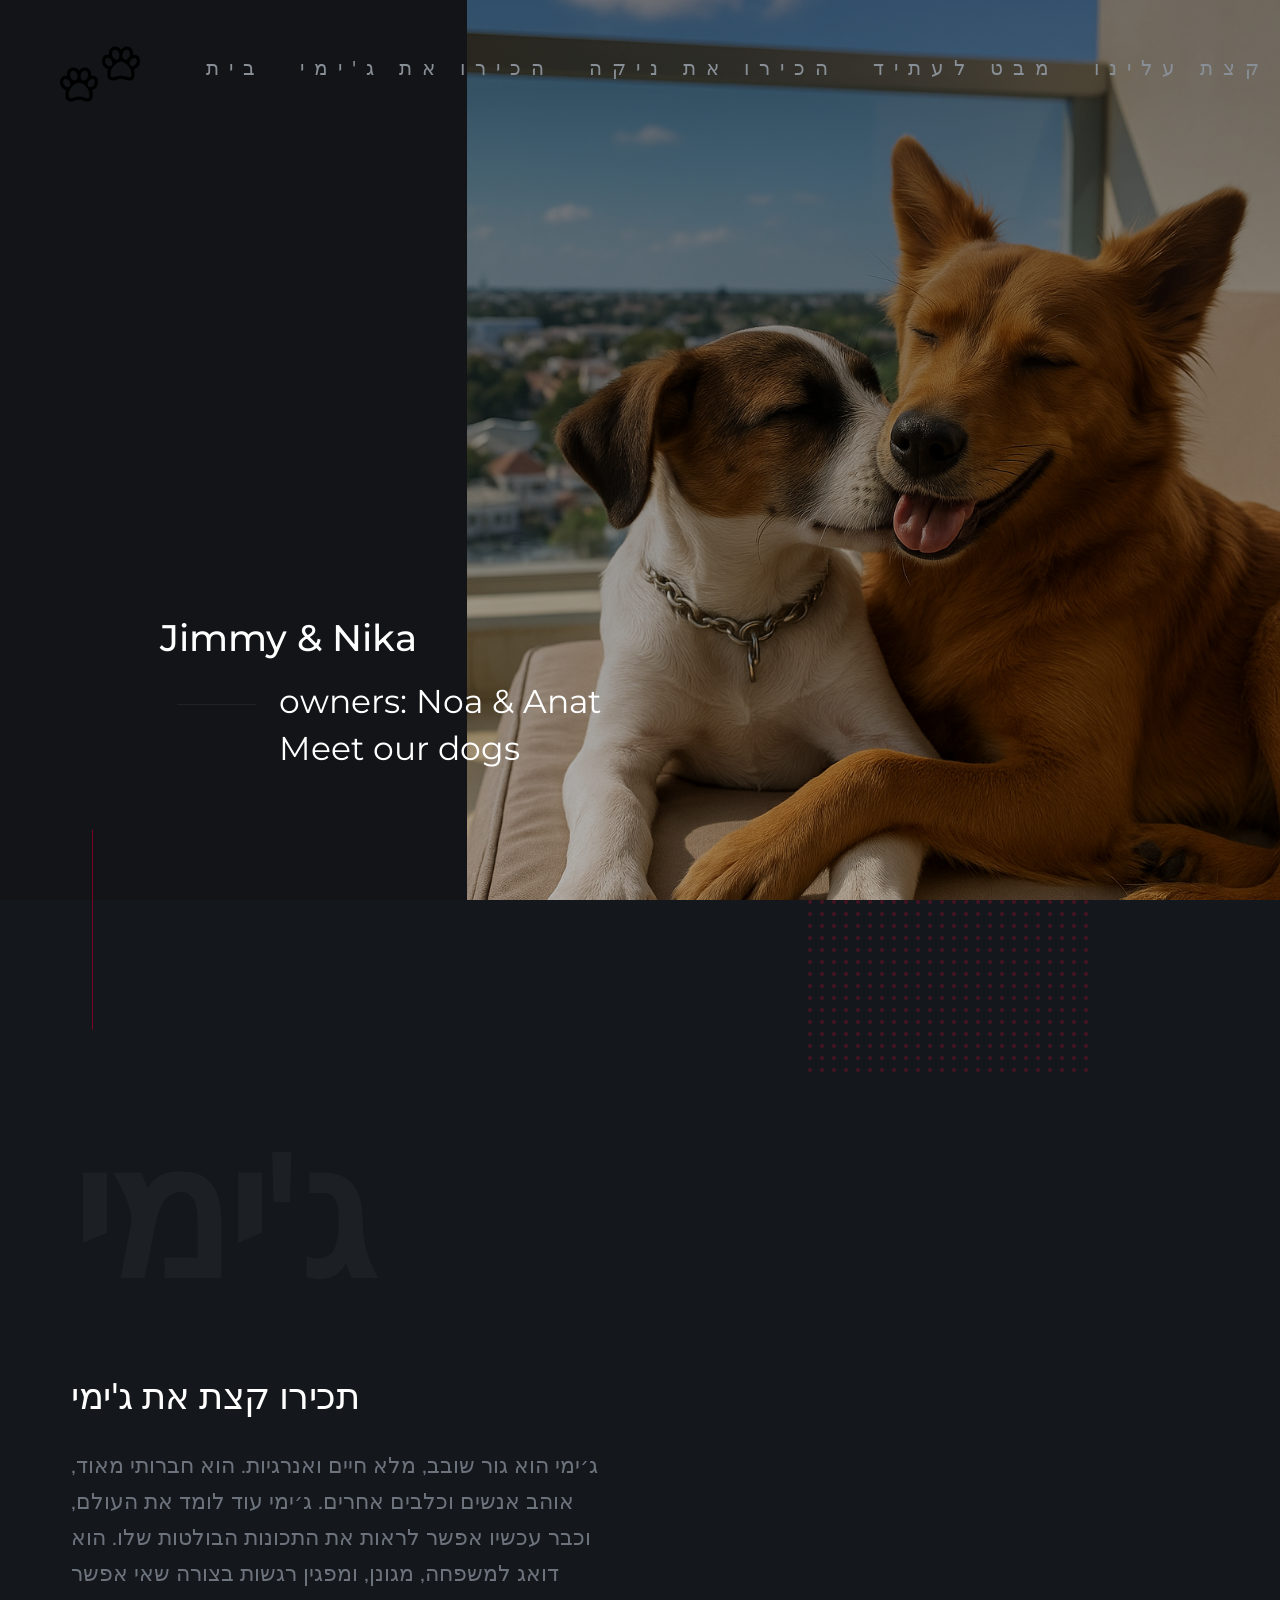
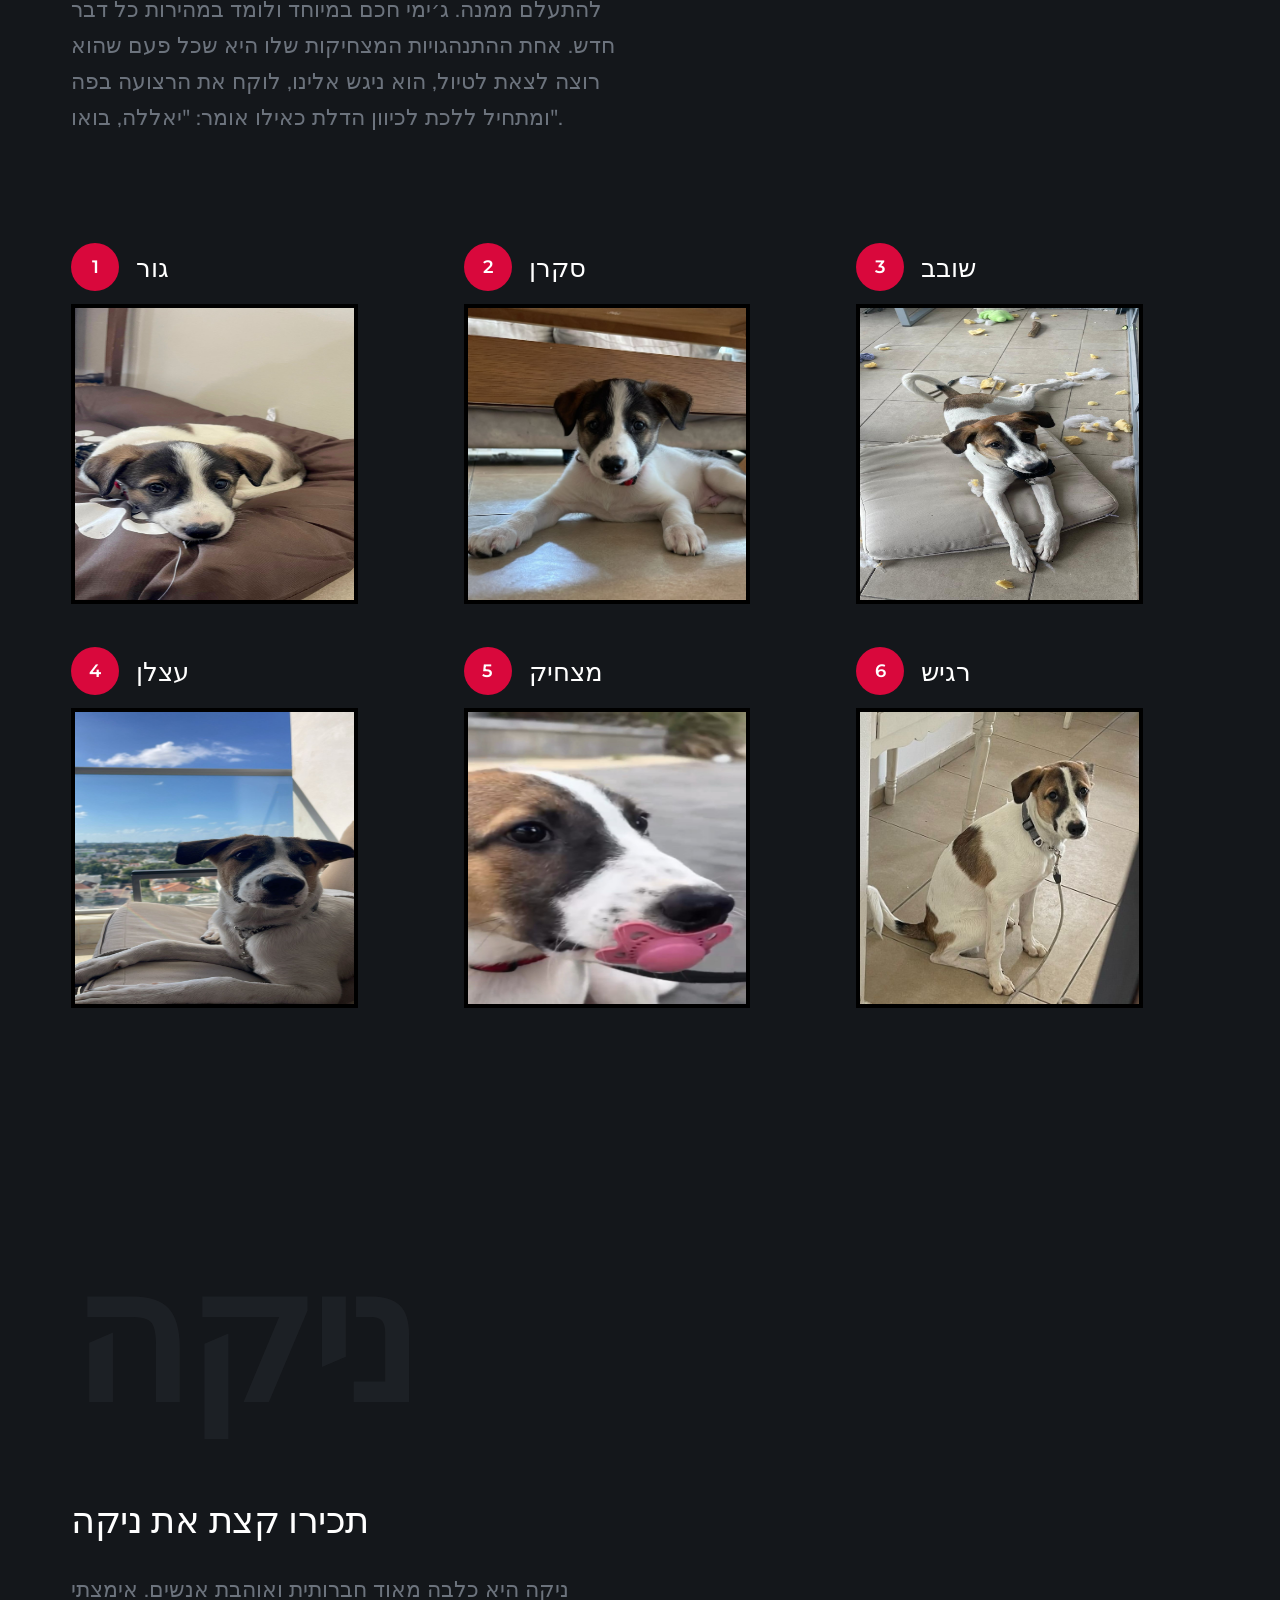
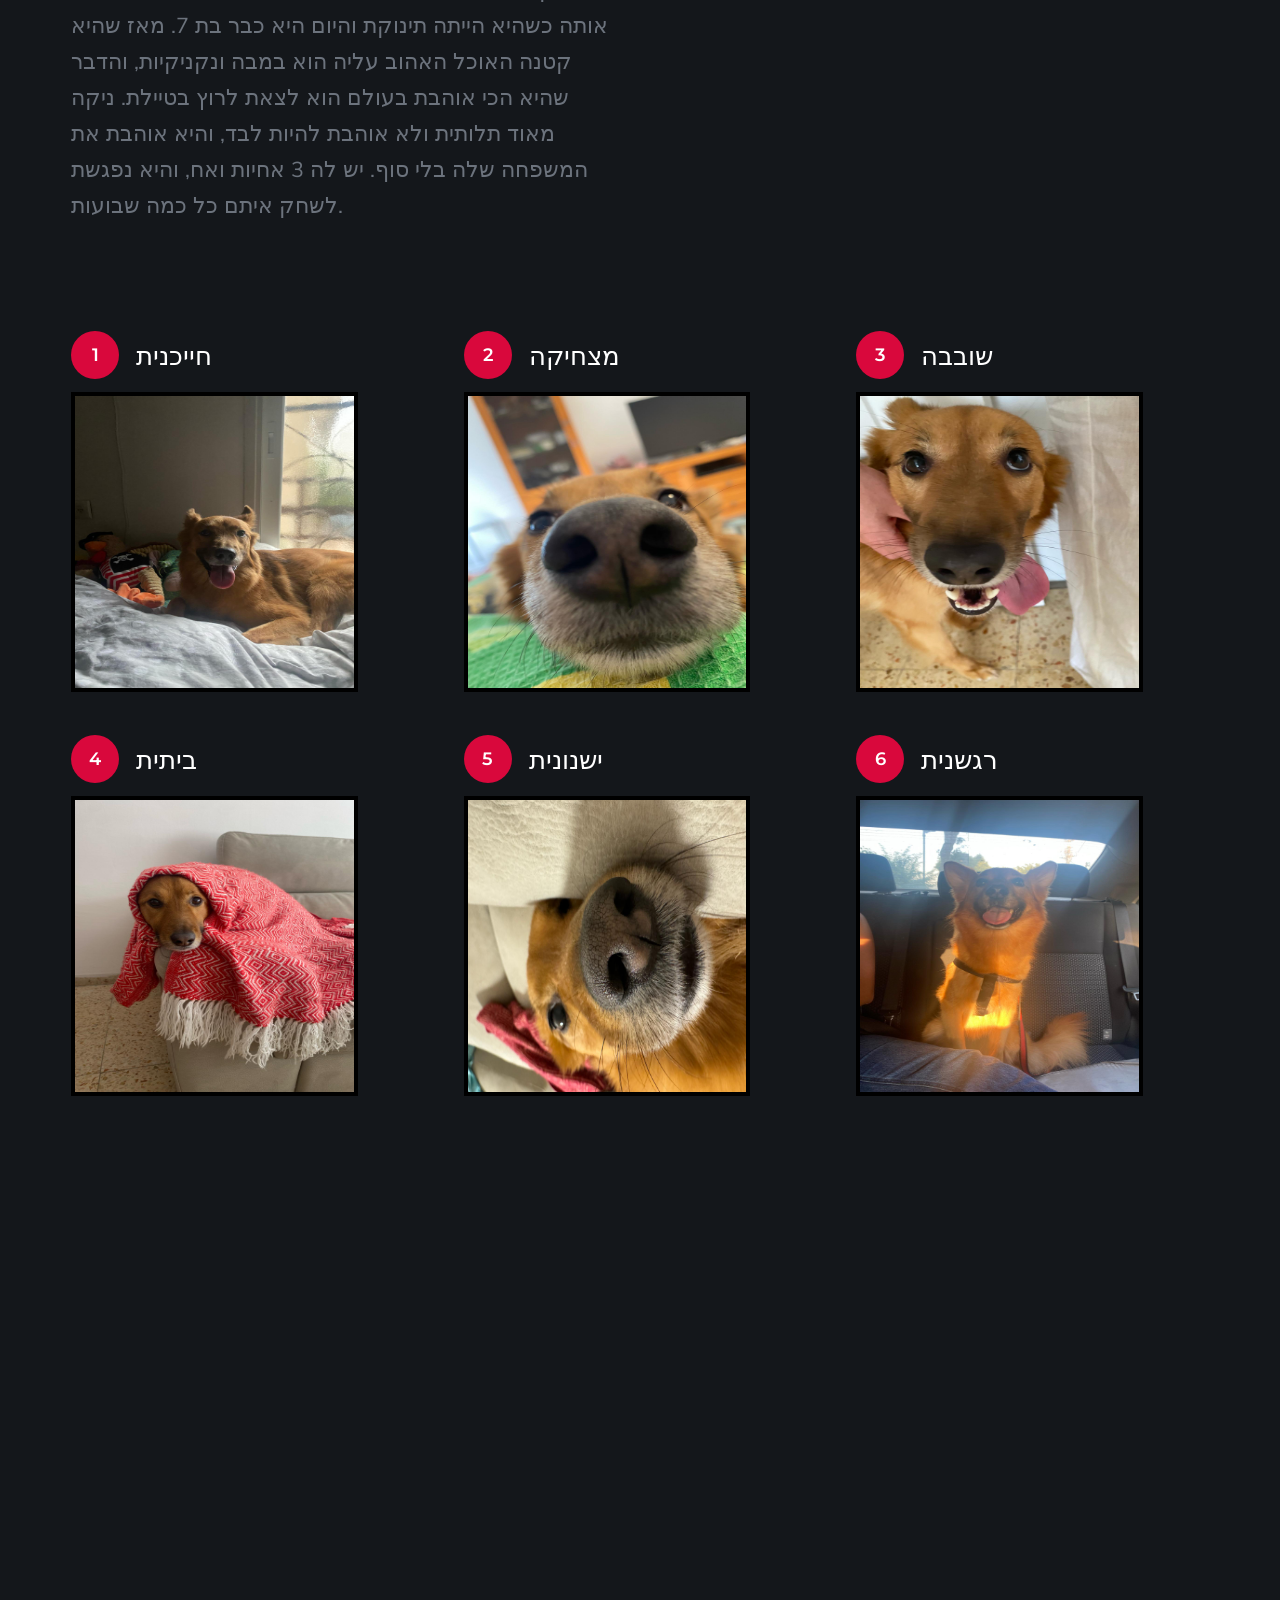
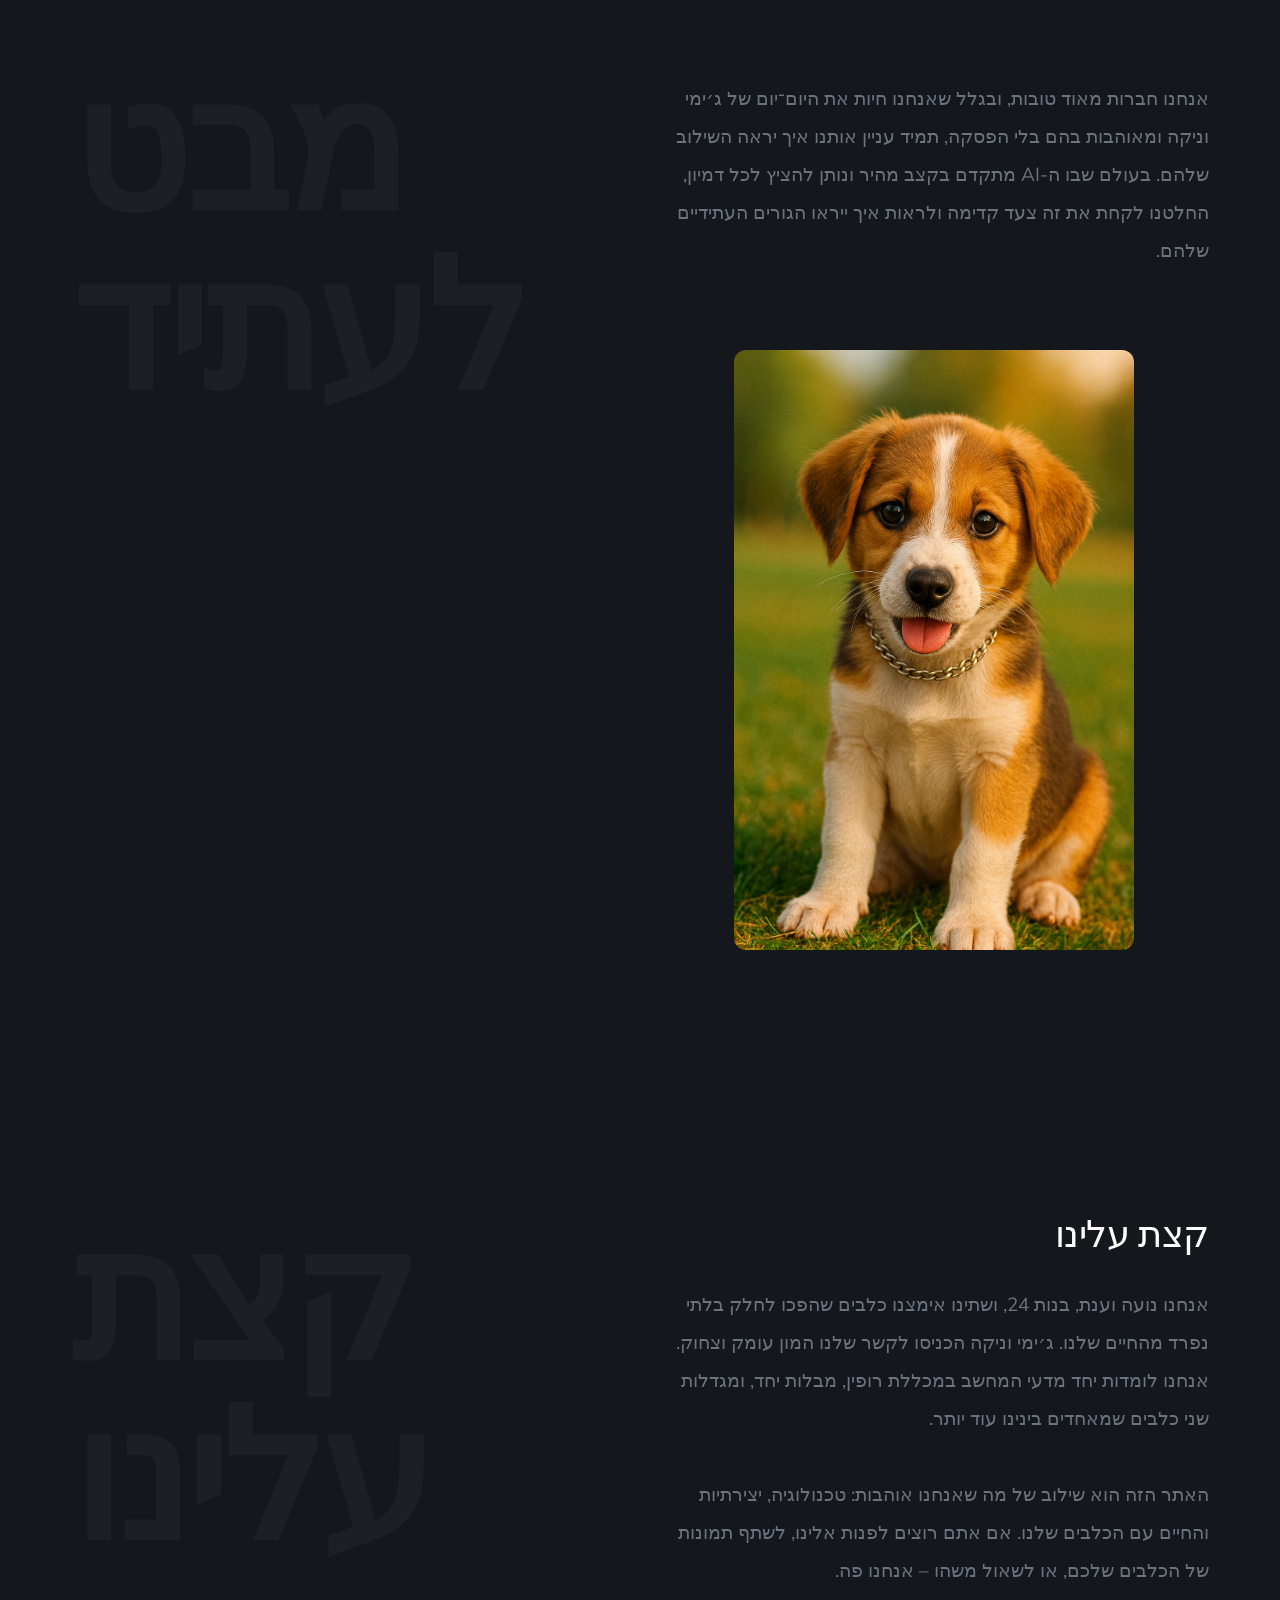
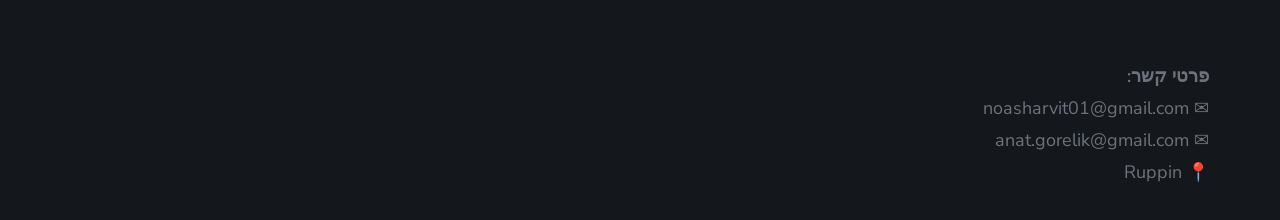
<file: Flare_1_0_0/index.html>
<!DOCTYPE html>
<html class="no-js" lang="en">
<head>
    <!--- basic page needs
    ================================================ -->
    <meta charset="utf-8">
    <title>Jimmy & Nika</title>
    <meta name="description" content="">
    <meta name="author" content="">

    <!-- mobile specific metas
    ================================================== -->
    <meta name="viewport" content="width=device-width, initial-scale=1">

    <!-- CSS
    ================================================== -->
    <link rel="stylesheet" href="css/styles.css">
    <link rel="stylesheet" href="css/vendor.css">

    <!-- script
    ================================================== -->
    <script src="js/modernizr.js"></script>
    <script defer src="js/fontawesome/all.min.js"></script>

    <!-- favicons
    ================================================== -->
    <link rel="apple-touch-icon" sizes="180x180" href="apple-touch-icon.png">
    <link rel="icon" type="image/png" sizes="32x32" href="favicon-32x32.png">
    <link rel="icon" type="image/png" sizes="16x16" href="favicon-16x16.png">
    <link rel="manifest" href="site.webmanifest">

</head>

<body id="top">
    <!-- preloader
    ================================================== -->
    <!-- <div id="preloader">
        <div id="loader" class="dots-fade">
            <div></div>
            <div></div>
            <div></div>
        </div>
    </div> -->


    <!-- header
    ================================================== -->
    <header class="s-header">

        <div class="s-header__logo">
            <a href="index.html">
                <img src="images/home-page-logo.png" alt="Homepage">
            </a>
        </div>

        <div class="s-header__content">

            <nav class="s-header__nav-wrap">
                <ul class="s-header__nav">
                    <li><a class="smoothscroll" href="#hero" title="Intro">בית</a></li>
                    <li><a class="smoothscroll" href="#aboutJimmy" title="aboutJimmy">הכירו את ג'ימי </a></li>
                    <li><a class="smoothscroll" href="#aboutNika" title="aboutNika">הכירו את ניקה</a></li>
                    <li><a class="smoothscroll" href="#future" title="future">מבט לעתיד</a></li>
                    <li><a class="smoothscroll" href="#aboutUs" title="aboutUs">קצת עלינו</a></li>
                </ul>
            </nav> <!-- end s-header__nav-wrap -->

        </div> <!-- end header-content -->

        <a class="s-header__menu-toggle" href="#0"><span>Menu</span></a>

    </header> <!-- end s-header -->
    <!-- hero
    ================================================== -->
    <section id="hero" class="s-hero target-section">

        <div class="s-hero__bg">
            <div class="gradient-overlay"></div>
        </div>

        <div class="row s-hero__content">
            <div class="column">
                <h2>Jimmy & Nika</h2>

                <div class="s-dogs-content-about">
                    <p>
                        owners: Noa & Anat <br>
                        Meet our dogs <br>
                    </p>
                </div>
            </div>
        </div>

    </section> <!-- end s -->
    <!-- aboutJimmy
    ================================================== -->
    <section id="aboutJimmy" class="s-about">

        <div class="horizontal-line"></div>

        <div class="row">
            <div class="column large-12">

                <div class="section-title" data-num="ג'ימי" data-aos="fade-up">
                </div>
            </div>

       <div class="column large-6 w-900-stack s-about__intro-text">

    <h1 class="display-1" data-aos="fade-up">
        תכירו קצת את ג'ימי
    </h1>

    <p class="lead jimmy-text" data-aos="fade-up">
        ג׳ימי הוא גור שובב, מלא חיים ואנרגיות. הוא חברותי מאוד, אוהב אנשים וכלבים אחרים.
        ג׳ימי עוד לומד את העולם, וכבר עכשיו אפשר לראות את התכונות הבולטות שלו. הוא דואג למשפחה,
        מגונן, ומפגין רגשות בצורה שאי אפשר להתעלם ממנה.  
        ג׳ימי חכם במיוחד ולומד במהירות כל דבר חדש. אחת ההתנהגויות המצחיקות שלו היא שכל פעם שהוא רוצה
        לצאת לטיול, הוא ניגש אלינו, לוקח את הרצועה בפה ומתחיל ללכת לכיוון הדלת כאילו אומר: "יאללה, בואו".
    </p>

</div>

        </div>

        <div class="row block-large-1-3 block-tab-full s-about__process item-list">
            <div class="column item item-process" data-aos="fade-up">
                <h3 class="item-title">גור</h3>
                <p>
                <img src="images/JimmyBaby.jpeg" class="JimmyPhoto">
                </p>
            </div>
            <div class="column item item-process" data-aos="fade-up">
                <h3 class="item-title">סקרן</h3>
                <p>
                  <img src="images/JimmyModel.jpeg" class="JimmyPhoto">
                </p>
            </div>
            <div class="column item item-process" data-aos="fade-up">
                <h3 class="item-title">שובב</h3>
                <p>
                <img src="images/Jimmy1.jpeg" class="JimmyPhoto">

                </p>
            </div>
            <div class="column item item-process" data-aos="fade-up">
                <h3 class="item-title">עצלן</h3>
                <p>
                  <img src="images/Jimmy2.jpeg" class="JimmyPhoto">

                </p>
            </div>
             <div class="column item item-process" data-aos="fade-up">
                <h3 class="item-title">מצחיק</h3>
                <p>
                  <img src="images/Jimmy3.jpeg" class="JimmyPhoto">

                </p>
            </div> <div class="column item item-process" data-aos="fade-up">
                <h3 class="item-title">רגיש</h3>
                <p>
                  <img src="images/JimmySad.jpeg" class="JimmyPhoto">

                </p>
            </div>
        </div>

    </section> <!-- end s-about -->
    <!-- aboutNika
    ================================================== -->
    <section id="aboutNika" class="s-services">

        <div class="row">
            <div class="column large-12">
                <div class="section-title" data-num="ניקה" data-aos="fade-up">
                </div>
            </div>
         
      <div class="column large-6 w-900-stack s-about__intro-text">

    <h1 class="display-1" data-aos="fade-up">
        תכירו קצת את ניקה
    </h1>

    <p class="lead nika-text" data-aos="fade-up">
        ניקה היא כלבה מאוד חברותית ואוהבת אנשים. אימצתי אותה כשהיא הייתה תינוקת והיום היא כבר בת 7.
        מאז שהיא קטנה האוכל האהוב עליה הוא במבה ונקניקיות, והדבר שהיא הכי אוהבת בעולם הוא לצאת לרוץ בטיילת.
        ניקה מאוד תלותית ולא אוהבת להיות לבד, והיא אוהבת את המשפחה שלה בלי סוף. יש לה 3 אחיות ואח, והיא נפגשת לשחק איתם כל כמה שבועות.
    </p>

</div>

        </div>

        <div class="row block-large-1-3 block-tab-full s-about__process item-list">
            <div class="column item item-process" data-aos="fade-up">
                <h3 class="item-title">חייכנית</h3>
                <p>
                <img src="images/Nika1.jpeg" class="NikaPhoto">
                </p>
            </div>
            <div class="column item item-process" data-aos="fade-up">
                <h3 class="item-title">מצחיקה</h3>
                <p>
                  <img src="images/Nika2.jpeg" class="NikaPhoto">
                </p>
            </div>
            <div class="column item item-process" data-aos="fade-up">
                <h3 class="item-title">שובבה</h3>
                <p>
                <img src="images/Nika3.jpeg" class="NikaPhoto">
                </p>
            </div>
            <div class="column item item-process" data-aos="fade-up">
                <h3 class="item-title">ביתית</h3>
                <p>
                  <img src="images/Nika4.jpeg" class="NikaPhoto">
                </p>
            </div>
             <div class="column item item-process" data-aos="fade-up">
                <h3 class="item-title">ישנונית</h3>
                <p>
                  <img src="images/Nika5.jpeg" class="NikaPhoto">
                </p>
            </div>
             <div class="column item item-process" data-aos="fade-up">
                <h3 class="item-title">רגשנית</h3>
                <p>
                  <img src="images/Nika6.jpeg" class="NikaPhoto">
                </p>
            </div>
        </div>


    </section> <!-- end s-about -->
<section id="future" class="s-portfolio">
<section id="aboutUs" class="s-portfolio">

    <div class="row s-porfolio__top">

        <div class="column large-6 w-900-stack">
            <div class="section-title" data-num="מבט לעתיד" data-aos="fade-up"></div>
        </div>

       <div class="column large-6 w-900-stack s-about__intro-text about-us-block">

    <h1 class="display-1" data-aos="fade-up">
    </h1>

      <p class="lead about-us-text" data-aos="fade-up">
   אנחנו חברות מאוד טובות, ובגלל שאנחנו חיות את היום־יום של ג׳ימי וניקה
                ומאוהבות בהם בלי הפסקה, תמיד עניין אותנו איך יראה השילוב שלהם.
                בעולם שבו ה-AI מתקדם בקצב מהיר ונותן להציץ לכל דמיון,
                החלטנו לקחת את זה צעד קדימה ולראות איך ייראו הגורים העתידיים שלהם.
        </p>


    <div class="row s-portfolio__list">
        <div class="column large-12 w-900-stack" data-aos="fade-up">
            <div class="future-image-wrapper">
                <img src="images/NewBorn2.png" alt="New Born" class="future-image">
            </div>
        </div>
    </div>

</section>



<section id="aboutUs" class="s-portfolio">

    <div class="row s-porfolio__top">

        <div class="column large-6 w-900-stack">
            <div class="section-title" data-num="קצת עלינו" data-aos="fade-up"></div>
        </div>

       <div class="column large-6 w-900-stack s-about__intro-text about-us-block">

    <h1 class="display-1" data-aos="fade-up">
        קצת עלינו
    </h1>

      <p class="lead about-us-text" data-aos="fade-up">
         אנחנו נועה וענת, בנות 24, ושתינו אימצנו כלבים שהפכו לחלק בלתי נפרד מהחיים שלנו.
        ג׳ימי וניקה הכניסו לקשר שלנו המון עומק
        וצחוק. אנחנו לומדות יחד מדעי המחשב במכללת רופין,
        מבלות יחד, ומגדלות שני כלבים שמאחדים בינינו עוד יותר.
        <br><br>
        האתר הזה הוא שילוב של מה שאנחנו אוהבות: טכנולוגיה, יצירתיות והחיים עם הכלבים שלנו.
        אם אתם רוצים לפנות אלינו, לשתף תמונות של הכלבים שלכם, או לשאול משהו – אנחנו פה.
        <br><br>
        </p>
   
        <strong>פרטי קשר:</strong><br>
        ✉ noasharvit01@gmail.com<br>
        ✉ anat.gorelik@gmail.com<br>
        📍 Ruppin
    </p>

</div>

</section>
    <div class="ss-go-top">
        <a class="smoothscroll" title="Back to Top" href="#top">
            top
        </a>
    </div>
    <script src="js/jquery-3.2.1.min.js"></script>
    <script src="js/plugins.js"></script>
    <script src="js/main.js"></script>

</body>

</html>
</file>
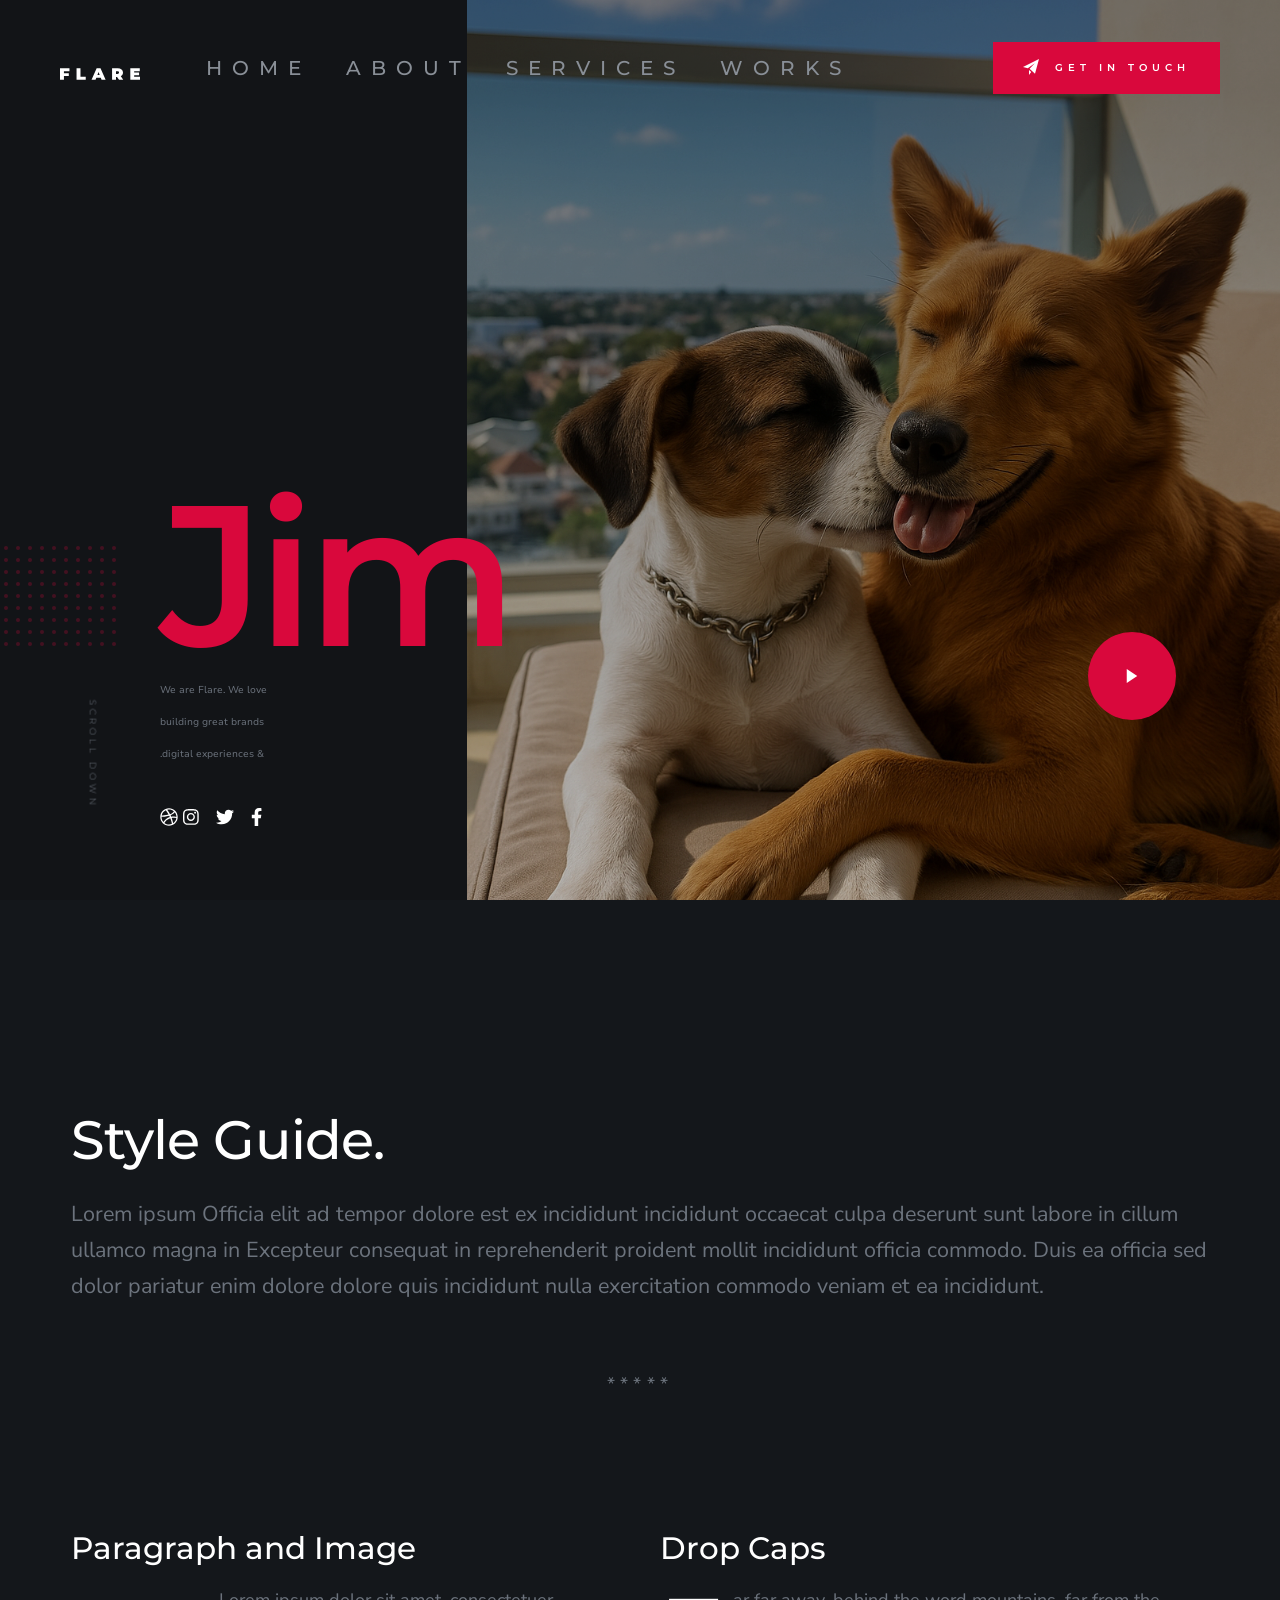
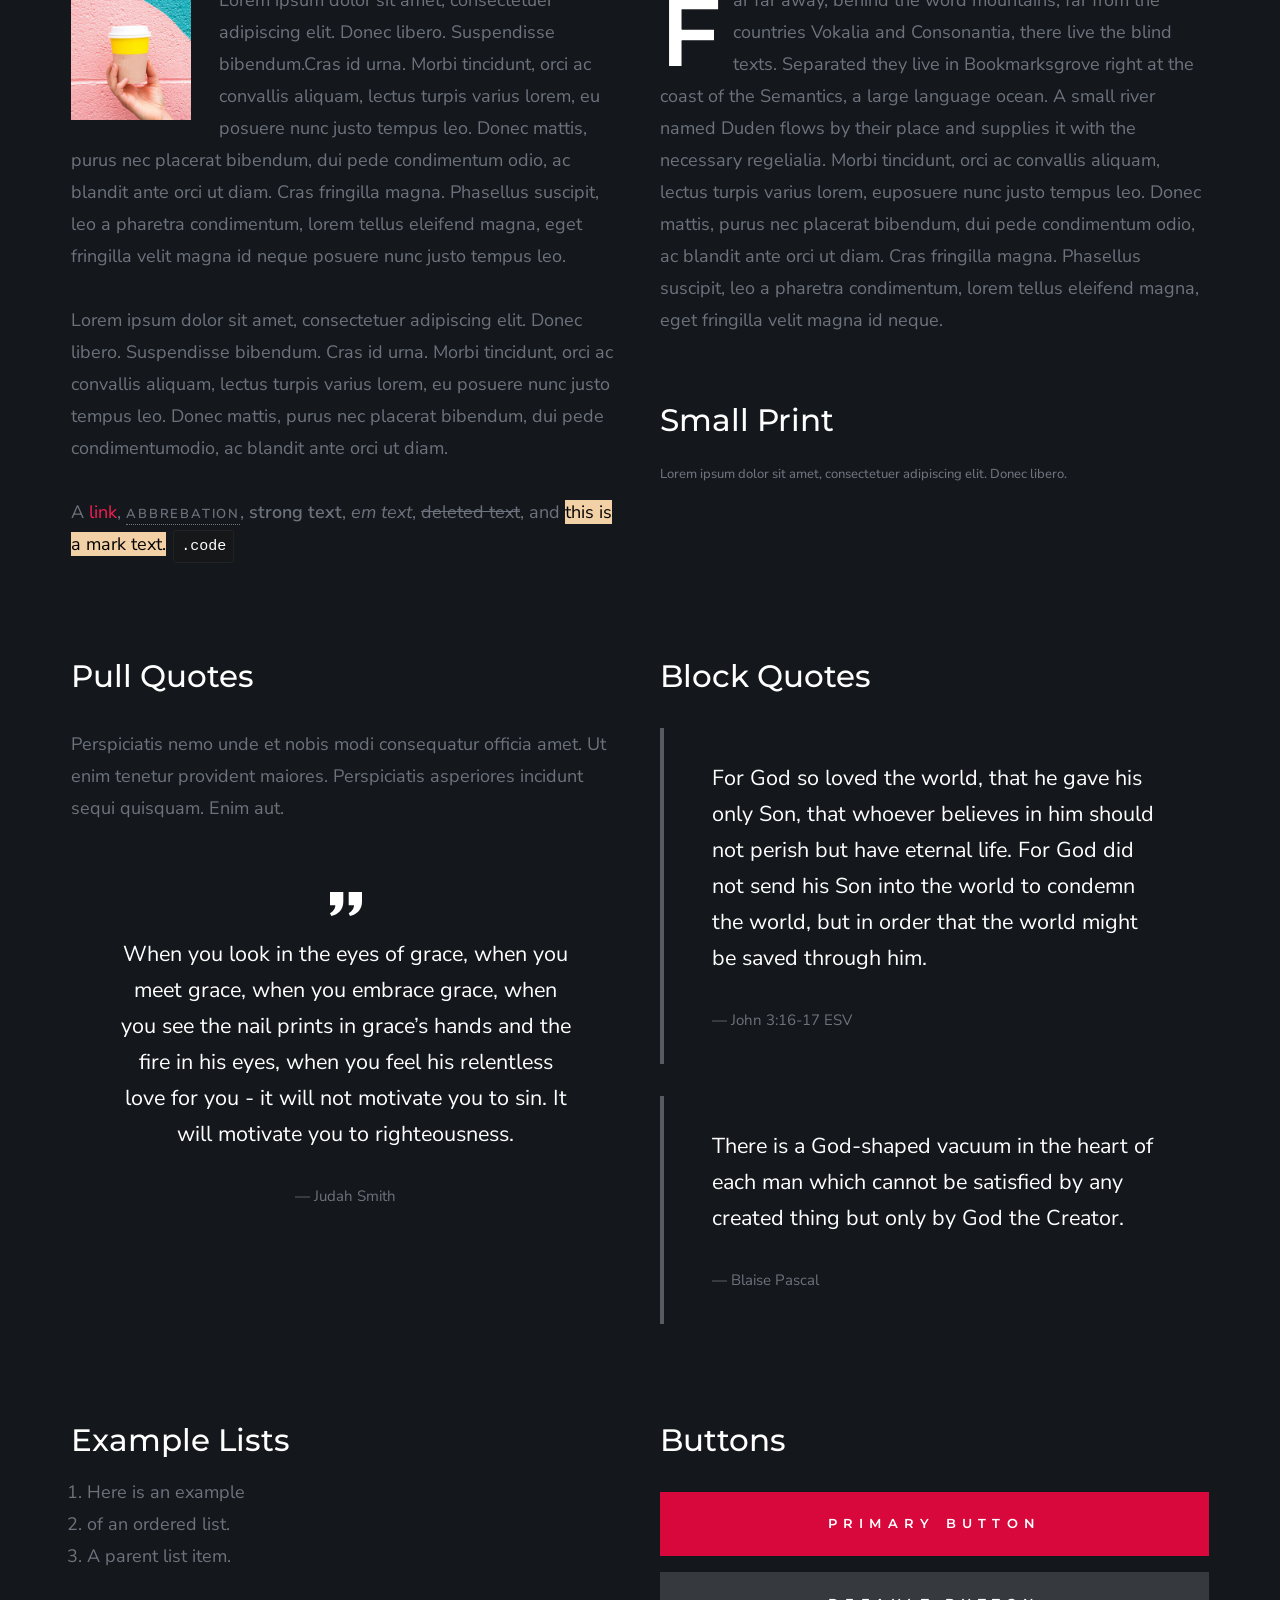
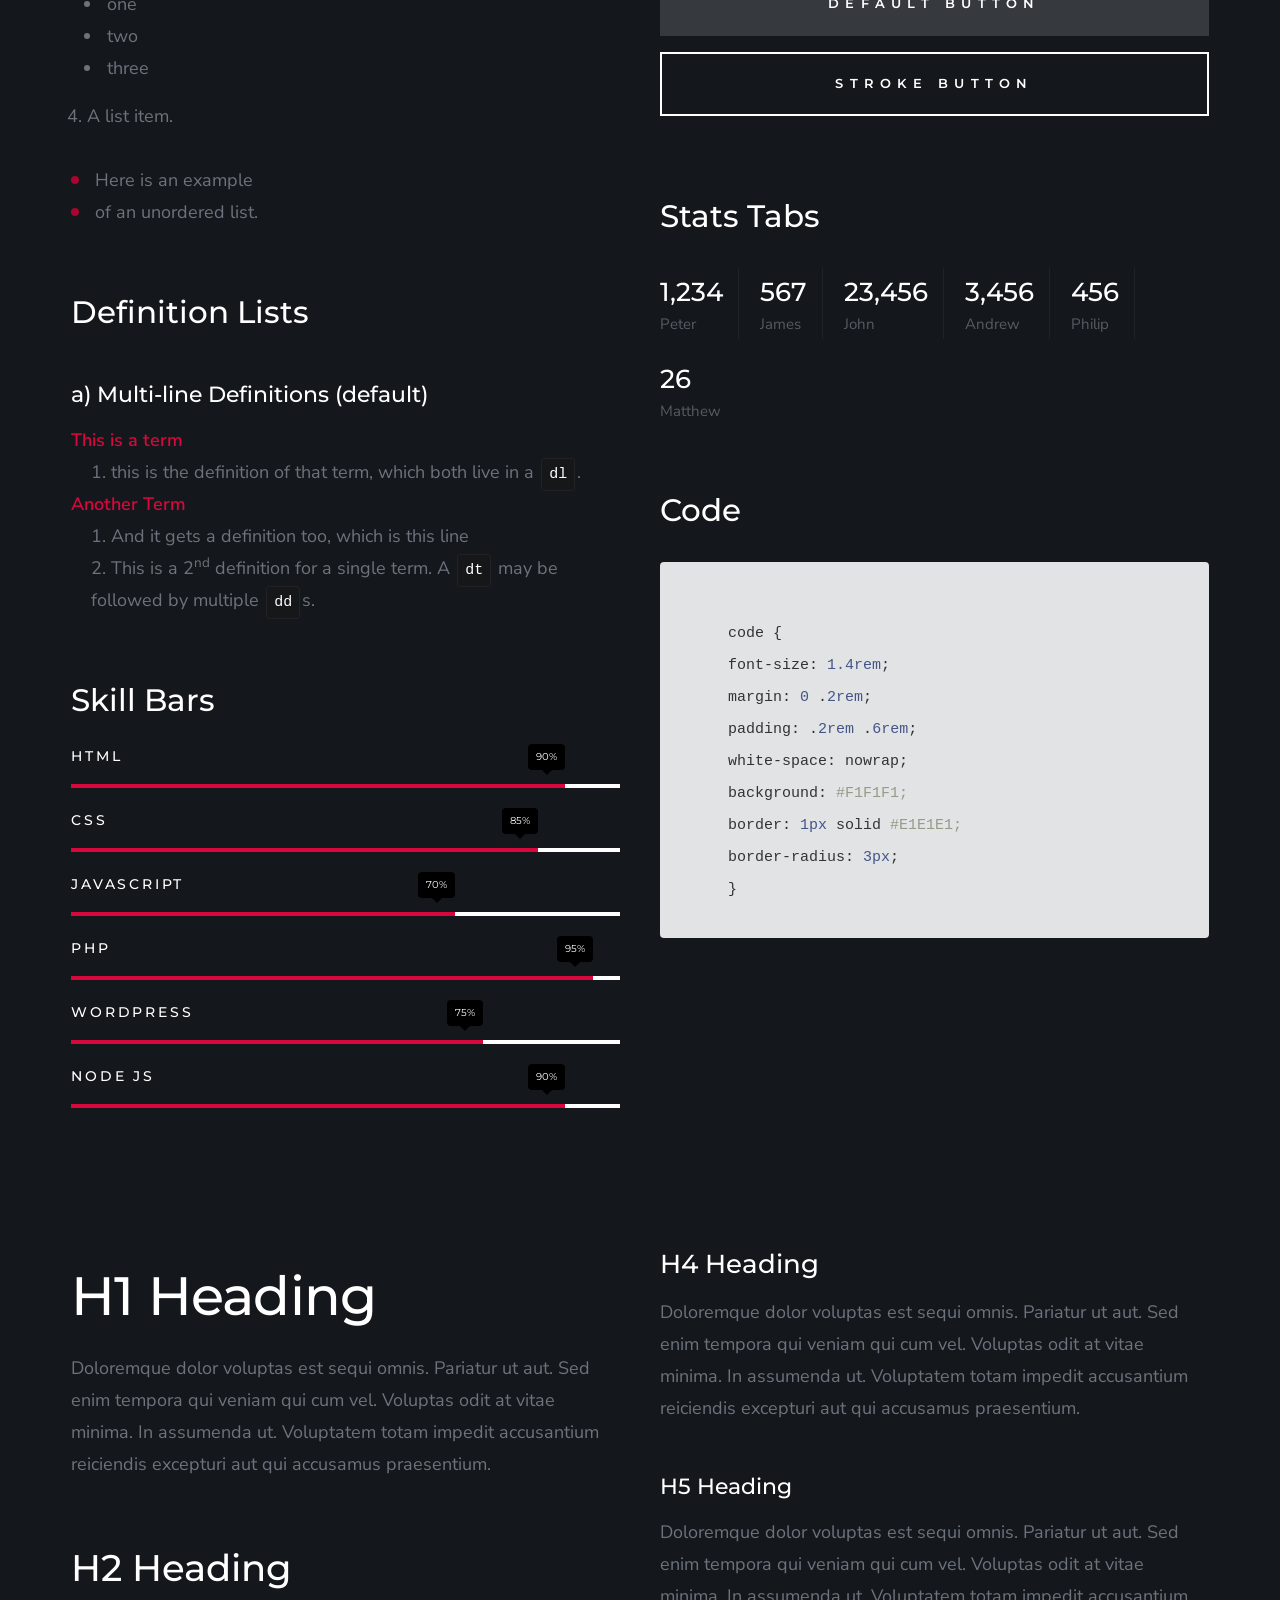
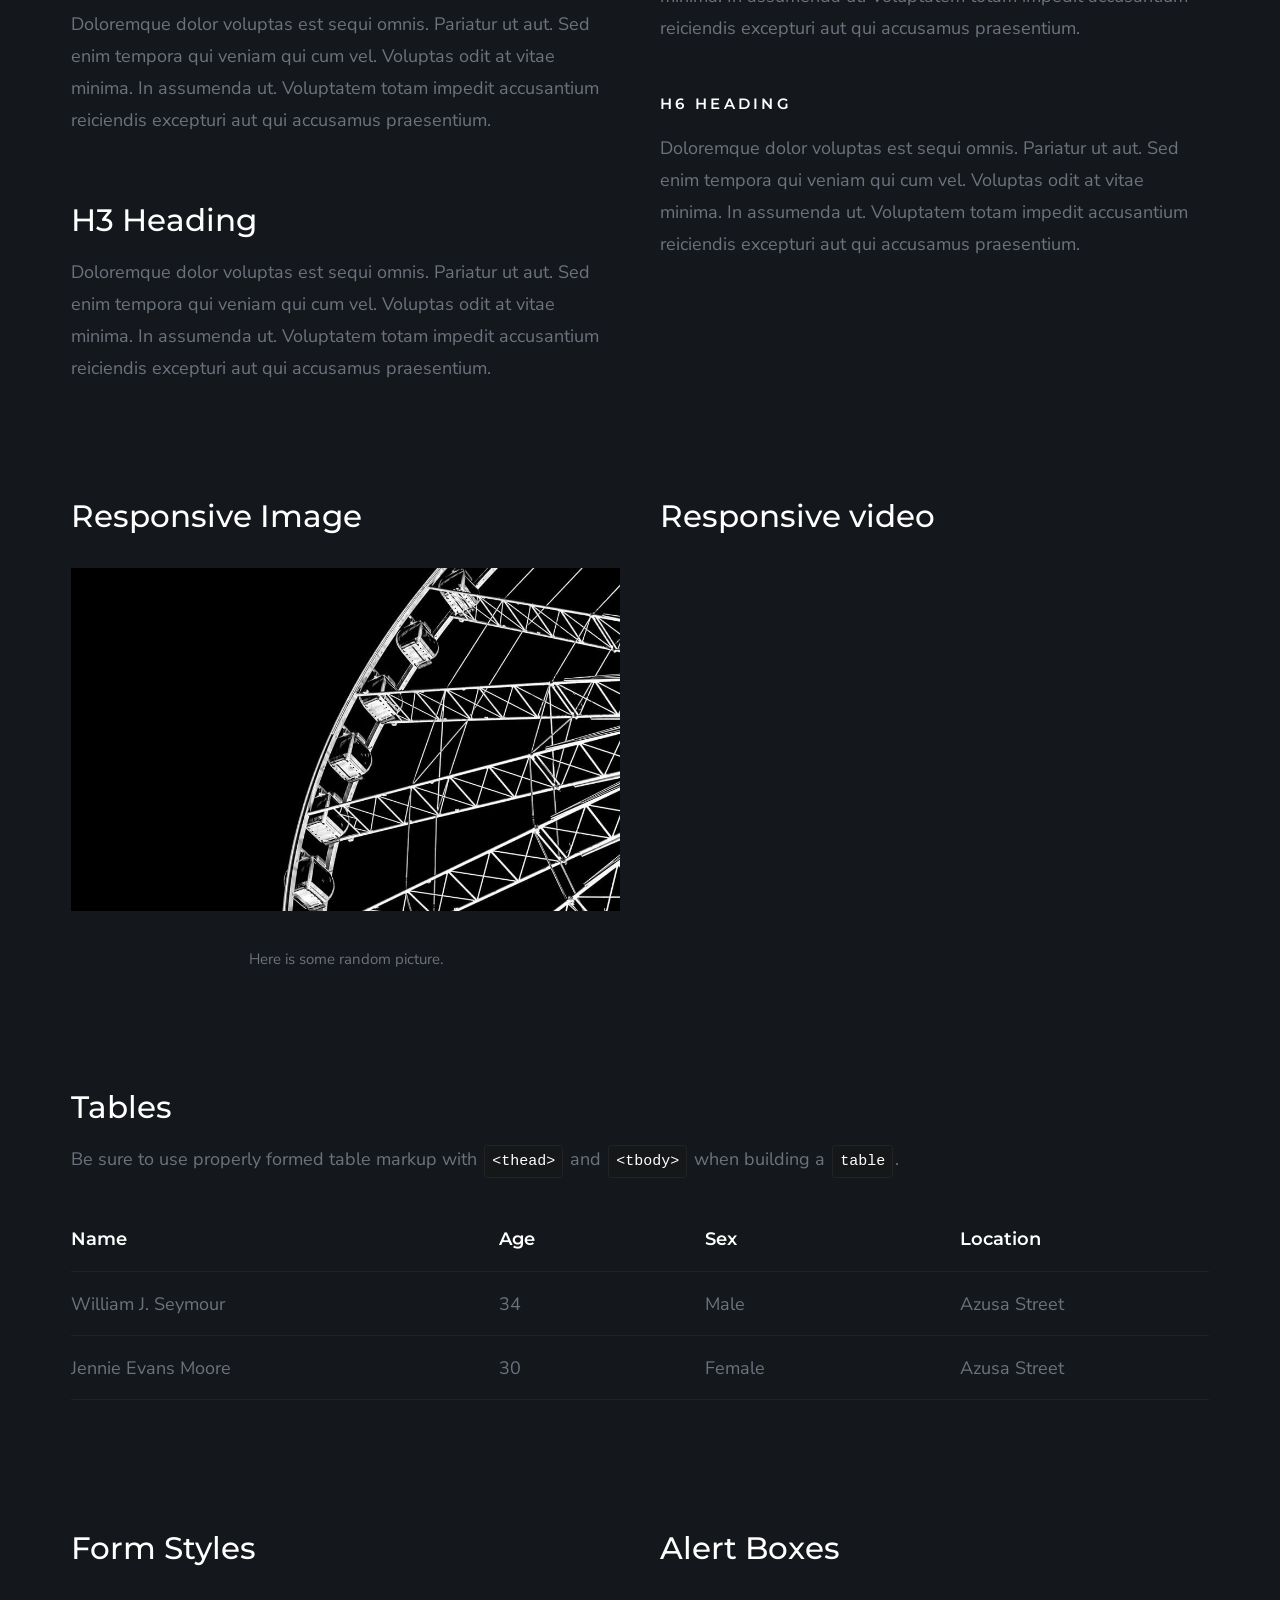
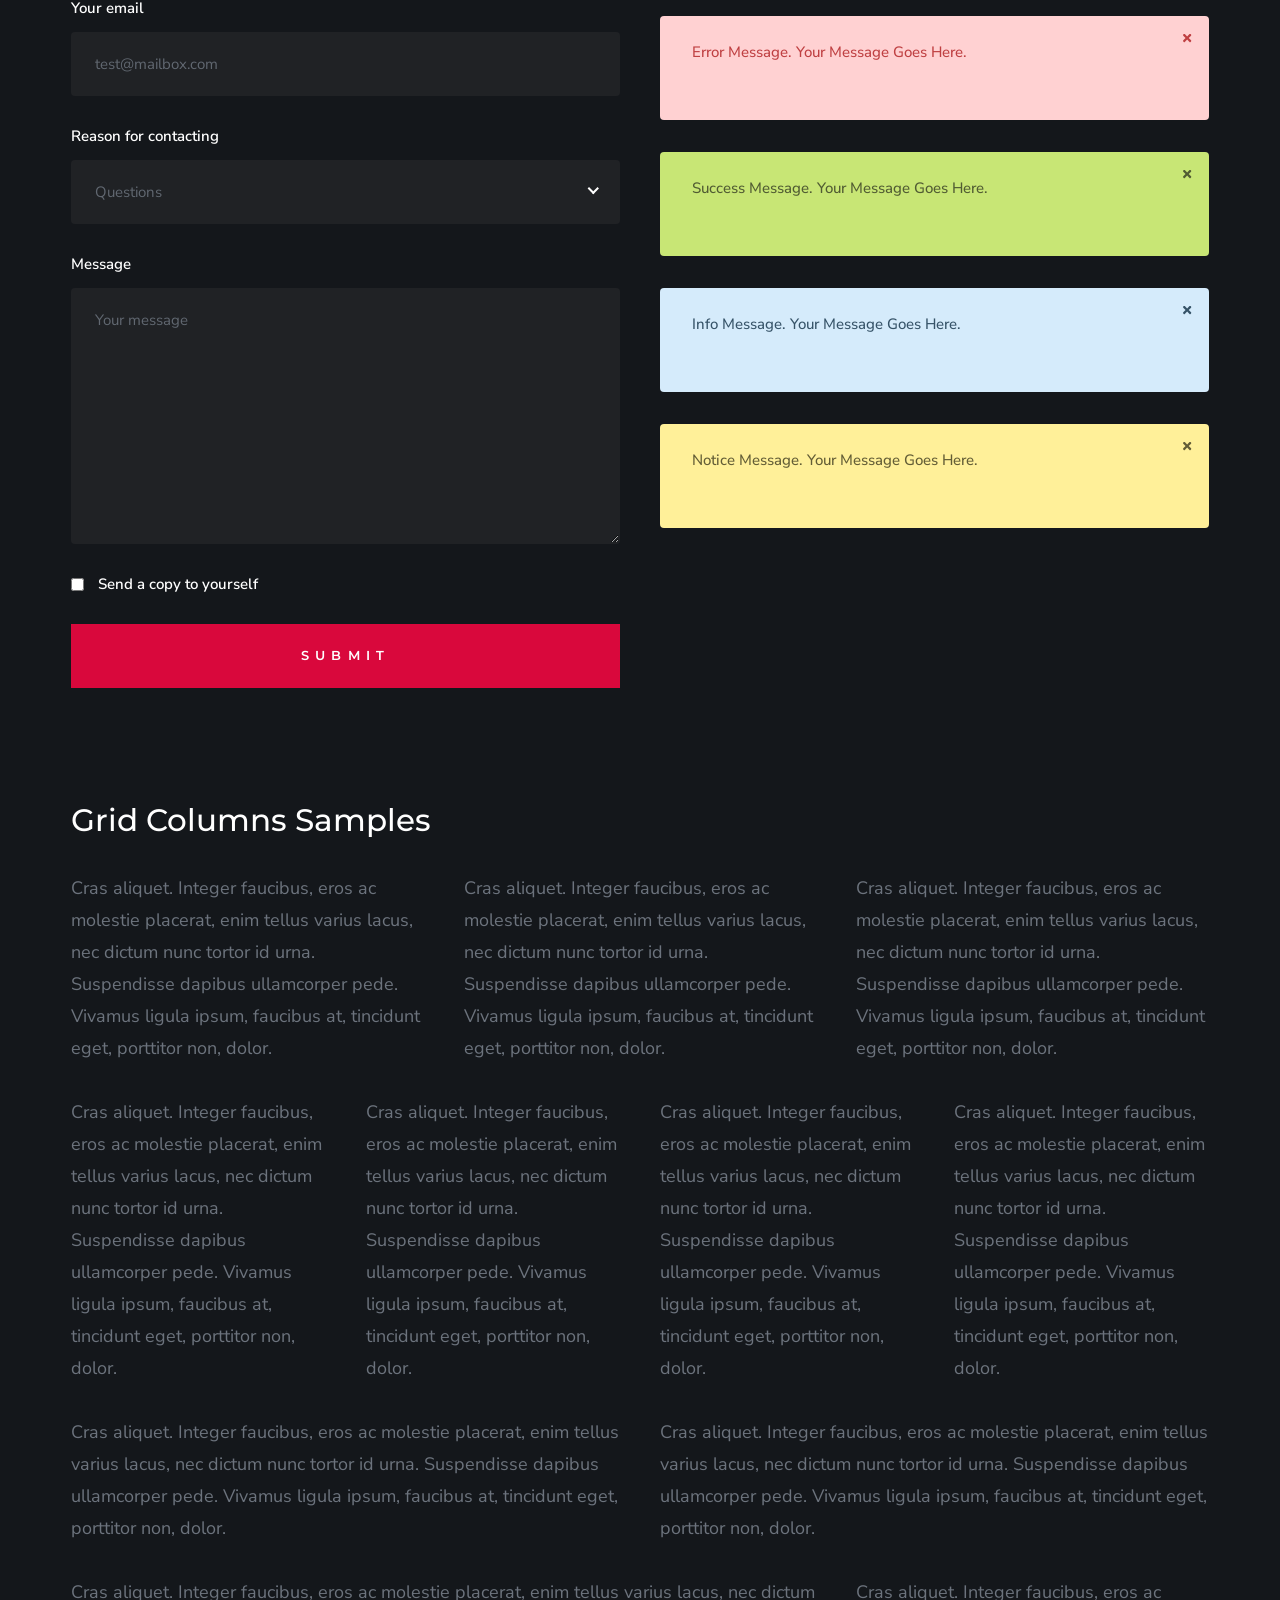
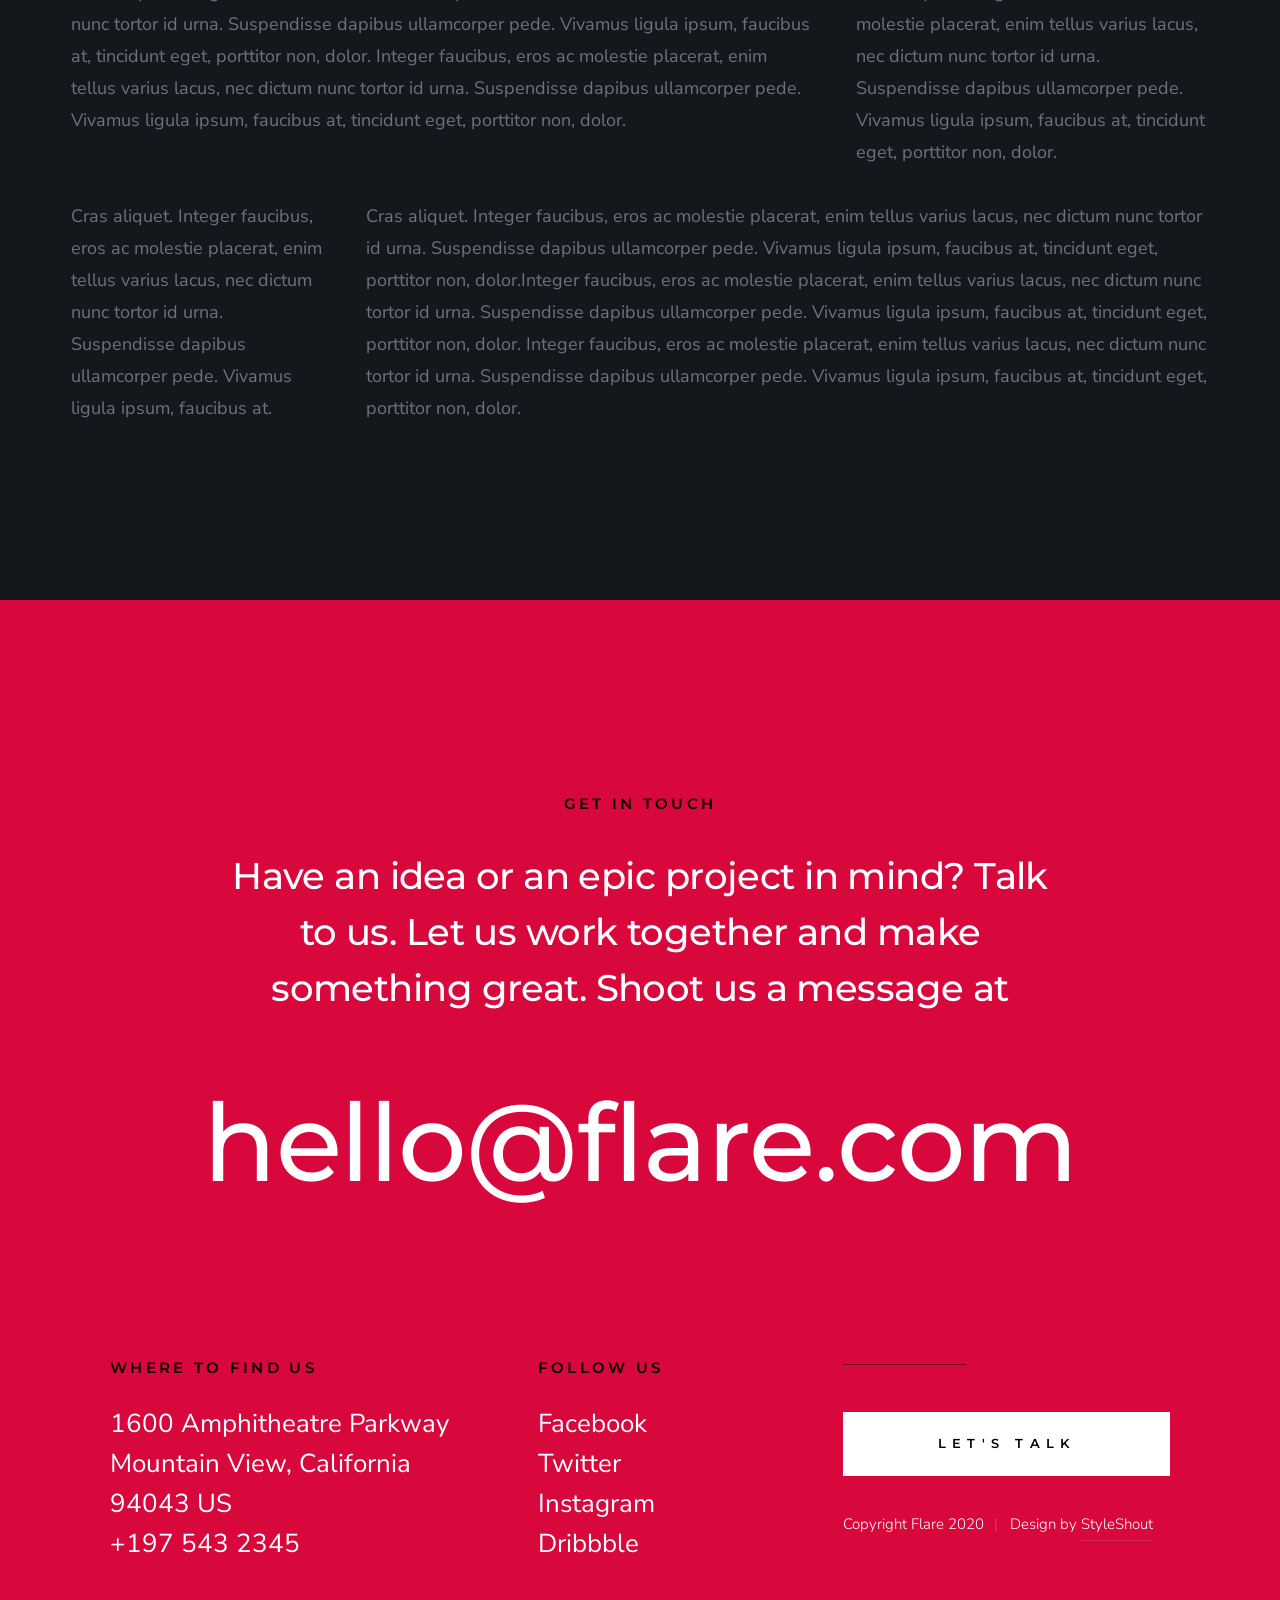
<file: Flare_1_0_0/styles.html>
<!DOCTYPE html>
<html class="no-js" lang="en">
<head>

    <!--- basic page needs
    ================================================== -->
    <meta charset="utf-8">
    <title>Flare - Styles</title>
    <meta name="description" content="">
    <meta name="author" content="">

    <!-- mobile specific metas
    ================================================== -->
    <meta name="viewport" content="width=device-width, initial-scale=1">

    <!-- CSS
    ================================================== -->
    <link rel="stylesheet" href="css/styles.css">
    <link rel="stylesheet" href="css/vendor.css">

    <style type="text/css" media="screen">
        .s-styles { 
            background-color: var(--color-bg);
            padding-top: calc(6.5 * var(--space));
            padding-bottom: calc(4.5 * var(--space));
            position: relative;
        }
        .s-styles .intro h1 {
            margin-top: 0;
        }
    </style>

    <!-- script
    ================================================== -->
    <script src="js/modernizr.js"></script>
    <script defer src="js/fontawesome/all.min.js"></script>

    <!-- favicons
    ================================================== -->
    <link rel="apple-touch-icon" sizes="180x180" href="apple-touch-icon.png">
    <link rel="icon" type="image/png" sizes="32x32" href="favicon-32x32.png">
    <link rel="icon" type="image/png" sizes="16x16" href="favicon-16x16.png">
    <link rel="manifest" href="site.webmanifest">

</head>

<body id="top">


    <!-- preloader
    ================================================== -->
    <div id="preloader">
        <div id="loader" class="dots-fade">
            <div></div>
            <div></div>
            <div></div>
        </div>
    </div>


    <!-- header
    ================================================== -->
    <header class="s-header">

        <div class="s-header__logo">
            <a href="index.html">
                <img src="images/logo.svg" alt="Homepage">
            </a>
        </div>

        <div class="s-header__content">
    
            <nav class="s-header__nav-wrap">
                <ul class="s-header__nav">
                    <li><a href="index.html#hero" title="Intro">Home</a></li>
                    <li><a href="index.html#about" title="About">About</a></li>
                    <li><a href="index.html#services" title="Services">Services</a></li>
                    <li><a href="index.html#portfolio" title="Works">Works</a></li>
                </ul>
            </nav> <!-- end s-header__nav-wrap -->

            <a href="mailto:#0" class="btn btn--primary btn--small">
                <svg xmlns="http://www.w3.org/2000/svg" width="24" height="24" viewBox="0 0 24 24"><path d="M24 0l-6 22-8.129-7.239 7.802-8.234-10.458 7.227-7.215-1.754 24-12zm-15 16.668v7.332l3.258-4.431-3.258-2.901z"/></svg>
                Get In Touch
            </a>

        </div> <!-- end header-content -->

        <a class="s-header__menu-toggle" href="#0"><span>Menu</span></a>

    </header> <!-- end s-header -->


    <!-- hero
    ================================================== -->
    <section id="hero" class="s-hero target-section">

        <div class="s-hero__bg">
            <div class="gradient-overlay"></div>
        </div>

        <div class="row s-hero__content">
            <div class="column">

                <h1>Jim</h1>
                <div class="s-hero__content-about">

                    <p>
                    We are Flare. We love <br>
                    building great brands <br>
                    & digital experiences.
                    </p>
    
                    <footer>
                        <div class="s-hero__content-social">
                            <a href="#0"><i class="fab fa-facebook-f" aria-hidden="true"></i></a>
                            <a href="#0"><i class="fab fa-twitter" aria-hidden="true"></i></a>
                            <a href="#0"><i class="fab fa-instagram" aria-hidden="true"></i></a>
                            <a href="#0"><i class="fab fa-dribbble" aria-hidden="true"></i></a>
                        </div>
                    </footer>
                </div>

            </div>
        </div>

        <div class="s-hero__video">
            <a class="s-hero__video-link" href="https://player.vimeo.com/video/117310401?color=01aef0&amp;title=0&amp;byline=0&amp;portrait=0" data-lity="">
                <svg xmlns="http://www.w3.org/2000/svg" width="24" height="24" viewBox="0 0 24 24"><path d="M21 12l-18 12v-24z"/></svg>
                <span class="s-hero__video-text">Play Video</span>
            </a>
        </div>

        <div class="s-hero__scroll">
            <a href="#styles" class="s-hero__scroll-link smoothscroll">
                Scroll Down
            </a>
        </div>

    </section> <!-- end s-hero -->


    <!-- s-styles
    ================================================== -->
    <section id="styles" class="s-styles">

        <div class="row">

            <div class="column large-12 intro">

                <h1>Style Guide.</h1>

                <p class="lead">Lorem ipsum Officia elit ad tempor dolore est ex incididunt incididunt occaecat culpa deserunt 
                sunt labore in cillum ullamco magna in Excepteur consequat in reprehenderit proident mollit incididunt officia commodo.
                Duis ea officia sed dolor pariatur enim dolore dolore quis incididunt nulla exercitation commodo veniam et ea incididunt.
                </p>

                <hr class="fancy">
            </div>

        </div> <!-- end row -->

        <div class="row">

            <div class="column large-6 tab-12">

                <h3>Paragraph and Image</h3>

                <p><a href="#"><img width="120" height="120" class="h-pull-left" alt="sample-image" src="images/sample-image.jpg"></a>
                Lorem ipsum dolor sit amet, consectetuer adipiscing elit. Donec libero. Suspendisse bibendum.Cras id urna. Morbi 
                tincidunt, orci ac convallis aliquam, lectus turpis varius lorem, eu posuere nunc justo tempus leo. Donec mattis, 
                purus nec placerat bibendum, dui pede condimentum odio, ac blandit ante orci ut diam. Cras fringilla magna. 
                Phasellus suscipit, leo a pharetra condimentum, lorem tellus eleifend magna, eget fringilla velit magna id 
                neque posuere nunc justo tempus leo. </p>

                <p>
                Lorem ipsum dolor sit amet, consectetuer adipiscing elit. Donec libero. Suspendisse bibendum. Cras id urna. 
                Morbi tincidunt, orci ac convallis aliquam, lectus turpis varius lorem, eu posuere nunc justo tempus leo. 
                Donec mattis, purus nec placerat bibendum, dui pede condimentumodio, ac blandit ante orci ut diam.	
                </p>

                <p>A <a href="#">link</a>,
                <abbr title="this really isn't a very good description">abbrebation</abbr>,
                <strong>strong text</strong>,
                <em>em text</em>,
                <del>deleted text</del>, and
                <mark>this is a mark text.</mark>
                <code>.code</code>
                </p>

            </div>

            <div class="column large-6 tab-12">

                <h3>Drop Caps</h3>

                <p class="drop-cap">Far far away, behind the word mountains, far from the countries Vokalia and Consonantia,
                there live the blind texts. Separated they live in Bookmarksgrove right at the coast of the
                Semantics, a large language ocean. A small river named Duden flows by their place and supplies it with the 
                necessary regelialia. Morbi tincidunt, orci ac convallis aliquam, lectus turpis varius lorem, 
                euposuere nunc justo tempus leo. Donec mattis, purus nec placerat bibendum, dui pede condimentum odio, 
                ac blandit ante orci ut diam. Cras fringilla magna. Phasellus suscipit, leo a pharetra condimentum, 
                lorem tellus eleifend magna, eget fringilla velit magna id neque.
                </p>

                <h3>Small Print</h3>

                <p><small>Lorem ipsum dolor sit amet, consectetuer adipiscing elit. Donec libero.</small></p>

            </div>

        </div> <!-- end row -->

        <div class="row">

            <div class="column large-6 tab-12">

                <h3 class="h-add-bottom">Pull Quotes</h3>

                <p>
                Perspiciatis nemo unde et nobis modi consequatur officia amet. Ut enim 
                tenetur provident maiores. Perspiciatis asperiores incidunt sequi 
                quisquam. Enim aut. 
                </p>

                <figure class="pull-quote">
                    <blockquote>
                        <p>
                        When you look in the eyes of grace, when you meet grace, 
                        when you embrace grace, when you see the nail prints in 
                        grace’s hands and the fire in his eyes, when you feel his 
                        relentless love for you - it will not motivate you to sin. 
                        It will motivate you to righteousness.
                        </p>

                        <footer>
                            <cite>Judah Smith</cite>
                        </footer>
                    </blockquote>
                </figure>

            </div>

            <div class="column large-6 tab-12">

                <h3 class="h-add-bottom">Block Quotes</h3>

                <blockquote cite="http://where-i-got-my-info-from.com">
                    <p>
                    For God so loved the world, that he gave his only Son, that whoever believes in 
                    him should not perish but have eternal life. For God did not send his Son into 
                    the world to condemn the world, but in order that the world might be 
                    saved through him.
                    </p>

                    <footer>
                        <cite>
                            <a href="#0">John 3:16-17 ESV</a>
                        </cite>
                    </footer>

                </blockquote>

                <blockquote>
                    <p>There is a God-shaped vacuum in the heart of each man which cannot be satisfied 
                    by any created thing but only by God the Creator.</p>

                    <footer>
                        <cite>Blaise Pascal</cite>
                    </footer>

                </blockquote>

            </div>

        </div> <!-- end row -->

        <div class="row h-add-half-bottom">

            <div class="column large-6 tab-12">

                <h3>Example Lists</h3>

                <ol>
                    <li>Here is an example</li>
                    <li>of an ordered list.</li>
                    <li>A parent list item.
                        <ul>
                            <li>one</li>
                            <li>two</li>
                            <li>three</li>
                        </ul>
                        </li>
                        <li>A list item.</li>
                    </ol>

                <ul class="disc">
                    <li>Here is an example</li>
                    <li>of an unordered list.</li>
                </ul>

                <h3>Definition Lists</h3>

                <h5>a) Multi-line Definitions (default) </h5>

                <dl class="dictionary-style">
                    <dt><strong>This is a term</strong></dt>
                        <dd>this is the definition of that term, which both live in a <code>dl</code>.</dd>
                    <dt><strong>Another Term</strong></dt>
                        <dd>And it gets a definition too, which is this line</dd>
                        <dd>This is a 2<sup>nd</sup> definition for a single term. A <code>dt</code> may be followed by multiple <code>dd</code>s.</dd>
                </dl>

                <h3 class="h-add-bottom">Skill Bars</h3>

                <ul class="skill-bars">
                    <li>
                    <div class="progress percent90"><span>90%</span></div>
                    <strong>HTML</strong>
                    </li>
                    <li>
                    <div class="progress percent85"><span>85%</span></div>
                    <strong>CSS</strong>
                    </li>
                    <li>
                    <div class="progress percent70"><span>70%</span></div>
                    <strong>Javascript</strong>
                    </li>
                    <li>
                    <div class="progress percent95"><span>95%</span></div>
                    <strong>PHP</strong>
                    </li>
                    <li>
                    <div class="progress percent75"><span>75%</span></div>
                    <strong>Wordpress</strong>
                    </li>
                    <li>
                    <div class="progress percent90"><span>90%</span></div>
                    <strong>Node JS</strong>
                    </li>
                </ul>

            </div>

            <div class="column large-6 tab-12">

                <h3 class="h-add-bottom">Buttons</h3>

                <p>
                    <a class="btn btn--primary h-full-width" href="#0">Primary Button</a>
                    <a class="btn h-full-width" href="#0">Default Button</a>
                    <a class="btn btn--stroke h-full-width" href="#0">Stroke Button</a>
                </p>

                <h3>Stats Tabs</h3>

                <ul class="stats-tabs">
                    <li><a href="#0">1,234 <em>Peter</em></a></li>
                    <li><a href="#0">567 <em>James</em></a></li>
                    <li><a href="#0">23,456 <em>John</em></a></li>
                    <li><a href="#0">3,456 <em>Andrew</em></a></li>
                    <li><a href="#0">456 <em>Philip</em></a></li>
                    <li><a href="#0">26 <em>Matthew</em></a></li>
                </ul>

                <h3 class="h-add-bottom">Code</h3>
<pre><code>
    code {
    font-size: 1.4rem;
    margin: 0 .2rem;
    padding: .2rem .6rem;
    white-space: nowrap;
    background: #F1F1F1;
    border: 1px solid #E1E1E1;	
    border-radius: 3px;
    }
</code></pre>

            </div>

        </div> <!-- end row -->

        <div class="row h-add-half-bottom">

            <div class="column large-6 tab-12">
                    
                <h1>H1 Heading</h1>
                <p>Doloremque dolor voluptas est sequi omnis. Pariatur ut aut. Sed enim tempora qui veniam qui cum vel. 
                Voluptas odit at vitae minima. In assumenda ut. Voluptatem totam impedit accusantium reiciendis excepturi aut qui accusamus praesentium.</p>

                <h2>H2 Heading</h2>
                <p>Doloremque dolor voluptas est sequi omnis. Pariatur ut aut. Sed enim tempora qui veniam qui cum vel. 
                Voluptas odit at vitae minima. In assumenda ut. Voluptatem totam impedit accusantium reiciendis excepturi aut qui accusamus praesentium.</p>

                <h3>H3 Heading</h3>
                <p>Doloremque dolor voluptas est sequi omnis. Pariatur ut aut. Sed enim tempora qui veniam qui cum vel. 
                Voluptas odit at vitae minima. In assumenda ut. Voluptatem totam impedit accusantium reiciendis excepturi aut qui accusamus praesentium.</p>

                
            </div>

            <div class="column large-6 tab-12">
                <h4>H4 Heading</h4>
                <p>Doloremque dolor voluptas est sequi omnis. Pariatur ut aut. Sed enim tempora qui veniam qui cum vel. 
                Voluptas odit at vitae minima. In assumenda ut. Voluptatem totam impedit accusantium reiciendis excepturi aut qui accusamus praesentium.</p>

                <h5>H5 Heading</h5>
                <p>Doloremque dolor voluptas est sequi omnis. Pariatur ut aut. Sed enim tempora qui veniam qui cum vel. 
                Voluptas odit at vitae minima. In assumenda ut. Voluptatem totam impedit accusantium reiciendis excepturi aut qui accusamus praesentium.</p>

                <h6>H6 Heading</h6>
                <p>Doloremque dolor voluptas est sequi omnis. Pariatur ut aut. Sed enim tempora qui veniam qui cum vel. 
                Voluptas odit at vitae minima. In assumenda ut. Voluptatem totam impedit accusantium reiciendis excepturi aut qui accusamus praesentium.</p>
    
                
            </div>

        </div> <!-- end row -->

        <div class="row h-add-half-bottom">

            <div class="column large-6 tab-12">

                <h3 class="h-add-bottom">Responsive Image</h3>

                <figure>
                    <img src="images/wheel-500.jpg" 
                    srcset="images/wheel-1000.jpg 1000w, 
                    images/wheel-500.jpg 500w" 
                    sizes="(max-width: 1000px) 100vw, 1000px" alt="">

                    <figcaption>
                        Here is some random picture.
                    </figcaption>
                </figure>

            </div>

            <div class="column large-6 tab-12">

                <h3 class="h-add-bottom">Responsive video</h3>

                <div class="video-container">
                <iframe src="https://player.vimeo.com/video/14592941?color=00a650&title=0&byline=0&portrait=0" width="500" height="281" frameborder="0" webkitallowfullscreen mozallowfullscreen allowfullscreen></iframe> 
                </div>

            </div>
            
        </div> <!-- end row -->

        <div class="row h-add-bottom">

            <div class="column large-12">

                <h3>Tables</h3>
                <p>Be sure to use properly formed table markup with <code>&lt;thead&gt;</code> and <code>&lt;tbody&gt;</code> when building a <code>table</code>.</p>

                <div class="table-responsive">

                    <table>
                            <thead>
                            <tr>
                                <th>Name</th>
                                <th>Age</th>
                                <th>Sex</th>
                                <th>Location</th>
                            </tr>
                            </thead>
                            <tbody>
                            <tr>
                                <td>William J. Seymour</td>
                                <td>34</td>
                                <td>Male</td>
                                <td>Azusa Street</td>
                            </tr>
                            <tr>
                                <td>Jennie Evans Moore</td>
                                <td>30</td>
                                <td>Female</td>
                                <td>Azusa Street</td>
                            </tr>
                            </tbody>
                    </table>

                </div>

            </div>
            
        </div> <!-- end row -->


        <div class="row">

            <div class="column large-6 tab-12">

                <h3 class="h-add-bottom">Form Styles</h3>

                <form>
                    <div>
                        <label for="sampleInput">Your email</label>
                        <input class="h-full-width" type="email" placeholder="test@mailbox.com" id="sampleInput">
                    </div>
                    <div>
                        <label for="sampleRecipientInput">Reason for contacting</label>
                        <div class="ss-custom-select">
                            <select class="h-full-width" id="sampleRecipientInput">
                                <option value="Option 1">Questions</option>
                                <option value="Option 2">Report</option>
                                <option value="Option 3">Others</option>
                            </select>
                        </div>
                    </div>
                    
                    <label for="exampleMessage">Message</label>
                    <textarea class="h-full-width" placeholder="Your message" id="exampleMessage"></textarea>

                    <label class="h-add-bottom">
                        <input type="checkbox">
                        <span class="label-text">Send a copy to yourself</span>
                    </label>
                
                    <input class="btn--primary h-full-width" type="submit" value="Submit">
                </form>

            </div>

            <div class="column large-6 tab-12">

                <h3>Alert Boxes</h3>

                <br>
                
                <div class="alert-box alert-box--error hideit">
                    <p>Error Message. Your Message Goes Here.</p>
                    <i class="fa fa-times alert-box__close" aria-hidden="true"></i>
                </div><!-- end error -->
                        
                <div class="alert-box alert-box--success hideit">
                    <p>Success Message. Your Message Goes Here.</p>
                    <i class="fa fa-times alert-box__close" aria-hidden="true"></i>
                </div><!-- end success -->
                        
                <div class="alert-box alert-box--info hideit">
                    <p>Info Message. Your Message Goes Here.</p>
                    <i class="fa fa-times alert-box__close" aria-hidden="true"></i>
                </div><!-- end info -->
                        
                <div class="alert-box alert-box--notice hideit">
                    <p>Notice Message. Your Message Goes Here.</p>
                    <i class="fa fa-times alert-box__close" aria-hidden="true"></i>
                </div><!-- end notice -->
            
            </div>

        </div> <!-- end row -->

        <div class="row">

            <div class="large-12 column">
               <h3 class="h-add-bottom">Grid Columns Samples</h3>
            </div>
   
        </div> <!-- Row End-->


        <div class="row">
   
            <div class="large-4 mob-12 column">
                <p>
                Cras aliquet. Integer faucibus, eros ac molestie placerat, enim tellus varius lacus,
                nec dictum nunc tortor id urna. Suspendisse dapibus ullamcorper pede. Vivamus ligula ipsum,
                faucibus at, tincidunt eget, porttitor non, dolor. 
                </p>
             </div>
   
            <div class="large-4 mob-12 column">
                <p>
                Cras aliquet. Integer faucibus, eros ac molestie placerat, enim tellus varius lacus,
                nec dictum nunc tortor id urna. Suspendisse dapibus ullamcorper pede. Vivamus ligula ipsum,
                faucibus at, tincidunt eget, porttitor non, dolor. 
                </p>
            </div>
   
            <div class="large-4 mob-12 column">
                <p>
                Cras aliquet. Integer faucibus, eros ac molestie placerat, enim tellus varius lacus,
                nec dictum nunc tortor id urna. Suspendisse dapibus ullamcorper pede. Vivamus ligula ipsum,
                faucibus at, tincidunt eget, porttitor non, dolor. 
                </p>
            </div>
   
        </div>
   
        <div class="row">
   
            <div class="large-3 tab-6 mob-12 column">
                <p>
                Cras aliquet. Integer faucibus, eros ac molestie placerat, enim tellus varius lacus,
                nec dictum nunc tortor id urna. Suspendisse dapibus ullamcorper pede. Vivamus ligula ipsum,
                faucibus at, tincidunt eget, porttitor non, dolor. 
                </p>
            </div>
   
            <div class="large-3 tab-6 mob-12 column">
                <p>
                Cras aliquet. Integer faucibus, eros ac molestie placerat, enim tellus varius lacus,
                nec dictum nunc tortor id urna. Suspendisse dapibus ullamcorper pede. Vivamus ligula ipsum,
                faucibus at, tincidunt eget, porttitor non, dolor. 
                </p>
            </div>
   
            <div class="large-3 tab-6 mob-12 column">
                <p>
                Cras aliquet. Integer faucibus, eros ac molestie placerat, enim tellus varius lacus,
                nec dictum nunc tortor id urna. Suspendisse dapibus ullamcorper pede. Vivamus ligula ipsum,
                faucibus at, tincidunt eget, porttitor non, dolor. 
                </p>
            </div>
   
            <div class="large-3 tab-6 mob-12 column">
                <p>
                Cras aliquet. Integer faucibus, eros ac molestie placerat, enim tellus varius lacus,
                nec dictum nunc tortor id urna. Suspendisse dapibus ullamcorper pede. Vivamus ligula ipsum,
                faucibus at, tincidunt eget, porttitor non, dolor. 
                </p>
            </div>
   
        </div>
   
        <div class="row">
   
            <div class="large-6 mob-12 column">
                <p>
                Cras aliquet. Integer faucibus, eros ac molestie placerat, enim tellus varius lacus,
                nec dictum nunc tortor id urna. Suspendisse dapibus ullamcorper pede. Vivamus ligula ipsum,
                faucibus at, tincidunt eget, porttitor non, dolor. 
                </p>
            </div>
   
            <div class="large-6 mob-12 column">
                <p>
                Cras aliquet. Integer faucibus, eros ac molestie placerat, enim tellus varius lacus,
                nec dictum nunc tortor id urna. Suspendisse dapibus ullamcorper pede. Vivamus ligula ipsum,
                faucibus at, tincidunt eget, porttitor non, dolor. 
                </p>
            </div>
   
        </div>
   
        <div class="row">
   
            <div class="large-8 tab-7 mob-12 column">
                <p>
                Cras aliquet. Integer faucibus, eros ac molestie placerat, enim tellus varius lacus,
                nec dictum nunc tortor id urna. Suspendisse dapibus ullamcorper pede. Vivamus ligula ipsum,
                faucibus at, tincidunt eget, porttitor non, dolor. Integer faucibus, eros ac molestie placerat, enim tellus varius lacus,
                nec dictum nunc tortor id urna. Suspendisse dapibus ullamcorper pede. Vivamus ligula ipsum,
                faucibus at, tincidunt eget, porttitor non, dolor.
                </p>
            </div>
   
            <div class="large-4 tab-5 mob-12 column">
                <p>
                Cras aliquet. Integer faucibus, eros ac molestie placerat, enim tellus varius lacus,
                nec dictum nunc tortor id urna. Suspendisse dapibus ullamcorper pede. Vivamus ligula ipsum,
                faucibus at, tincidunt eget, porttitor non, dolor. 
                </p>
            </div>
   
         </div>
   
         <div class="row">
   
            <div class="large-3 tab-5 mob-12 column">
                <p>
                Cras aliquet. Integer faucibus, eros ac molestie placerat, enim tellus varius lacus,
                nec dictum nunc tortor id urna. Suspendisse dapibus ullamcorper pede. Vivamus ligula ipsum,
                faucibus at. 
                </p>
             </div>
   
            <div class="large-9 tab-7 mob-12 column">
                <p>
                Cras aliquet. Integer faucibus, eros ac molestie placerat, enim tellus varius lacus,
                nec dictum nunc tortor id urna. Suspendisse dapibus ullamcorper pede. Vivamus ligula ipsum,
                faucibus at, tincidunt eget, porttitor non, dolor.Integer faucibus, eros ac molestie placerat, enim tellus varius lacus,
                nec dictum nunc tortor id urna. Suspendisse dapibus ullamcorper pede. Vivamus ligula ipsum,
                faucibus at, tincidunt eget, porttitor non, dolor. Integer faucibus, eros ac molestie placerat, enim tellus varius lacus,
                nec dictum nunc tortor id urna. Suspendisse dapibus ullamcorper pede. Vivamus ligula ipsum,
                faucibus at, tincidunt eget, porttitor non, dolor.
                </p>
             </div>
   
         </div> 

    </section> <!-- end s-styles -->


    <!-- contact
    ================================================== -->
    <section class="s-contact">

        <div class="row narrower s-contact__top h-text-center">
            <div class="column">
                <h3 class="h6">Get In Touch</h3>
                <h1 class="display-1">
                Have an idea or an epic project in mind? Talk to
                us. Let us work together and make something great.
                Shoot us a message at
                </h1>
            </div>
        </div> <!-- s-footer__top -->

        <div class="row h-text-center">
            <div class="column">
                <p class="s-contact__email">
                    <a href="mailto:#0">hello@flare.com</a>
                </p>
            </div>
        </div>

    </section>  <!-- end s-contact -->


    <!-- footer
    ================================================== -->
    <footer class="s-footer">
        <div class="row row-y-top">

            <div class="column large-8 medium-12">
                <div class="row">
                    <div class="column large-7 tab-12 s-footer__block">
                        <h4 class="h6">Where to Find Us</h4>
        
                        <p>
                        1600 Amphitheatre Parkway <br>
                        Mountain View, California <br>
                        94043  US <br>
                        <a href="tel:197-543-2345">+197 543 2345</a>
                        </p>
                    </div>
        
                    <div class="column large-5 tab-12 s-footer__block">
                        <h4 class="h6">Follow Us</h4 class="h6">
        
                        <ul class="s-footer__list">
                            <li><a href="#0">Facebook</a></li>
                            <li><a href="#0">Twitter</a></li>
                            <li><a href="#0">Instagram</a></li>
                            <li><a href="#0">Dribbble</a></li>
                        </ul>
                    </div>
                </div>
            </div>

            <div class="column large-4 medium-12 s-footer__block--end">
                <a href="mailto:#0" class="btn h-full-width">Let's Talk</a>

                <div class="ss-copyright">
                    <span>Copyright Flare 2020</span> 
                    <span>Design by <a href="https://www.styleshout.com/">StyleShout</a></span>
                </div>
            </div>

            <div class="ss-go-top">
                <a class="smoothscroll" title="Back to Top" href="#top">
                    top
                </a>
            </div> <!-- end ss-go-top -->

        </div>
    </footer>


    <!-- Java Script
    ================================================== -->
    <script src="js/jquery-3.2.1.min.js"></script>
    <script src="js/plugins.js"></script>
    <script src="js/main.js"></script>

</body>

</html>
</file>
<file: Flare_1_0_0/css/styles.css>
/* =================================================================== 
 * Flare Main Stylesheet
 * Template Ver. 1.0.0
 * 03-19-2020
 * ------------------------------------------------------------------
 *
 * TOC:
 * # settings and variables
 *      ## fonts
 *      ## colors
 *      ## vertical spacing and typescale
 *      ## grid variables
 * # normalize
 * # basic/base setup styles
 *      ## media
 *      ## typography resets
 *      ## links
 *      ## inputs
 * # Grid v3.0.0
 *      ## medium screen devices
 *      ## tablets
 *      ## mobile devices
 *      ## small mobile devices <= 400px
 * # block grids
 *      ## block grids - medium screen devices
 *      ## block grids - tablets
 *      ## block grids - mobile devices
 *      ## block grids - small mobile devices <= 400px
 * # MISC
 * # custom grid, block grid STACK breakpoints 
 * # base style overrides
 *      ## links
 * # typography & general theme styles
 *      ## lists
 *      ## responsive video container
 *      ## floated image
 *      ## tables
 *      ## spacing
 * # preloader
 * # forms 
 *      ## style placeholder text
 *      ## change autocomplete styles in Chrome
 * # buttons
 * # additional components
 *      ## additional typo styles
 *      ## skillbars
 *      ## alert box
 * # common and reusable styles
 *      ## item list 
 *      ## slick slider 
 * # site header
 *      ## header logo
 *      ## main navigation
 *      ## mobile menu toggle
 *      ## header contact button
 * # hero
 *      ## hero content
 *      ## hero video
 *      ## hero scroll
 *      ## animate intro content
 *      ## animations
 * # about
 *      ## about photo
 *      ## about process
 * # services
 * # portfolio
 *      ## portfolio list
 * # clients
 *      ## clients slider
 *      ## testimonials
 * # contact
 * # footer
 *      ## footer block
 *      ## footer list
 *      ## copyright
 *      ## go top
 *
 * ------------------------------------------------------------------ */



/* ===================================================================
 * # settings and variables
 *
 * ------------------------------------------------------------------- */

/* ------------------------------------------------------------------- 
 * ## fonts
 * ------------------------------------------------------------------- */

@import url("https://fonts.googleapis.com/css?family=Montserrat:300,300i,400,400i,500,500i,600,600i,700,700i|Nunito+Sans:300,300i,400,400i,600,600i,700,700i&display=swap");

:root {
    --font-1: "Nunito Sans", sans-serif;
    --font-2: "Montserrat", sans-serif;

    /* monospace
     */
    --font-mono: Consolas, "Andale Mono", Courier, "Courier New", monospace;
}


/* ------------------------------------------------------------------- 
 * ## colors
 * ------------------------------------------------------------------- */
:root {

    /* color-1(#d9083c)
     * color-2(#eb5e55)
     * color-3(#f2d0a4)
     */
    --color-1: hsla(345, 93%, 44%, 1);
    --color-2: hsla(4, 79%, 63%, 1);
    --color-3: hsla(34, 75%, 80%, 1);

    /* theme color variations
     */
    --color-1-lighter: hsla(345, 93%, 64%, 1);
    --color-1-light  : hsla(345, 93%, 54%, 1);
    --color-1-dark   : hsla(345, 93%, 34%, 1);
    --color-1-darker : hsla(345, 93%, 24%, 1);
    --color-2-lighter: hsla(4, 79%, 83%, 1);
    --color-2-light  : hsla(4, 79%, 73%, 1);
    --color-2-dark   : hsla(4, 79%, 53%, 1);
    --color-2-darker : hsla(4, 79%, 43%, 1);

    /* feedback colors
     * color-error(#ffd1d2), color-success(#c8e675), 
     * color-info(#d7ecfb), color-notice(#fff099)
     */
    --color-error          : hsla(359, 100%, 91%, 1);
    --color-success        : hsla(76, 69%, 68%, 1);
    --color-info           : hsla(205, 82%, 91%, 1);
    --color-notice         : hsla(51, 100%, 80%, 1);
    --color-error-content  : hsla(359, 50%, 50%, 1);
    --color-success-content: hsla(76, 29%, 28%, 1);
    --color-info-content   : hsla(205, 32%, 31%, 1);
    --color-notice-content : hsla(51, 30%, 30%, 1);

    /* shades 
     * generated using 
     * Tint & Shade Generator 
     * (https://maketintsandshades.com/)
     */
    --color-black  : #000000;
    --color-gray-19: #0b0b0c;
    --color-gray-18: #161719;
    --color-gray-17: #202225;
    --color-gray-16: #2b2e32;
    --color-gray-15: #363a3f;
    --color-gray-14: #41454b;
    --color-gray-13: #4c5158;
    --color-gray-12: #565c64;
    --color-gray-11: #616871;
    --color-gray-10: #6c737d;
    --color-gray-9 : #7b818a;
    --color-gray-8 : #898f97;
    --color-gray-7 : #989da4;
    --color-gray-6 : #a7abb1;
    --color-gray-5 : #b6b9be;
    --color-gray-4 : #c4c7cb;
    --color-gray-3 : #d3d5d8;
    --color-gray-2 : #e2e3e5;
    --color-gray-1 : #f0f1f2;
    --color-white  : #ffffff;

    /* text
     */
    --color-text       : var(--color-gray-10);
    --color-text-dark  : var(--color-white);
    --color-text-light : var(--color-gray-12);
    --color-placeholder: var(--color-gray-11);

    /* buttons
     */
    --color-btn                   : var(--color-gray-15);
    --color-btn-text              : var(--color-white);
    --color-btn-hover             : var(--color-white);
    --color-btn-hover-text        : var(--color-black);
    --color-btn-primary           : var(--color-1);
    --color-btn-primary-text      : var(--color-white);
    --color-btn-primary-hover     : var(--color-white);
    --color-btn-primary-hover-text: var(--color-black);
    --color-btn-stroke            : var(--color-white);
    --color-btn-stroke-text       : var(--color-white);
    --color-btn-stroke-hover      : var(--color-white);
    --color-btn-stroke-hover-text : var(--color-black);

    /* others
     */
    --color-body  : var(--color-1);
    --color-bg    : #14171B;
    --color-border: var(--color-gray-17);
}


/* ------------------------------------------------------------------- 
 * ## vertical spacing and typescale
 * ------------------------------------------------------------------- */
:root {

    /* spacing
     * base font size: 18px 
     * vertical space unit : 32px
     */
    --base-size     : 62.5%;
    --base-font-size: 1.8rem;
    --space         : 3.2rem;

    /* vertical spacing 
     */
    --vspace-0_25: calc(0.25 * var(--space));
    --vspace-0_5 : calc(0.5 * var(--space));
    --vspace-0_75: calc(0.75 * var(--space));
    --vspace-1   : calc(var(--space));
    --vspace-1_25: calc(1.25 * var(--space));
    --vspace-1_5 : calc(1.5 * var(--space));
    --vspace-1_75: calc(1.75 * var(--space));
    --vspace-2   : calc(2 * var(--space));
    --vspace-2_5 : calc(2.5 * var(--space));
    --vspace-3   : calc(3 * var(--space));
    --vspace-3_5 : calc(3.5 * var(--space));
    --vspace-4   : calc(4 * var(--space));

    /* type scale
     * ratio 1:2 | base: 18px
     * -------------------------------------------------------
     *
     * --text-display-3 = (77.40px)
     * --text-display-2 = (64.50px)
     * --text-display-1 = (53.75px)
     * --text-xxxl      = (44.79px)
     * --text-xxl       = (37.32px)
     * --text-xl        = (31.10px)
     * --text-lg        = (25.92px)
     * --text-md        = (21.60px)
     * --text-size      = (18.00px) BASE
     * --text-sm        = (15.00px)
     * --text-xs        = (12.50px)
     *
     * -------------------------------------------------------
     */
    --text-scale-ratio: 1.2;
    --text-size       : var(--base-font-size);
    --text-xs         : calc((var(--text-size) / var(--text-scale-ratio)) / var(--text-scale-ratio));
    --text-sm         : calc(var(--text-xs) * var(--text-scale-ratio));
    --text-md         : calc(var(--text-sm) * var(--text-scale-ratio) * var(--text-scale-ratio));
    --text-lg         : calc(var(--text-md) * var(--text-scale-ratio));
    --text-xl         : calc(var(--text-lg) * var(--text-scale-ratio));
    --text-xxl        : calc(var(--text-xl) * var(--text-scale-ratio));
    --text-xxxl       : calc(var(--text-xxl) * var(--text-scale-ratio));
    --text-display-1  : calc(var(--text-xxxl) * var(--text-scale-ratio));
    --text-display-2  : calc(var(--text-display-1) * var(--text-scale-ratio));
    --text-display-3  : calc(var(--text-display-2) * var(--text-scale-ratio));

    /* default button height
     */
    --vspace-btn: var(--vspace-2);
}

/* on mobile devices below 480px
 */
@media screen and (max-width: 480px) {
    :root {
        --base-font-size: 1.6rem;
        --space         : 2.8rem;
    }
}


/* ------------------------------------------------------------------- 
 * ## grid variables
 * ------------------------------------------------------------------- */
:root {

    /* widths for rows and containers
     */
    --width-full    : 100%;
    --width-max     : 1200px;
    --width-wide    : 1400px;
    --width-wider   : 1600px;
    --width-widest  : 1800px;
    --width-narrow  : 1000px;
    --width-narrower: 900px;
    --width-grid-max: var(--width-max);

    /* gutters
     */
    --gutter-lg : 2rem;
    --gutter-md : 1.6rem;
    --gutter-mob: 1rem;
}



/* ==========================================================================
 * # normalize
 * normalize.css v8.0.1 | MIT License |
 * github.com/necolas/normalize.css
 *
 * -------------------------------------------------------------------------- */

/* ------------------------------------------------------------------- 
 * ## document
 * ------------------------------------------------------------------- */

/* 1. Correct the line height in all browsers.
 * 2. Prevent adjustments of font size after orientation changes in iOS.*/

html {
    line-height: 1.15;
    /* 1 */
    -webkit-text-size-adjust: 100%;
    /* 2 */
}

/* ------------------------------------------------------------------- 
 * ## sections
 * ------------------------------------------------------------------- */

/* Remove the margin in all browsers. */

body {
    margin: 0;
}

/* Render the `main` element consistently in IE. */

main {
    display: block;
}

/* Correct the font size and margin on `h1` elements within `section` and
 * `article` contexts in Chrome, Firefox, and Safari. */

h1 {
    font-size: 2em;
    margin: 0.67em 0;
}

/* ------------------------------------------------------------------- 
 * ## grouping
 * ------------------------------------------------------------------- */

/* 1. Add the correct box sizing in Firefox.
 * 2. Show the overflow in Edge and IE. */

hr {
    -webkit-box-sizing: content-box;
    box-sizing: content-box;
    /* 1 */
    height: 0;
    /* 1 */
    overflow: visible;
    /* 2 */
}

/* 1. Correct the inheritance and scaling of font size in all browsers.
 * 2. Correct the odd `em` font sizing in all browsers. */

pre {
    font-family: monospace, monospace;
    /* 1 */
    font-size: 1em;
    /* 2 */
}

/* ------------------------------------------------------------------- 
 * ## text-level semantics
 * ------------------------------------------------------------------- */

/* Remove the gray background on active links in IE 10. */

a {
    background-color: transparent;
}

/* 1. Remove the bottom border in Chrome 57-
 * 2. Add the correct text decoration in Chrome, Edge, IE, Opera, and Safari. */

abbr[title] {
    border-bottom: none;
    /* 1 */
    text-decoration: underline;
    /* 2 */
    -webkit-text-decoration: underline dotted;
    text-decoration: underline dotted;
    /* 2 */
}

/* Add the correct font weight in Chrome, Edge, and Safari. */

b, strong {
    font-weight: bolder;
}

/* 1. Correct the inheritance and scaling of font size in all browsers.
 * 2. Correct the odd `em` font sizing in all browsers. */

code, kbd, samp {
    font-family: monospace, monospace;
    /* 1 */
    font-size: 1em;
    /* 2 */
}

/* Add the correct font size in all browsers. */

small {
    font-size: 80%;
}

/* Prevent `sub` and `sup` elements from affecting the line height in
 * all browsers. */

sub, sup {
    font-size: 75%;
    line-height: 0;
    position: relative;
    vertical-align: baseline;
}

sub {
    bottom: -0.25em;
}

sup {
    top: -0.5em;
}

/* ------------------------------------------------------------------- 
 * ## embedded content
 * ------------------------------------------------------------------- */

/* Remove the border on images inside links in IE 10. */

img {
    border-style: none;
}

/* ------------------------------------------------------------------- 
 * ## forms
 * ------------------------------------------------------------------- */

/* 1. Change the font styles in all browsers.
 * 2. Remove the margin in Firefox and Safari. */

button, input, optgroup, select, textarea {
    font-family: inherit;
    /* 1 */
    font-size: 100%;
    /* 1 */
    line-height: 1.15;
    /* 1 */
    margin: 0;
    /* 2 */
}

/* Show the overflow in IE.
 * 1. Show the overflow in Edge. */

button, input {
    /* 1 */
    overflow: visible;
}

/* Remove the inheritance of text transform in Edge, Firefox, and IE.
 * 1. Remove the inheritance of text transform in Firefox. */

button, select {
    /* 1 */
    text-transform: none;
}

/* Correct the inability to style clickable types in iOS and Safari. */

button, [type="button"], [type="reset"], [type="submit"] {
    -webkit-appearance: button;
}

/* Remove the inner border and padding in Firefox. */

button::-moz-focus-inner, [type="button"]::-moz-focus-inner, [type="reset"]::-moz-focus-inner, [type="submit"]::-moz-focus-inner {
    border-style: none;
    padding: 0;
}

/* Restore the focus styles unset by the previous rule. */

button:-moz-focusring, [type="button"]:-moz-focusring, [type="reset"]:-moz-focusring, [type="submit"]:-moz-focusring {
    outline: 1px dotted ButtonText;
}

/* Correct the padding in Firefox. */

fieldset {
    padding: 0.35em 0.75em 0.625em;
}

/* 1. Correct the text wrapping in Edge and IE.
 * 2. Correct the color inheritance from `fieldset` elements in IE.
 * 3. Remove the padding so developers are not caught out when they zero out
 *    `fieldset` elements in all browsers. */

legend {
    -webkit-box-sizing: border-box;
    box-sizing: border-box;
    /* 1 */
    color: inherit;
    /* 2 */
    display: table;
    /* 1 */
    max-width: 100%;
    /* 1 */
    padding: 0;
    /* 3 */
    white-space: normal;
    /* 1 */
}

/* Add the correct vertical alignment in Chrome, Firefox, and Opera. */

progress {
    vertical-align: baseline;
}

/* Remove the default vertical scrollbar in IE 10+. */

textarea {
    overflow: auto;
}

/* 1. Add the correct box sizing in IE 10.
 * 2. Remove the padding in IE 10. */

[type="checkbox"], [type="radio"] {
    -webkit-box-sizing: border-box;
    box-sizing: border-box;
    /* 1 */
    padding: 0;
    /* 2 */
}

/* Correct the cursor style of increment and decrement buttons in Chrome. */

[type="number"]::-webkit-inner-spin-button, [type="number"]::-webkit-outer-spin-button {
    height: auto;
}

/* 1. Correct the odd appearance in Chrome and Safari.
 * 2. Correct the outline style in Safari. */

[type="search"] {
    -webkit-appearance: textfield;
    /* 1 */
    outline-offset: -2px;
    /* 2 */
}

/* Remove the inner padding in Chrome and Safari on macOS. */

[type="search"]::-webkit-search-decoration {
    -webkit-appearance: none;
}

/* 1. Correct the inability to style clickable types in iOS and Safari.
 * 2. Change font properties to `inherit` in Safari. */

::-webkit-file-upload-button {
    -webkit-appearance: button;
    /* 1 */
    font: inherit;
    /* 2 */
}

/* ------------------------------------------------------------------- 
 * ## interactive
 * ------------------------------------------------------------------- */

/* Add the correct display in Edge, IE 10+, and Firefox. */

details {
    display: block;
}

/* Add the correct display in all browsers. */

summary {
    display: list-item;
}

/* ------------------------------------------------------------------- 
 * ## misc
 * ------------------------------------------------------------------- */

/* Add the correct display in IE 10+. */

template {
    display: none;
}

/* Add the correct display in IE 10. */

[hidden] {
    display: none;
}



/* ===================================================================
 * # basic/base setup styles
 *
 * ------------------------------------------------------------------- */
html {
    font-size: 62.5%;
    -webkit-box-sizing: border-box;
    box-sizing: border-box;
}

*, *::before, *::after {
    -webkit-box-sizing: inherit;
    box-sizing: inherit;
}

body {
    font-weight: normal;
    line-height: 1;
    word-wrap: break-word;
    -moz-font-smoothing: grayscale;
    -moz-osx-font-smoothing: grayscale;
    -webkit-font-smoothing: antialiased;
    -webkit-overflow-scrolling: touch;
    -webkit-text-size-adjust: none;
}


/* ------------------------------------------------------------------- 
 * ## media
 * ------------------------------------------------------------------- */
svg, img, video embed, iframe, object {
    max-width: 100%;
    height: auto;
}


/* ------------------------------------------------------------------- 
 * ## typography resets
 * ------------------------------------------------------------------- */
div, dl, dt, dd, ul, ol, li, h1, h2, h3, h4, h5, h6, pre, form, p, blockquote, th, td {
    margin: 0;
    padding: 0;
}

p {
    font-size: inherit;
    text-rendering: optimizeLegibility;
}

em, i {
    font-style: italic;
    line-height: inherit;
}

strong, b {
    font-weight: bold;
    line-height: inherit;
}

small {
    font-size: 60%;
    line-height: inherit;
}

ol, ul {
    list-style: none;
}

li {
    display: block;
}


/* ------------------------------------------------------------------- 
 * ## links
 * ------------------------------------------------------------------- */
a {
    text-decoration: none;
    line-height: inherit;
}

a img {
    border: none;
}


/* ------------------------------------------------------------------- 
 * ## inputs
 * ------------------------------------------------------------------- */
fieldset {
    margin: 0;
    padding: 0;
}

input[type="email"], 
input[type="number"], 
input[type="search"], 
input[type="text"], 
input[type="tel"], 
input[type="url"], 
input[type="password"], 
textarea {
    -webkit-appearance: none;
    -moz-appearance: none;
    appearance: none;
}



/* ===================================================================
 * # Grid v3.0.0
 *
 *   -----------------------------------------------------------------
 * - Grid breakpoints are based on MAXIMUM WIDTH media queries, 
 *   meaning they apply to that one breakpoint and ALL THOSE BELOW IT.
 * - Grid columns without a specified width will automatically layout 
 *   as equal width columns.
 * ------------------------------------------------------------------- */

/* rows
 * ------------------------------------- */
.row {
    width: 92%;
    max-width: var(--width-grid-max);
    margin: 0 auto;
    display: -ms-flexbox;
    display: -webkit-box;
    display: flex;
    -ms-flex-flow: row wrap;
    -webkit-box-orient: horizontal;
    -webkit-box-direction: normal;
    flex-flow: row wrap;
}

.row .row {
    width: auto;
    max-width: none;
    margin-left: calc(var(--gutter-lg) * -1);
    margin-right: calc(var(--gutter-lg) * -1);
}

/* columns
 * -------------------------------------- */
.column {
    -ms-flex: 1 1 0%;
    -webkit-box-flex: 1;
    flex: 1 1 0%;
    padding: 0 var(--gutter-lg);
}

.collapse>.column, .column.collapse {
    padding: 0;
}

/* flex row containers utility classes
 */
.row.row-wrap {
    -ms-flex-wrap: wrap;
    flex-wrap: wrap;
}

.row.row-nowrap {
    -ms-flex-wrap: none;
    flex-wrap: nowrap;
}

.row.row-y-top {
    -ms-flex-align: start;
    -webkit-box-align: start;
    align-items: flex-start;
}

.row.row-y-bottom {
    -ms-flex-align: end;
    -webkit-box-align: end;
    align-items: flex-end;
}

.row.row-y-center {
    -ms-flex-align: center;
    -webkit-box-align: center;
    align-items: center;
}

.row.row-stretch {
    -ms-flex-align: stretch;
    -webkit-box-align: stretch;
    align-items: stretch;
}

.row.row-baseline {
    -ms-flex-align: baseline;
    -webkit-box-align: baseline;
    align-items: baseline;
}

.row.row-x-left {
    -ms-flex-pack: start;
    -webkit-box-pack: start;
    justify-content: flex-start;
}

.row.row-x-right {
    -ms-flex-pack: end;
    -webkit-box-pack: end;
    justify-content: flex-end;
}

.row.row-x-center {
    -ms-flex-pack: center;
    -webkit-box-pack: center;
    justify-content: center;
}

/* flex item utility alignment classes
 */
.align-center {
    margin: auto;
    -webkit-align-self: center;
    -ms-flex-item-align: center;
    -ms-grid-row-align: center;
    align-self: center;
}

.align-left {
    margin-right: auto;
    -webkit-align-self: center;
    -ms-flex-item-align: center;
    -ms-grid-row-align: center;
    align-self: center;
}

.align-right {
    margin-left: auto;
    -webkit-align-self: center;
    -ms-flex-item-align: center;
    -ms-grid-row-align: center;
    align-self: center;
}

.align-x-center {
    margin-right: auto;
    margin-left: auto;
}

.align-x-left {
    margin-right: auto;
}

.align-x-right {
    margin-left: auto;
}

.align-y-center {
    -webkit-align-self: center;
    -ms-flex-item-align: center;
    -ms-grid-row-align: center;
    align-self: center;
}

.align-y-top {
    -webkit-align-self: flex-start;
    -ms-flex-item-align: start;
    align-self: flex-start;
}

.align-y-bottom {
    -webkit-align-self: flex-end;
    -ms-flex-item-align: end;
    align-self: flex-end;
}

/* large screen column widths 
 */
.large-1 {
    -ms-flex: 0 0 8.33333%;
    -webkit-box-flex: 0;
    flex: 0 0 8.33333%;
    max-width: 8.33333%;
}

.large-2 {
    -ms-flex: 0 0 16.66667%;
    -webkit-box-flex: 0;
    flex: 0 0 16.66667%;
    max-width: 16.66667%;
}

.large-3 {
    -ms-flex: 0 0 25%;
    -webkit-box-flex: 0;
    flex: 0 0 25%;
    max-width: 25%;
}

.large-4 {
    -ms-flex: 0 0 33.33333%;
    -webkit-box-flex: 0;
    flex: 0 0 33.33333%;
    max-width: 33.33333%;
}

.large-5 {
    -ms-flex: 0 0 41.66667%;
    -webkit-box-flex: 0;
    flex: 0 0 41.66667%;
    max-width: 41.66667%;
}

.large-6 {
    -ms-flex: 0 0 50%;
    -webkit-box-flex: 0;
    flex: 0 0 50%;
    max-width: 50%;
}

.large-7 {
    -ms-flex: 0 0 58.33333%;
    -webkit-box-flex: 0;
    flex: 0 0 58.33333%;
    max-width: 58.33333%;
}

.large-8 {
    -ms-flex: 0 0 66.66667%;
    -webkit-box-flex: 0;
    flex: 0 0 66.66667%;
    max-width: 66.66667%;
}

.large-9 {
    -ms-flex: 0 0 75%;
    -webkit-box-flex: 0;
    flex: 0 0 75%;
    max-width: 75%;
}

.large-10 {
    -ms-flex: 0 0 83.33333%;
    -webkit-box-flex: 0;
    flex: 0 0 83.33333%;
    max-width: 83.33333%;
}

.large-11 {
    -ms-flex: 0 0 91.66667%;
    -webkit-box-flex: 0;
    flex: 0 0 91.66667%;
    max-width: 91.66667%;
}

.large-12 {
    -ms-flex: 0 0 100%;
    -webkit-box-flex: 0;
    flex: 0 0 100%;
    max-width: 100%;
}


/* ------------------------------------------------------------------- 
 * ## medium screen devices
 * ------------------------------------------------------------------- */
@media screen and (max-width: 1200px) {
    .row .row {
        margin-left: calc(var(--gutter-md) * -1);
        margin-right: calc(var(--gutter-md) * -1);
    }
    .column {
        padding: 0 var(--gutter-md);
    }
    .medium-1 {
        -ms-flex: 0 0 8.33333%;
        -webkit-box-flex: 0;
        flex: 0 0 8.33333%;
        max-width: 8.33333%;
    }
    .medium-2 {
        -ms-flex: 0 0 16.66667%;
        -webkit-box-flex: 0;
        flex: 0 0 16.66667%;
        max-width: 16.66667%;
    }
    .medium-3 {
        -ms-flex: 0 0 25%;
        -webkit-box-flex: 0;
        flex: 0 0 25%;
        max-width: 25%;
    }
    .medium-4 {
        -ms-flex: 0 0 33.33333%;
        -webkit-box-flex: 0;
        flex: 0 0 33.33333%;
        max-width: 33.33333%;
    }
    .medium-5 {
        -ms-flex: 0 0 41.66667%;
        -webkit-box-flex: 0;
        flex: 0 0 41.66667%;
        max-width: 41.66667%;
    }
    .medium-6 {
        -ms-flex: 0 0 50%;
        -webkit-box-flex: 0;
        flex: 0 0 50%;
        max-width: 50%;
    }
    .medium-7 {
        -ms-flex: 0 0 58.33333%;
        -webkit-box-flex: 0;
        flex: 0 0 58.33333%;
        max-width: 58.33333%;
    }
    .medium-8 {
        -ms-flex: 0 0 66.66667%;
        -webkit-box-flex: 0;
        flex: 0 0 66.66667%;
        max-width: 66.66667%;
    }
    .medium-9 {
        -ms-flex: 0 0 75%;
        -webkit-box-flex: 0;
        flex: 0 0 75%;
        max-width: 75%;
    }
    .medium-10 {
        -ms-flex: 0 0 83.33333%;
        -webkit-box-flex: 0;
        flex: 0 0 83.33333%;
        max-width: 83.33333%;
    }
    .medium-11 {
        -ms-flex: 0 0 91.66667%;
        -webkit-box-flex: 0;
        flex: 0 0 91.66667%;
        max-width: 91.66667%;
    }
    .medium-12 {
        -ms-flex: 0 0 100%;
        -webkit-box-flex: 0;
        flex: 0 0 100%;
        max-width: 100%;
    }
}


/* ------------------------------------------------------------------- 
 * ## tablets
 * ------------------------------------------------------------------- */
@media screen and (max-width: 800px) {
    .row {
        width: 90%;
    }
    .tab-1 {
        -ms-flex: 0 0 8.33333%;
        -webkit-box-flex: 0;
        flex: 0 0 8.33333%;
        max-width: 8.33333%;
    }
    .tab-2 {
        -ms-flex: 0 0 16.66667%;
        -webkit-box-flex: 0;
        flex: 0 0 16.66667%;
        max-width: 16.66667%;
    }
    .tab-3 {
        -ms-flex: 0 0 25%;
        -webkit-box-flex: 0;
        flex: 0 0 25%;
        max-width: 25%;
    }
    .tab-4 {
        -ms-flex: 0 0 33.33333%;
        -webkit-box-flex: 0;
        flex: 0 0 33.33333%;
        max-width: 33.33333%;
    }
    .tab-5 {
        -ms-flex: 0 0 41.66667%;
        -webkit-box-flex: 0;
        flex: 0 0 41.66667%;
        max-width: 41.66667%;
    }
    .tab-6 {
        -ms-flex: 0 0 50%;
        -webkit-box-flex: 0;
        flex: 0 0 50%;
        max-width: 50%;
    }
    .tab-7 {
        -ms-flex: 0 0 58.33333%;
        -webkit-box-flex: 0;
        flex: 0 0 58.33333%;
        max-width: 58.33333%;
    }
    .tab-8 {
        -ms-flex: 0 0 66.66667%;
        -webkit-box-flex: 0;
        flex: 0 0 66.66667%;
        max-width: 66.66667%;
    }
    .tab-9 {
        -ms-flex: 0 0 75%;
        -webkit-box-flex: 0;
        flex: 0 0 75%;
        max-width: 75%;
    }
    .tab-10 {
        -ms-flex: 0 0 83.33333%;
        -webkit-box-flex: 0;
        flex: 0 0 83.33333%;
        max-width: 83.33333%;
    }
    .tab-11 {
        -ms-flex: 0 0 91.66667%;
        -webkit-box-flex: 0;
        flex: 0 0 91.66667%;
        max-width: 91.66667%;
    }
    .tab-12 {
        -ms-flex: 0 0 100%;
        -webkit-box-flex: 0;
        flex: 0 0 100%;
        max-width: 100%;
    }
    .hide-on-tablet {
        display: none;
    }
}


/* ------------------------------------------------------------------- 
 * ## mobile devices
 * ------------------------------------------------------------------- */
@media screen and (max-width: 600px) {
    .row {
        width: 100%;
        padding-left: 6vw;
        padding-right: 6vw;
    }
    .row .row {
        margin-left: calc(var(--gutter-mob) * -1);
        margin-right: calc(var(--gutter-mob) * -1);
        padding-left: 0;
        padding-right: 0;
    }
    .column {
        padding: 0 var(--gutter-mob);
    }
    .mob-1 {
        -ms-flex: 0 0 8.33333%;
        -webkit-box-flex: 0;
        flex: 0 0 8.33333%;
        max-width: 8.33333%;
    }
    .mob-2 {
        -ms-flex: 0 0 16.66667%;
        -webkit-box-flex: 0;
        flex: 0 0 16.66667%;
        max-width: 16.66667%;
    }
    .mob-3 {
        -ms-flex: 0 0 25%;
        -webkit-box-flex: 0;
        flex: 0 0 25%;
        max-width: 25%;
    }
    .mob-4 {
        -ms-flex: 0 0 33.33333%;
        -webkit-box-flex: 0;
        flex: 0 0 33.33333%;
        max-width: 33.33333%;
    }
    .mob-5 {
        -ms-flex: 0 0 41.66667%;
        -webkit-box-flex: 0;
        flex: 0 0 41.66667%;
        max-width: 41.66667%;
    }
    .mob-6 {
        -ms-flex: 0 0 50%;
        -webkit-box-flex: 0;
        flex: 0 0 50%;
        max-width: 50%;
    }
    .mob-7 {
        -ms-flex: 0 0 58.33333%;
        -webkit-box-flex: 0;
        flex: 0 0 58.33333%;
        max-width: 58.33333%;
    }
    .mob-8 {
        -ms-flex: 0 0 66.66667%;
        -webkit-box-flex: 0;
        flex: 0 0 66.66667%;
        max-width: 66.66667%;
    }
    .mob-9 {
        -ms-flex: 0 0 75%;
        -webkit-box-flex: 0;
        flex: 0 0 75%;
        max-width: 75%;
    }
    .mob-10 {
        -ms-flex: 0 0 83.33333%;
        -webkit-box-flex: 0;
        flex: 0 0 83.33333%;
        max-width: 83.33333%;
    }
    .mob-11 {
        -ms-flex: 0 0 91.66667%;
        -webkit-box-flex: 0;
        flex: 0 0 91.66667%;
        max-width: 91.66667%;
    }
    .mob-12 {
        -ms-flex: 0 0 100%;
        -webkit-box-flex: 0;
        flex: 0 0 100%;
        max-width: 100%;
    }
    .hide-on-mobile {
        display: none;
    }
}

/* ------------------------------------------------------------------- 
 * ## small mobile devices <= 400px
 * ------------------------------------------------------------------- */
@media screen and (max-width: 400px) {
    .row .row {
        margin-left: 0;
        margin-right: 0;
    }
    .column {
        -ms-flex: 0 0 100%;
        -webkit-box-flex: 0;
        flex: 0 0 100%;
        max-width: 100%;
        margin-left: 0;
        margin-right: 0;
        padding: 0;
    }
}



/* ===================================================================
 * # block grids
 *
 * -------------------------------------------------------------------
 * Equally-sized columns define at parent/row level.
 * ------------------------------------------------------------------- */
.block-large-1-8>.column {
    -ms-flex: 0 0 12.5%;
    -webkit-box-flex: 0;
    flex: 0 0 12.5%;
    max-width: 12.5%;
}

.block-large-1-6>.column {
    -ms-flex: 0 0 16.66667%;
    -webkit-box-flex: 0;
    flex: 0 0 16.66667%;
    max-width: 16.66667%;
}

.block-large-1-5>.column {
    -ms-flex: 0 0 20%;
    -webkit-box-flex: 0;
    flex: 0 0 20%;
    max-width: 20%;
}

.block-large-1-4>.column {
    -ms-flex: 0 0 25%;
    -webkit-box-flex: 0;
    flex: 0 0 25%;
    max-width: 25%;
}

.block-large-1-3>.column {
    -ms-flex: 0 0 33.33333%;
    -webkit-box-flex: 0;
    flex: 0 0 33.33333%;
    max-width: 33.33333%;
}

.block-large-1-2>.column {
    -ms-flex: 0 0 50%;
    -webkit-box-flex: 0;
    flex: 0 0 50%;
    max-width: 50%;
}

.block-large-full>.column {
    -ms-flex: 0 0 100%;
    -webkit-box-flex: 0;
    flex: 0 0 100%;
    max-width: 100%;
}


/* ------------------------------------------------------------------- 
 * ## block grids - medium screen devices
 * ------------------------------------------------------------------- */
@media screen and (max-width: 1200px) {
    .block-medium-1-8>.column {
        -ms-flex: 0 0 12.5%;
        -webkit-box-flex: 0;
        flex: 0 0 12.5%;
        max-width: 12.5%;
    }
    .block-medium-1-6>.column {
        -ms-flex: 0 0 16.66667%;
        -webkit-box-flex: 0;
        flex: 0 0 16.66667%;
        max-width: 16.66667%;
    }
    .block-medium-1-5>.column {
        -ms-flex: 0 0 20%;
        -webkit-box-flex: 0;
        flex: 0 0 20%;
        max-width: 20%;
    }
    .block-medium-1-4>.column {
        -ms-flex: 0 0 25%;
        -webkit-box-flex: 0;
        flex: 0 0 25%;
        max-width: 25%;
    }
    .block-medium-1-3>.column {
        -ms-flex: 0 0 33.33333%;
        -webkit-box-flex: 0;
        flex: 0 0 33.33333%;
        max-width: 33.33333%;
    }
    .block-medium-1-2>.column {
        -ms-flex: 0 0 50%;
        -webkit-box-flex: 0;
        flex: 0 0 50%;
        max-width: 50%;
    }
    .block-medium-full>.column {
        -ms-flex: 0 0 100%;
        -webkit-box-flex: 0;
        flex: 0 0 100%;
        max-width: 100%;
    }
}


/* ------------------------------------------------------------------- 
 * ## block grids - tablets
 * ------------------------------------------------------------------- */
@media screen and (max-width: 800px) {
    .block-tab-1-8>.column {
        -ms-flex: 0 0 12.5%;
        -webkit-box-flex: 0;
        flex: 0 0 12.5%;
        max-width: 12.5%;
    }
    .block-tab-1-6>.column {
        -ms-flex: 0 0 16.66667%;
        -webkit-box-flex: 0;
        flex: 0 0 16.66667%;
        max-width: 16.66667%;
    }
    .block-tab-1-5>.column {
        -ms-flex: 0 0 20%;
        -webkit-box-flex: 0;
        flex: 0 0 20%;
        max-width: 20%;
    }
    .block-tab-1-4>.column {
        -ms-flex: 0 0 25%;
        -webkit-box-flex: 0;
        flex: 0 0 25%;
        max-width: 25%;
    }
    .block-tab-1-3>.column {
        -ms-flex: 0 0 33.33333%;
        -webkit-box-flex: 0;
        flex: 0 0 33.33333%;
        max-width: 33.33333%;
    }
    .block-tab-1-2>.column {
        -ms-flex: 0 0 50%;
        -webkit-box-flex: 0;
        flex: 0 0 50%;
        max-width: 50%;
    }
    .block-tab-full>.column {
        -ms-flex: 0 0 100%;
        -webkit-box-flex: 0;
        flex: 0 0 100%;
        max-width: 100%;
    }
}


/* ------------------------------------------------------------------- 
 * ## block grids - mobile devices
 * ------------------------------------------------------------------- */
@media screen and (max-width: 600px) {
    .block-mob-1-8>.column {
        -ms-flex: 0 0 12.5%;
        -webkit-box-flex: 0;
        flex: 0 0 12.5%;
        max-width: 12.5%;
    }
    .block-mob-1-6>.column {
        -ms-flex: 0 0 16.66667%;
        -webkit-box-flex: 0;
        flex: 0 0 16.66667%;
        max-width: 16.66667%;
    }
    .block-mob-1-5>.column {
        -ms-flex: 0 0 20%;
        -webkit-box-flex: 0;
        flex: 0 0 20%;
        max-width: 20%;
    }
    .block-mob-1-4>.column {
        -ms-flex: 0 0 25%;
        -webkit-box-flex: 0;
        flex: 0 0 25%;
        max-width: 25%;
    }
    .block-mob-1-3>.column {
        -ms-flex: 0 0 33.33333%;
        -webkit-box-flex: 0;
        flex: 0 0 33.33333%;
        max-width: 33.33333%;
    }
    .block-mob-1-2>.column {
        -ms-flex: 0 0 50%;
        -webkit-box-flex: 0;
        flex: 0 0 50%;
        max-width: 50%;
    }
    .block-mob-full>.column {
        -ms-flex: 0 0 100%;
        -webkit-box-flex: 0;
        flex: 0 0 100%;
        max-width: 100%;
    }
}


/* ------------------------------------------------------------------- 
 * ## block grids - small mobile devices <= 400px
 * ------------------------------------------------------------------- */
@media screen and (max-width: 400px) {
    .stack>.column {
        -ms-flex: 0 0 100%;
        -webkit-box-flex: 0;
        flex: 0 0 100%;
        max-width: 100%;
        margin-left: 0;
        margin-right: 0;
        padding: 0;
    }
}



/* ===================================================================
 * # MISC
 *
 * ------------------------------------------------------------------- */
.h-group:after {
    content: "";
    display: table;
    clear: both;
}

/* misc helper classes
 */
.is-hidden {
    display: none;
}
.is-invisible {
    visibility: hidden;
}
.h-antialiased {
    -webkit-font-smoothing: antialiased;
    -moz-osx-font-smoothing: grayscale;
}
.h-overflow-hidden {
    overflow: hidden;
}
.h-remove-top {
    margin-top: 0;
}
.h-remove-bottom {
    margin-bottom: 0;
}
.h-add-half-bottom {
    margin-bottom: var(--vspace-0_5) !important;
}
.h-add-bottom {
    margin-bottom: var(--vspace-1) !important;
}
.h-no-border {
    border: none;
}
.h-full-width {
    width: 100%;
}
.h-text-center {
    text-align: center;
}
.h-text-left {
    text-align: left;
}
.h-text-right {
    text-align: right;
}
.h-pull-left {
    float: left;
}
.h-pull-right {
    float: right;
}



/* ===================================================================
 * # custom grid, block grid STACK breakpoints 
 *
 * ------------------------------------------------------------------- */
@media screen and (max-width: 1000px) {
    .block-1000-stack>.column {
        -ms-flex: 0 0 100%;
        -webkit-box-flex: 0;
        flex: 0 0 100%;
        max-width: 100%;
    }
}
@media screen and (max-width: 900px) {
    .w-900-stack, .block-900-stack>.column {
        -ms-flex: 0 0 100%;
        -webkit-box-flex: 0;
        flex: 0 0 100%;
        max-width: 100%;
    }
}



/* ===================================================================
 * # base style overrides
 *
 * ------------------------------------------------------------------- */
html {
    font-size: var(--base-size);
}

html, body {
    height: 100%;
}
/* נועה לחזור */
body {
     /* background-image: url("/Flare_1_0_0/images/try-photo.jpg");
    background-size: cover;        
    background-position: center;  
    background-repeat: no-repeat;   */
     background: var(--color-body);
    font-family: var(--font-1);
    font-size: var(--text-size);
    font-style: normal;
    font-weight: normal;
    line-height: var(--vspace-1);
    color: var(--color-text);
    margin: 0;
    padding: 0;
}


/* ------------------------------------------------------------------- 
 * ## links
 * ------------------------------------------------------------------- */
a {
    color: var(--color-1-light);
    -webkit-transition: all 0.3s ease-in-out;
    transition: all 0.3s ease-in-out;
}

a:hover, a:focus, a:active {
    color: white;
}

a:hover, a:active {
    outline: 0;
}



/* ===================================================================
 * # typography & general theme styles
 * 
 * ------------------------------------------------------------------- */

/* type scale - ratio 1:2 | base: 18px
 * -------------------------------------------------------------------
    --text-display-3 = (77.40px)
    --text-display-2 = (64.50px)
    --text-display-1 = (53.75px)
    --text-xxxl      = (44.79px)
    --text-xxl       = (37.32px)
    --text-xl        = (31.10px)
    --text-lg        = (25.92px)
    --text-md        = (21.60px)
    --text-size      = (18.00px) BASE
    --text-sm        = (15.00px)
    --text-xs        = (12.50px)
 * -------------------------------------------------------------------- */
h1, h2, h3, h4, h5, h6, .h1, .h2, .h3, .h4, .h5, .h6 {
    font-family: var(--font-2);
    font-weight: 500;
    font-style: normal;
    color: var(--color-text-dark);
    -webkit-font-variant-ligatures: common-ligatures;
    font-variant-ligatures: common-ligatures;
    text-rendering: optimizeLegibility;
}

h1, .h1 {
    margin-top: var(--vspace-2_5);
    margin-bottom: var(--vspace-0_75);
}

h2, .h2, h3, .h3, h4, .h4 {
    margin-top: var(--vspace-2);
    margin-bottom: var(--vspace-0_5);
}

h5, .h5, h6, .h6 {
    margin-top: var(--vspace-1_5);
    margin-bottom: var(--vspace-0_5);
}

h1, .h1 {
    font-size: var(--text-display-1);
    line-height: var(--vspace-2);
    letter-spacing: -.015em;
}

@media screen and (max-width: 400px) {
    h1, .h1 {
        font-size: var(--text-xxxl);
        line-height: var(--vspace-1_75);
    }
}

h2, .h2 {
    font-size: var(--text-xxl);
    line-height: var(--vspace-1_5);
}

h3, .h3 {
    font-size: var(--text-xl);
    line-height: var(--vspace-1_25);
}

h4, .h4 {
    font-size: var(--text-lg);
    line-height: var(--vspace-1);
}

h5, .h5 {
    font-size: var(--text-md);
    line-height: calc(0.875 * var(--space));
}

h6, .h6 {
    font-size: var(--text-sm);
    font-weight: 600;
    line-height: var(--vspace-0_75);
    text-transform: uppercase;
    letter-spacing: .22em;
}
.future-block {
    direction: rtl;
    text-align: right;
}

.future-text {
    max-width: 650px;
    font-size: 1.35rem;
    line-height: 2;
    color: #e0e0e0;
    margin-top: 20px;
}
.rtl-block {
    direction: rtl;
    text-align: right;
}

.section-main-text {
    max-width: 650px;
    margin-top: 20px;
    font-size: 1.4rem;
    line-height: 2;
    color: #e3e3e3;
}



.lead, .attention-getter {
    font-family: var(--font-1);
    font-weight: 400;
    font-size: var(--text-md);
    line-height: calc(1.125 * var(--space));
}

@media screen and (max-width: 400px) {
    .lead, .attention-getter {
        font-size: 1.9rem;
    }
}

figure img, p img {
    margin: 0;
    vertical-align: bottom;
}

em, i, strong, b {
    font-size: inherit;
    line-height: inherit;
}

em, i {
    font-family: var(--font-1);
    font-style: italic;
}

strong, b {
    font-family: var(--font-1);
    font-weight: 600;
}

small {
    font-size: 1.3rem;
    font-weight: 500;
    line-height: calc(0.5 * var(--space));
}

blockquote {
    margin: 0 0 var(--vspace-1) 0;
    padding: var(--vspace-1) var(--vspace-1_5);
    border-left: 4px solid var(--color-text-light);
    position: relative;
}

@media screen and (max-width: 400px) {
    blockquote {
        padding: var(--vspace-0_75) var(--vspace-0_75);
    }
}

blockquote p {
    font-family: var(--font-1);
    font-weight: 400;
    font-size: var(--text-md);
    font-style: normal;
    line-height: calc(1.125 * var(--space));
    color: var(--color-text-dark);
    padding: 0;
}

blockquote cite {
    display: block;
    font-family: var(--font-1);
    font-weight: 400;
    font-size: var(--text-sm);
    line-height: var(--vspace-0_75);
    font-style: normal;
}

blockquote cite:before {
    content: "\2014 \0020";
}

blockquote cite, blockquote cite a, blockquote cite a:visited {
    color: var(--color-text);
    border: none;
}

figure {
    display: block;
    margin-left: 0;
    margin-right: 0;
}

figure img+figcaption {
    margin-top: var(--vspace-1);
}

figcaption {
    font-size: var(--text-sm);
    text-align: center;
    margin-bottom: 0;
}

var, kbd, samp, code, pre {
    font-family: var(--font-mono);
}

pre {
    padding: var(--vspace-0_75) var(--vspace-1) var(--vspace-1);
    background: var(--color-gray-18);
    overflow-x: auto;
}

code {
    font-size: var(--text-sm);
    line-height: 1.6rem;
    margin: 0 .2rem;
    padding: calc(((var(--vspace-1) - 1.6rem) / 2) - .1rem) calc(.8rem - .1rem);
    white-space: nowrap;
    background: var(--color-gray-18);
    border: 1px solid var(--color-gray-17);
    color: var(--color-text-dark);
    border-radius: 3px;
}

pre>code {
    display: block;
    white-space: pre;
    line-height: var(--vspace-1);
    padding: 0;
    margin: 0;
    border: none;
}

.prettyprint code {
    background: var(--color-gray-2);
}

pre.prettyprint>code {
    border: none;
}

del {
    text-decoration: line-through;
}

abbr {
    font-family: var(--font-1);
    font-weight: 600;
    font-variant: small-caps;
    text-transform: lowercase;
    letter-spacing: .1em;
}

abbr[title], dfn[title] {
    border-bottom: 1px dotted;
    cursor: help;
    text-decoration: none;
}

mark {
    background: var(--color-3);
    color: black;
}

hr {
    border: solid var(--color-border);
    border-width: .1rem 0 0;
    clear: both;
    margin: var(--vspace-2) 0 calc(var(--vspace-2) - .1rem);
    height: 0;
}

hr.fancy {
    border: none;
    margin: var(--vspace-2) 0;
    height: var(--vspace-1);
    text-align: center;
}

hr.fancy::before {
    content: "*****";
    letter-spacing: .3em;
}


/* ------------------------------------------------------------------- 
 * ## lists
 * ------------------------------------------------------------------- */
ol {
    list-style: decimal;
}
ul {
    list-style: disc;
}
li {
    display: list-item;
}
ol, ul {
    margin-left: 1.6rem;
}
ul li {
    padding-left: .4rem;
}
ul ul, ul ol, ol ol, ol ul {
    margin: var(--vspace-0_5) 0 var(--vspace-0_5) var(--vspace-0_5);
}

ul.disc li {
    display: list-item;
    list-style: none;
    padding: 0 0 0 .8rem;
    position: relative;
}

ul.disc li::before {
    content: "";
    display: inline-block;
    width: var(--vspace-0_25);
    height: var(--vspace-0_25);
    border-radius: 50%;
    background: var(--color-1-dark);
    position: absolute;
    left: -.9em;
    top: .65em;
    vertical-align: middle;
}

dt {
    margin: 0;
    color: var(--color-1);
}

dd {
    margin: 0 0 0 2rem;
}


/* ------------------------------------------------------------------- 
 * ## responsive video container
 * ------------------------------------------------------------------- */
.video-container {
    position: relative;
    padding-bottom: 56.25%;
    height: 0;
    overflow: hidden;
}

.video-container iframe, 
.video-container object, 
.video-container embed, 
.video-container video {
    position: absolute;
    top: 0;
    left: 0;
    width: 100%;
    height: 100%;
}


/* ------------------------------------------------------------------- 
 * ## floated image
 * ------------------------------------------------------------------- */
img.h-pull-right {
    margin: var(--vspace-0_5) 0 var(--vspace-0_5) 2.8rem;
}

img.h-pull-left {
    margin: var(--vspace-0_5) 2.8rem var(--vspace-0_5) 0;
}


/* ------------------------------------------------------------------- 
 * ## tables
 * ------------------------------------------------------------------- */
table {
    border-width: 0;
    width: 100%;
    max-width: 100%;
    font-family: var(--font-1);
    border-collapse: collapse;
}

th, td {
    padding: var(--vspace-0_5) 3.2rem calc(var(--vspace-0_5) - .1rem);
    text-align: left;
    border-bottom: 1px solid var(--color-border);
}

th {
    padding: var(--vspace-0_5) 3.2rem;
    color: var(--color-text-dark);
    font-family: var(--font-2);
    font-weight: 600;
}

th:first-child, 
td:first-child {
    padding-left: 0;
}

th:last-child, td:last-child {
    padding-right: 0;
}

.table-responsive {
    overflow-x: auto;
    -webkit-overflow-scrolling: touch;
}


/* ------------------------------------------------------------------- 
 * ## spacing
 * ------------------------------------------------------------------- */
img, 
p, 
pre, 
table, 
blockquote, 
figure, 
figcaption, 
ul, 
ol,
dl, 
form, 
fieldset, 
input, 
textarea, 
select, 
button, 
.btn, 
.video-container, 
.ss-custom-select {
    margin-bottom: var(--vspace-1);
}



/* ===================================================================
 * # preloader
 *
 * ------------------------------------------------------------------- */
#preloader {
    position: fixed;
    top: 0;
    left: 0;
    right: 0;
    bottom: 0;
    background: var(--color-bg);
    z-index: 500;
    height: 100vh;
    width: 100%;
    overflow: hidden;
}

.no-js #preloader, .oldie #preloader {
    display: none;
}

#loader {
    position: absolute;
    left: 50%;
    top: 50%;
    width: 6px;
    height: 6px;
    padding: 0;
    display: inline-block;
    -webkit-transform: translate3d(-50%, -50%, 0);
    transform: translate3d(-50%, -50%, 0);
}

#loader>div {
    content: "";
    background: white;
    width: 6px;
    height: 6px;
    position: absolute;
    top: 0;
    left: 0;
    border-radius: 50%;
}

#loader>div:nth-of-type(1) {
    left: 15px;
}

#loader>div:nth-of-type(3) {
    left: -15px;
}

/* dots jump */
.dots-jump>div {
    -webkit-animation: dots-jump 1.2s infinite ease;
    animation: dots-jump 1.2s infinite ease;
    -webkit-animation-delay: 0.2s;
    animation-delay: 0.2s;
}

.dots-jump>div:nth-of-type(1) {
    -webkit-animation-delay: 0.4s;
    animation-delay: 0.4s;
}

.dots-jump>div:nth-of-type(3) {
    -webkit-animation-delay: 0s;
    animation-delay: 0s;
}

@-webkit-keyframes dots-jump {
    0% {
        top: 0;
    }
    40% {
        top: -6px;
    }
    80% {
        top: 0;
    }
}

@keyframes dots-jump {
    0% {
        top: 0;
    }
    40% {
        top: -6px;
    }
    80% {
        top: 0;
    }
}

/* dots fade */
.dots-fade>div {
    -webkit-animation: dots-fade 1.6s infinite ease;
    animation: dots-fade 1.6s infinite ease;
    -webkit-animation-delay: 0.4s;
    animation-delay: 0.4s;
}

.dots-fade>div:nth-of-type(1) {
    -webkit-animation-delay: 0.8s;
    animation-delay: 0.8s;
}

.dots-fade>div:nth-of-type(3) {
    -webkit-animation-delay: 0s;
    animation-delay: 0s;
}

@-webkit-keyframes dots-fade {
    0% {
        opacity: 1;
    }
    40% {
        opacity: 0.2;
    }
    80% {
        opacity: 1;
    }
}

@keyframes dots-fade {
    0% {
        opacity: 1;
    }
    40% {
        opacity: 0.2;
    }
    80% {
        opacity: 1;
    }
}

/* dots pulse */
.dots-pulse>div {
    -webkit-animation: dots-pulse 1.2s infinite ease;
    animation: dots-pulse 1.2s infinite ease;
    -webkit-animation-delay: 0.2s;
    animation-delay: 0.2s;
}

.dots-pulse>div:nth-of-type(1) {
    -webkit-animation-delay: 0.4s;
    animation-delay: 0.4s;
}

.dots-pulse>div:nth-of-type(3) {
    -webkit-animation-delay: 0s;
    animation-delay: 0s;
}

@-webkit-keyframes dots-pulse {
    0% {
        -webkit-transform: scale(1);
        transform: scale(1);
    }
    40% {
        -webkit-transform: scale(1.1);
        transform: scale(1.3);
    }
    80% {
        -webkit-transform: scale(1);
        transform: scale(1);
    }
}

@keyframes dots-pulse {
    0% {
        -webkit-transform: scale(1);
        transform: scale(1);
    }
    40% {
        -webkit-transform: scale(1.1);
        transform: scale(1.3);
    }
    80% {
        -webkit-transform: scale(1);
        transform: scale(1);
    }
}



/* ===================================================================
 * # forms 
 *
 * ------------------------------------------------------------------- */
fieldset {
    border: none;
    margin-bottom: var(--vspace-0_5);
}

input[type="email"], 
input[type="number"], 
input[type="search"], 
input[type="text"], 
input[type="tel"], 
input[type="url"], 
input[type="password"], 
textarea, 
select {
    --input-height: var(--vspace-2);
    --input-line-height: var(--vspace-1);
    --input-vpadding: calc(((var(--input-height) - var(--input-line-height)) / 2) - .1rem);

    display: block;
    height: var(--input-height);
    padding: var(--input-vpadding) calc(2.4rem - .1rem);
    border: 0;
    outline: none;
    color: var(--color-placeholder);
    font-family: var(--font-1);
    font-size: var(--text-sm);
    line-height: var(--input-line-height);
    max-width: 100%;
    background-color: var(--color-gray-17);
    border: .1rem solid transparent;
    -webkit-transition: all .3s ease-in-out;
    transition: all .3s ease-in-out;
    border-radius: 4px;
}

.ss-custom-select {
    position: relative;
    padding: 0;
}

.ss-custom-select select {
    -webkit-appearance: none;
    -moz-appearance: none;
    appearance: none;
    text-indent: 0.01px;
    text-overflow: '';
    margin: 0;
    vertical-align: middle;
}

.ss-custom-select select option {
    padding-left: 2rem;
    padding-right: 2rem;
}

.ss-custom-select select::-ms-expand {
    display: none;
}

.ss-custom-select::after {
    border-bottom: 2px solid var(--color-white);
    border-right: 2px solid var(--color-white);
    content: '';
    display: block;
    height: 8px;
    width: 8px;
    margin-top: -7px;
    pointer-events: none;
    position: absolute;
    right: 2.4rem;
    top: 50%;
    -webkit-transition: all 0.15s ease-in-out;
    transition: all 0.15s ease-in-out;
    -webkit-transform-origin: 66% 66%;
    transform-origin: 66% 66%;
    -webkit-transform: rotate(45deg);
    transform: rotate(45deg);
}

textarea {
    min-height: calc(8 * var(--space));
}

input[type="email"]:focus, 
input[type="number"]:focus, 
input[type="search"]:focus, 
input[type="text"]:focus, 
input[type="tel"]:focus, 
input[type="url"]:focus, 
input[type="password"]:focus, 
textarea:focus, 
select:focus {
    color: white;
    -webkit-box-shadow: 0 0 8px var(--color-gray-15);
    box-shadow: 0 0 8px var(--color-gray-15);
    border: 1px solid var(--color-gray-15);
}

label, legend {
    font-family: var(--font-1);
    font-weight: 600;
    font-size: var(--text-sm);
    line-height: var(--vspace-0_5);
    margin-bottom: var(--vspace-0_5);
    color: var(--color-text-dark);
    display: block;
}

input[type="checkbox"], 
input[type="radio"] {
    display: inline;
}

label>.label-text {
    display: inline-block;
    margin-left: 1rem;
    font-family: var(--font-1);
    line-height: inherit;
}

label>input[type="checkbox"], 
label>input[type="radio"] {
    margin: 0;
    position: relative;
    top: .2rem;
}


/* ------------------------------------------------------------------- 
 * ## style placeholder text
 * ------------------------------------------------------------------- */
::-webkit-input-placeholder {
    /* WebKit, Blink, Edge */
    color: var(--color-placeholder);
}
:-ms-input-placeholder {
    /* Internet Explorer 10-11 */
    color: var(--color-placeholder);
}
::-ms-input-placeholder {
    /* Microsoft Edge */
    color: var(--color-placeholder);
}
::placeholder {
    /* Most modern browsers support this now. */
    color: var(--color-placeholder);
}
.placeholder {
    color: var(--color-placeholder) !important;
}


/* ------------------------------------------------------------------- 
 * ## change autocomplete styles in Chrome
 * ------------------------------------------------------------------- */
input:-webkit-autofill, input:-webkit-autofill:hover, input:-webkit-autofill:focus input:-webkit-autofill, textarea:-webkit-autofill, textarea:-webkit-autofill:hover textarea:-webkit-autofill:focus, select:-webkit-autofill, select:-webkit-autofill:hover, select:-webkit-autofill:focus {
    -webkit-text-fill-color: var(--color-1);
    -webkit-transition: background-color 5000s ease-in-out 0s;
    transition: background-color 5000s ease-in-out 0s;
}



/* ===================================================================
 * # buttons
 *
 * ------------------------------------------------------------------- */
.btn, 
button, 
input[type="submit"], 
input[type="reset"], 
input[type="button"] {
    --btn-height: var(--vspace-btn);

    display: inline-block;
    font-family: var(--font-2);
    font-weight: 600;
    font-size: var(--text-xs);
    text-transform: uppercase;
    letter-spacing: .5em;
    height: var(--btn-height);
    line-height: calc(var(--btn-height) - .4rem);
    padding: 0 3.2rem;
    margin: 0 0.4rem var(--vspace-0_5) 0;
    color: var(--color-btn-text);
    text-decoration: none;
    text-align: center;
    white-space: nowrap;
    cursor: pointer;
    -webkit-transition: all .3s;
    transition: all .3s;
    -webkit-font-smoothing: antialiased;
    -moz-osx-font-smoothing: grayscale;
    background-color: var(--color-btn);
    border: 0.2rem solid var(--color-btn);
}

.btn:hover, 
button:hover, 
input[type="submit"]:hover, 
input[type="reset"]:hover, 
input[type="button"]:hover, 
.btn:focus, 
button:focus, 
input[type="submit"]:focus, 
input[type="reset"]:focus, 
input[type="button"]:focus {
    background-color: var(--color-btn-hover);
    border-color: var(--color-btn-hover);
    color: var(--color-btn-hover-text);
    outline: 0;
}

/* button primary
 * ------------------------------------------------- */
.btn.btn--primary, 
button.btn--primary, 
input[type="submit"].btn--primary, 
input[type="reset"].btn--primary, 
input[type="button"].btn--primary {
    background: var(--color-btn-primary);
    border-color: var(--color-btn-primary);
    color: var(--color-btn-primary-text);
}

.btn.btn--primary:hover, 
button.btn--primary:hover, 
input[type="submit"].btn--primary:hover, 
input[type="reset"].btn--primary:hover, 
input[type="button"].btn--primary:hover, 
.btn.btn--primary:focus, 
button.btn--primary:focus, 
input[type="submit"].btn--primary:focus, 
input[type="reset"].btn--primary:focus, 
input[type="button"].btn--primary:focus {
    background: var(--color-btn-primary-hover);
    border-color: var(--color-btn-primary-hover);
    color: var(--color-btn-primary-hover-text);
}

/* button modifiers
 * ------------------------------------------------- */
.btn.h-full-width, 
button.h-full-width {
    width: 100%;
    margin-right: 0;
}

.btn--small, 
button.btn--small {
    font-size: 1.2rem;
    --btn-height: calc(var(--vspace-btn) - var(--vspace-0_5));
}

.btn--medium, 
button.btn--medium {
    --btn-height: calc(var(--vspace-btn) + var(--vspace-0_25));
}

.btn--large, 
button.btn--large {
    --btn-height: calc(var(--vspace-btn) + var(--vspace-0_5));
}

.btn--stroke, 
button.btn--stroke {
    background: transparent !important;
    border: 0.2rem solid var(--color-btn-stroke);
    color: var(--color-btn-stroke-text);
}

.btn--stroke:hover, 
button.btn--stroke:hover {
    background: var(--color-btn-stroke-hover) !important;
    border: 0.2rem solid var(--color-btn-stroke-hover);
    color: var(--color-btn-stroke-hover-text);
}

.btn--pill, 
button.btn--pill {
    padding-left: 3.2rem !important;
    padding-right: 3.2rem !important;
    border-radius: 1000px !important;
}

button::-moz-focus-inner, 
input::-moz-focus-inner {
    border: 0;
    padding: 0;
}



/* =================================================================== 
 * # additional components
 *
 * ------------------------------------------------------------------- */

/* ------------------------------------------------------------------- 
 * ## additional typo styles
 * ------------------------------------------------------------------- */
.drop-cap:first-letter {
    float: left;
    font-family: var(--font-2);
    font-weight: 600;
    font-size: calc(3 * var(--space));
    line-height: 1;
    padding: 0 0.125em 0 0;
    text-transform: uppercase;
    background: transparent;
    color: var(--color-text-dark);
}

/* line definition style 
 * ----------------------------------------------- */
.lining dt, .lining dd {
    display: inline;
    margin: 0;
}

.lining dt+dt:before, .lining dd+dt:before {
    content: "\A";
    white-space: pre;
}

.lining dd+dd:before {
    content: ", ";
}

.lining dd+dd:before {
    content: ", ";
}

.lining dd:before {
    content: ": ";
    margin-left: -0.2em;
}

/* dictionary definition style 
 * ----------------------------------------------- */
.dictionary-style dt {
    display: inline;
    counter-reset: definitions;
}

.dictionary-style dt+dt:before {
    content: ", ";
    margin-left: -0.2em;
}

.dictionary-style dd {
    display: block;
    counter-increment: definitions;
}

.dictionary-style dd:before {
    content: counter(definitions, decimal) ". ";
}

/** 
 * Pull Quotes
 * -----------
 * markup:
 *
 * <figure class="pull-quote">
 *		<blockquote>
 *			<p></p>
 *		</blockquote>
 * </figure>
 *
 * --------------------------------------------------------------------- */
.pull-quote {
    position: relative;
    padding: 0;
    margin-top: 0;
    text-align: center;
}

.pull-quote blockquote {
    border: none;
    margin: 0 auto;
    max-width: 62rem;
    padding-top: var(--vspace-2_5);
    position: relative;
}

.pull-quote blockquote p {
    font-weight: 400;
    color: var(--color-text-dark);
}

.pull-quote blockquote:before {
    content: "";
    display: block;
    height: var(--vspace-1);
    width: var(--vspace-1);
    background-repeat: no-repeat;
    background: center center;
    background-size: contain;
    background-image: url(../images/icons/icon-quote.svg);
    -webkit-transform: translateX(-50%);
    transform: translateX(-50%);
    position: absolute;
    top: var(--vspace-1);
    left: 50%;
}

/** 
 * Stats Tab
 * ---------
 * markup:
 *
 * <ul class="stats-tabs">
 *		<li><a href="#">[value]<em>[name]</em></a></li>
 *	</ul>
 *
 * Extend this object into your markup.
 *
 * --------------------------------------------------------------------- */
.stats-tabs {
    padding: 0;
    margin: var(--vspace-1) 0;
}

.stats-tabs li {
    display: inline-block;
    margin: 0 1.6rem var(--vspace-0_5) 0;
    padding: 0 1.5rem 0 0;
    border-right: 1px solid var(--color-border);
}

.stats-tabs li:last-child {
    margin: 0;
    padding: 0;
    border: none;
}

.stats-tabs li a {
    display: inline-block;
    font-size: var(--text-lg);
    font-family: var(--font-2);
    font-weight: 500;
    line-height: var(--vspace-1_5);
    border: none;
    color: var(--color-white);
}

.stats-tabs li a:hover {
    color: var(--color-1-light);
}

.stats-tabs li a em {
    display: block;
    margin: 0;
    font-family: var(--font-1);
    font-size: var(--text-sm);
    line-height: var(--vspace-0_5);
    font-weight: normal;
    font-style: normal;
    color: var(--color-text-light);
}


/* ------------------------------------------------------------------- 
 * ## skillbars
 * ------------------------------------------------------------------- */
.skill-bars {
    list-style: none;
    margin: var(--vspace-2) 0 var(--vspace-1);
}

.skill-bars li {
    height: .4rem;
    background: var(--color-white);
    width: 100%;
    margin-bottom: calc(var(--vspace-2) - .4rem);
    padding: 0;
    position: relative;
}

.skill-bars li strong {
    position: absolute;
    left: 0;
    top: calc((var(--vspace-1) * 1.25) * -1);
    font-family: var(--font-2);
    font-weight: 500;
    color: var(--color-white);
    text-transform: uppercase;
    letter-spacing: .2em;
    font-size: 1.4rem;
    line-height: var(--vspace-0_75);
}

.skill-bars li .progress {
    background: var(--color-1);
    position: relative;
    height: 100%;
}

.skill-bars li .progress span {
    position: absolute;
    right: 0;
    top: calc((var(--vspace-1) + .8rem) * -1);
    display: block;
    font-family: var(--font-2);
    color: var(--color-white);
    font-size: 1rem;
    line-height: 1;
    background: var(--color-black);
    padding: calc(0.25 * var(--space)) calc(0.25 * var(--space));
    border-radius: 4px;
}

.skill-bars li .progress span::after {
    position: absolute;
    left: 50%;
    bottom: -10px;
    margin-left: -5px;
    width: 0;
    height: 0;
    border: 5px solid transparent;
    border-top-color: var(--color-black, var(--color-black));
    content: "";
}

.skill-bars li .percent5 {
    width: 5%;
}
.skill-bars li .percent10 {
    width: 10%;
}
.skill-bars li .percent15 {
    width: 15%;
}
.skill-bars li .percent20 {
    width: 20%;
}
.skill-bars li .percent25 {
    width: 25%;
}
.skill-bars li .percent30 {
    width: 30%;
}
.skill-bars li .percent35 {
    width: 35%;
}
.skill-bars li .percent40 {
    width: 40%;
}
.skill-bars li .percent45 {
    width: 45%;
}
.skill-bars li .percent50 {
    width: 50%;
}
.skill-bars li .percent55 {
    width: 55%;
}
.skill-bars li .percent60 {
    width: 60%;
}
.skill-bars li .percent65 {
    width: 65%;
}
.skill-bars li .percent70 {
    width: 70%;
}
.skill-bars li .percent75 {
    width: 75%;
}
.skill-bars li .percent80 {
    width: 80%;
}
.skill-bars li .percent85 {
    width: 85%;
}
.skill-bars li .percent90 {
    width: 90%;
}
.skill-bars li .percent95 {
    width: 95%;
}
.skill-bars li .percent100 {
    width: 100%;
}


/* ------------------------------------------------------------------- 
 * ## alert box
 * ------------------------------------------------------------------- */
.alert-box {
    padding: var(--vspace-0_75) 4rem var(--vspace-0_75) 3.2rem;
    position: relative;
    margin-bottom: var(--vspace-1);
    border-radius: 4px;
    font-family: var(--font-1);
    font-weight: 500;
    font-size: var(--text-sm);
    line-height: var(--vspace-0_75);
}

.alert-box__close {
    position: absolute;
    display: block;
    right: 1.6rem;
    top: 1.6rem;
    cursor: pointer;
    width: 12px;
    height: 12px;
}

.alert-box__close::before, 
.alert-box__close::after {
    content: '';
    position: absolute;
    display: inline-block;
    width: 2px;
    height: 12px;
    top: 0;
    left: 5px;
}

.alert-box__close::before {
    -webkit-transform: rotate(45deg);
    transform: rotate(45deg);
}

.alert-box__close::after {
    -webkit-transform: rotate(-45deg);
    transform: rotate(-45deg);
}

.alert-box--error {
    background-color: var(--color-error);
    color: var(--color-error-content);
}

.alert-box--error .alert-box__close::before, 
.alert-box--error .alert-box__close::after {
    background-color: var(--color-error-content);
}

.alert-box--success {
    background-color: var(--color-success);
    color: var(--color-success-content);
}

.alert-box--success .alert-box__close::before, 
.alert-box--success .alert-box__close::after {
    background-color: var(--color-success-content);
}

.alert-box--info {
    background-color: var(--color-info);
    color: var(--color-info-content);
}

.alert-box--info .alert-box__close::before, 
.alert-box--info .alert-box__close::after {
    background-color: var(--color-info-content);
}

.alert-box--notice {
    background-color: var(--color-notice);
    color: var(--color-notice-content);
}

.alert-box--notice .alert-box__close::before, 
.alert-box--notice .alert-box__close::after {
    background-color: var(--color-notice-content);
}



/* ===================================================================
 * # common and reusable styles
 *
 * ------------------------------------------------------------------- */
.wide {
    max-width: var(--width-wide);
}
.wider {
    max-width: var(--width-wider);
}
.narrow {
    max-width: var(--width-narrow);
}
.narrower {
    max-width: var(--width-narrower);
}

.section-title {
    display: block;
    margin-bottom: var(--vspace-2);
    position: relative;
}
.section-title::before {
    content: attr(data-num);
    font-family: var(--font-2);
    font-weight: 600;
    font-size: calc(var(--text-size) * 10);
    line-height: 1;
    letter-spacing: -0.02em;
    color: var(--color-text);
    opacity: .1;
}

.section-title h3 {
    z-index: 2;
    font-weight: 500;
    color: var(--color-1);
    padding-bottom: 2em;
    margin-top: 0;
    position: absolute;
    left: 1em;
    bottom: 0;
}

.display-1 {
    font-size: var(--text-xxl);
    font-weight: 500;
    line-height: var(--vspace-1_75);
    margin-top: 0;
}
.textAboutUs{
    font-size: 30px;
    text-align: right;

}
/* בלוק קצת עלינו - יישור ימין והגדרות עברית */
.about-us-block {
    direction: rtl;
    text-align: right;
}

/* טקסט גדול וברור כמו ג'ימי וניקה */
.about-us-text {
    max-width: 650px;
    line-height: 2;
    font-size: 1.9rem;
    color: var(--color-text);
    margin-top: 20px;
}


.item-title {
    font-family: var(--font-2);
    font-weight: 500;
    font-size: var(--text-lg);
    line-height: var(--vspace-1_25);
    margin-top: 0;
    margin-bottom: var(--vspace-0_5);
}


/* ------------------------------------------------------------------- 
 * ## item list 
 * ------------------------------------------------------------------- */
.item-list {
    margin-top: var(--vspace-2_5);
}
.item-list .item {
    padding-right: 8.6rem;
    margin-bottom: var(--vspace-0_5);
}


/* ------------------------------------------------------------------- 
 * ## slick slider 
 * ------------------------------------------------------------------- */
.slick-slider .slick-slide {
    outline: none;
}

.slick-slider .slick-dots {
    display: block;
    list-style: none;
    width: 100%;
    padding: 0;
    margin: var(--vspace-1) 0 0 0;
    text-align: center;
    position: absolute;
    top: 100%;
    left: 0;
}

.slick-slider .slick-dots li {
    display: inline-block;
    width: 28px;
    height: 28px;
    margin: 0;
    padding: 10px;
    cursor: pointer;
}

.slick-slider .slick-dots li button {
    display: block;
    width: 8px;
    height: 8px;
    border-radius: 50%;
    background: white;
    border: none;
    line-height: 8px;
    padding: 0;
    margin: 0;
    cursor: pointer;
    font: 0/0 a;
    text-shadow: none;
    color: transparent;
}

.slick-slider .slick-dots li button:hover, 
.slick-slider .slick-dots li button:focus {
    outline: none;
}

.slick-slider .slick-dots li.slick-active button, 
.slick-slider .slick-dots li:hover button {
    background: var(--color-1);
}


/* ------------------------------------------------------------------- 
 * responsive:
 * common and reusable styles
 * ------------------------------------------------------------------- */
@media screen and (max-width: 1100px) {
    .item-list .item {
        padding-right: 2rem;
    }
}
@media screen and (max-width: 1000px) {
    .section-title::before {
        font-size: calc(var(--text-size) * 8);
    }
}
@media screen and (max-width: 800px) {
    .section-title {
        margin-bottom: var(--vspace-1);
    }
    .item-list .item {
        margin-bottom: 0;
    }
    .item-list .item {
        padding-right: var(--gutter-md);
    }
}
@media screen and (max-width: 600px) {
    .item-list .item {
        padding-right: var(--gutter-mob);
    }
}
@media screen and (max-width: 400px) {
    .display-1 {
        font-size: var(--text-xl);
        line-height: var(--vspace-1_5);
    }
    .item-title {
        font-size: var(--text-md);
        line-height: var(--vspace-1);
    }
    .item-list .item {
        padding-right: 0;
    }
}



/* ===================================================================
 * # site header
 *
 * ------------------------------------------------------------------- */
.s-header {
    z-index: 100;
    width: 100%;
    height: 8.8rem;
    position: absolute;
    top: var(--vspace-0_75);
    left: 0;
}

.s-header.offset {
    -webkit-transform: translateY(-100%);
    transform: translateY(-100%);
    -webkit-transition: all .5s;
    transition: all .5s;
}

.s-header.scrolling {
    -webkit-transform: translateY(0);
    transform: translateY(0);
}

.s-header.sticky {
    background-color: var(--color-gray-19);
    opacity: 0;
    visibility: hidden;
    position: fixed;
    top: 0;
    left: 0;
}

.s-header.sticky .s-header__content .btn {
    --btn-height: calc(var(--vspace-btn) - 1.6rem) !important;
}

.s-header.sticky .header-nav a {
    color: rgba(255, 255, 255, 0.6);
}

.s-header.sticky.scrolling {
    opacity: 1;
    visibility: visible;
}

.s-header__content {
    height: 8.8rem;
    position: relative;
}


/* -------------------------------------------------------------------
 * ## header logo
 * ------------------------------------------------------------------- */
.s-header__logo {
    z-index: 101;
    display: inline-block;
    margin: 0;
    padding: 0;
    -webkit-transform: translateY(-50%);
    transform: translateY(-50%);
    -webkit-transition: all .5s;
    transition: all .5s;
    position: absolute;
    left: 8rem;
    top: calc(50% - 2px);
    height:100px;
    width:100px;
    top:60px;
}

.s-header__logo a {
    display: block;
    border: none;
    padding: 0;
    outline: 0;
}

.s-header__logo img {
    width: 80px;
    height: 80px;
    margin-bottom: 0;
}


/* -------------------------------------------------------------------
 * ## main navigation
 * ------------------------------------------------------------------- */
.s-header__nav-wrap {
    padding-left: 21.6rem;
}

.s-header__nav {
    list-style: none;
    font-family: var(--font-2);
    font-weight: 500;
    font-size: 2rem;
    line-height: 6rem;
    padding-top: 1.4rem;
    padding-bottom: 1.4rem;
    margin: 0;
    text-transform: uppercase;
    letter-spacing: .5em;
}

.s-header__nav a {
    color: var(--color-gray-8);
}

.s-header__nav a:hover, .s-header__nav a:focus {
    color: white !important;
}

.s-header__nav li {
    display: inline-block;
    padding-left: 0;
    margin: 0 1rem;
}


/* ------------------------------------------------------------------- 
 * ## mobile menu toggle
 * ------------------------------------------------------------------- */
.s-header__menu-toggle {
    z-index: 101;
    display: none;
    height: 4.2rem;
    width: 4.2rem;
    line-height: 4.2rem;
    font-family: var(--font-2);
    font-size: 1.4rem;
    text-transform: uppercase;
    letter-spacing: .2rem;
    color: white;
    outline: none;
    -webkit-transition: all .5s;
    transition: all .5s;
    position: absolute;
    right: 5.2rem;
    top: 1.6rem;
}

.s-header__menu-toggle:hover, 
.s-header__menu-toggle:focus {
    color: white;
}

.s-header__menu-toggle span {
    display: block;
    width: 2.4rem;
    height: 2px;
    background-color: white;
    -webkit-transition: all .5s;
    transition: all .5s;
    font: 0/0 a;
    text-shadow: none;
    color: transparent;
    margin-top: -1px;
    position: absolute;
    top: 50%;
    left: .9rem;
    right: auto;
    bottom: auto;
}

.s-header__menu-toggle span::before, 
.s-header__menu-toggle span::after {
    content: '';
    width: 100%;
    height: 100%;
    background-color: inherit;
    -webkit-transition: all .5s;
    transition: all .5s;
    position: absolute;
    left: 0;
}

.s-header__menu-toggle span::before {
    top: -.9rem;
}

.s-header__menu-toggle span::after {
    bottom: -.9rem;
}

.s-header__menu-toggle.is-clicked span {
    background-color: rgba(255, 255, 255, 0);
    -webkit-transition: all .1s;
    transition: all .1s;
}

.s-header__menu-toggle.is-clicked span::before, 
.s-header__menu-toggle.is-clicked span::after {
    background-color: white;
}

.s-header__menu-toggle.is-clicked span::before {
    top: 0;
    -webkit-transform: rotate(135deg);
    transform: rotate(135deg);
}

.s-header__menu-toggle.is-clicked span::after {
    bottom: 0;
    -webkit-transform: rotate(225deg);
    transform: rotate(225deg);
}


/* ------------------------------------------------------------------- 
 * ## header contact button
 * ------------------------------------------------------------------- */
.s-header__content .btn {
    --btn-height: calc(var(--vspace-btn) - 1.2rem);

    font-size: 1rem;
    padding: 0 2.8rem;
    margin: 0;
    -webkit-transform: translateY(-50%);
    transform: translateY(-50%);
    display: -ms-flexbox;
    display: -webkit-box;
    display: flex;
    -ms-flex-align: center;
    -webkit-box-align: center;
    align-items: center;
    -ms-flex-pack: center;
    -webkit-box-pack: center;
    justify-content: center;
    position: absolute;
    top: 50%;
    right: 10rem;
}

.s-header__content .btn svg {
    height: var(--vspace-0_5);
    width: var(--vspace-0_5);
    margin-right: 1.6rem;
    -webkit-transform: translateY(-0.1rem);
    transform: translateY(-0.1rem);
}

.s-header__content .btn svg path {
    fill: white;
}

.s-header__content .btn:hover, 
.s-header__content .btn:focus {
    background-color: var(--color-gray-19) !important;
    border-color: var(--color-gray-19) !important;
    color: white;
}

.sticky .s-header__content .btn:hover, 
.sticky .s-header__content .btn:focus {
    background-color: white !important;
    border-color: white !important;
    color: black;
}

.sticky .s-header__content .btn:hover svg path, 
.sticky .s-header__content .btn:focus svg path {
    fill: black;
}


/* ------------------------------------------------------------------- 
 * responsive:
 * header
 * ------------------------------------------------------------------- */
@media screen and (max-width: 1700px) {
    .s-header__logo {
        left: 6rem;
    }
    .s-header__nav-wrap {
        padding-left: 19.6rem;
    }
    .s-header__content .btn {
        right: 6rem;
    }
}

@media screen and (max-width: 1000px) {
    .s-header__nav-wrap {
        padding-left: 17.6rem;
    }
    .s-header__content .btn {
        --btn-height: calc(var(--vspace-btn) - 1.6rem) !important;
    }
}

@media screen and (max-width: 900px) {
    .s-header {
        top: var(--vspace-0_5);
        height: 8rem;
    }
    .s-header.sticky .s-header__content .btn, 
    .s-header .s-header__content .btn {
        --btn-height: calc(var(--vspace-btn) - 1.2rem) !important;
    }
    .s-header.sticky .s-header__content .btn:hover, 
    .s-header.sticky .s-header__content .btn:focus, 
    .s-header .s-header__content .btn:hover, 
    .s-header .s-header__content .btn:focus {
        background-color: white !important;
        border-color: white !important;
        color: black;
    }
    .s-header.sticky .s-header__content .btn:hover svg path, 
    .s-header.sticky .s-header__content .btn:focus svg path, 
    .s-header .s-header__content .btn:hover svg path, 
    .s-header .s-header__content .btn:focus svg path {
        fill: black;
    }
    .s-header__content {
        display: block;
        background-color: var(--color-gray-19);
        height: auto;
        width: 100%;
        padding: calc(5 * var(--space)) 6rem var(--vspace-2);
        -webkit-transform: translateY(-100%);
        transform: translateY(-100%);
        position: absolute;
        top: calc(var(--vspace-0_5) * -1);
        left: 0;
    }
    .s-header__content .btn {
        margin-top: var(--vspace-1_5);
        text-align: center;
        -webkit-transform: translateY(-2rem);
        transform: translateY(-2rem);
        opacity: 0;
        visibility: hidden;
        position: static;
    }
    .s-header__nav-wrap {
        padding: 0;
        -webkit-transform: translateY(-2rem);
        transform: translateY(-2rem);
        opacity: 0;
        visibility: hidden;
    }
    .s-header__nav {
        display: block;
        width: 100%;
        padding: 0;
    }
    .s-header__nav a {
        display: block;
    }
    .s-header__nav li {
        border-top: 1px solid rgba(255, 255, 255, 0.03);
        display: block;
        margin: 0;
    }
    .s-header__nav li:last-child {
        border-bottom: 1px solid rgba(255, 255, 255, 0.03);
    }
    .s-header__menu-toggle {
        display: block;
    }
    .menu-is-open .s-header__content {
        -webkit-transform: translateY(0);
        transform: translateY(0);
        -webkit-transition: -webkit-transform 0.5s cubic-bezier(0.215, 0.61, 0.355, 1);
        transition: -webkit-transform 0.5s cubic-bezier(0.215, 0.61, 0.355, 1);
        transition: transform 0.5s cubic-bezier(0.215, 0.61, 0.355, 1);
        transition: transform 0.5s cubic-bezier(0.215, 0.61, 0.355, 1), -webkit-transform 0.5s cubic-bezier(0.215, 0.61, 0.355, 1);
    }
    .menu-is-open .s-header__content .btn {
        -webkit-transform: translateY(0);
        transform: translateY(0);
        opacity: 1;
        visibility: visible;
        -webkit-transition-property: opacity, -webkit-transform;
        transition-property: opacity, -webkit-transform;
        transition-property: transform, opacity;
        transition-property: transform, opacity, -webkit-transform;
        -webkit-transition-duration: .5s;
        transition-duration: .5s;
        -webkit-transition-timing-function: cubic-bezier(0.215, 0.61, 0.355, 1);
        transition-timing-function: cubic-bezier(0.215, 0.61, 0.355, 1);
        -webkit-transition-delay: .7s;
        transition-delay: .7s;
    }
    .menu-is-open .s-header__nav-wrap {
        -webkit-transform: translateY(0);
        transform: translateY(0);
        opacity: 1;
        visibility: visible;
        -webkit-transition: all 0.5s cubic-bezier(0.215, 0.61, 0.355, 1);
        transition: all 0.5s cubic-bezier(0.215, 0.61, 0.355, 1);
        -webkit-transition-delay: .6s;
        transition-delay: .6s;
    }
}

@media screen and (max-width: 600px) {
    .s-header__logo {
        left: 4rem;
    }
    .s-header__menu-toggle {
        right: 4rem;
    }
    .s-header__content {
        padding: calc(5 * var(--space)) 4rem var(--vspace-2);
    }
    .s-header__content .btn {
        display: block;
    }
    .s-header__content .btn svg {
        -webkit-transform: translateY(0.3rem);
        transform: translateY(0.3rem);
    }
}
/* Meet Jimmy
=======================================*/
.JimmyPhoto {
    width: 300px;
    height: 300px;
    border: solid 4px black;
    /* height: auto; */
}

.NikaPhoto {
    width: 300px;
    height: 300px;
    border: solid 4px black;
    /* height: auto; */
}
/* נועה לחזור */
.future-image-wrapper {
    display: flex;
    justify-content: center;
    align-items: center;
}

.future-image {
    max-width: 400px;  /* גודל מקסימלי לתמונה */
    width: 100%;       /* שיהיה רספונסיבי */
    height: auto;
    display: block;
    border-radius: 12px;  /* אם בא לך פינות מעוגלות, אפשר למחוק */
}

/* ===================================================================
 * # hero
 *
 * ------------------------------------------------------------------- */
.s-hero {
    background-color: #121417;
    width: 100%;
    height: 100vh;
    min-height: calc(25.5 * var(--space));
    overflow: hidden;
    position: relative;
}
.s-hero__bg {
background-image: url("../images/Jimmy&Nika2.png");
    background-repeat: no-repeat;
    background-position: center;
    background-size: cover;
    position: absolute;
    top: 0;
    right: 0;
    bottom: 0;
    left: 36.5vw;
}

.s-hero__bg::after {
    display: block;
    content: "";
    position: absolute;
    top: 0;
    left: 0;
    width: 100%;
    height: 100%;
    background: var(--color-black);
    opacity: .25;
}

.s-hero__bg .gradient-overlay {
    display: block;
    position: absolute;
    top: 0;
    left: 0;
    width: 100%;
    height: 100%;
    background: -webkit-gradient(linear, left top, left bottom, color-stop(10%, black), to(rgba(0, 0, 0, 0)));
    background: linear-gradient(180deg, black 10%, rgba(0, 0, 0, 0) 100%);
    opacity: .35;
}


/* ------------------------------------------------------------------- 
 * ## hero content
 * ------------------------------------------------------------------- */
.s-hero__content {
    height: 100%;
    font-size:10px;
    -ms-flex-align: end;
    -webkit-box-align: end;
    align-items: flex-end;
    padding-top: 20vh;
    padding-bottom: 7vh;
    position: relative;
    direction: rtl;
    text-align: left;
}

.s-hero__content h1 {
    font-size: 22rem;
    font-weight: 600;
    letter-spacing: -.04em;
    line-height: 1;
    color: var(--color-1);
    margin-bottom: 0;
    position: relative;
}

.s-hero__content h1::before {
    display: block;
    content: "";
    height: 10rem;
    width: 20rem;
    background-image: url(../images/dots.svg);
    -webkit-transform: translateX(-4rem);
    transform: translateX(-4rem);
    opacity: .25;
    position: absolute;
    bottom: .14em;
    right: 100%;
}

/* hero content about
 * ----------------------------------------------- */
.s-dogs-content-about {
    font-family: var(--font-2);
    font-weight: 400;
    font-size: 3.6rem;
    line-height: 1.444;
    color: var(--color-white);
    padding-left: 3.6em;
    position: relative;
    text-align: left;
    direction: rtl;
    
}

.s-dogs-content-about::before {
    content: "";
    display: block;
    height: 1px;
    width: 2.4em;
    background-color: var(--color-border);
    position: absolute;
    left: .5em;
    top: .8em;
}

.s-dogs-content-about p {
    margin-bottom: var(--vspace-2);
}

/* hero content social
 * ----------------------------------------------- */
.s-hero__content-social {
    display: inline-block;
    font-size: 1.8rem;
    line-height: var(--vspace-1);
}

.s-hero__content-social a {
    color: white;
    margin-right: 1.2rem;
}

.s-hero__content-social a:hover, 
.s-hero__content-social a:focus {
    color: var(--color-1-light);
}

.s-hero__content-social a:last-child {
    margin-right: 0;
}


/* ------------------------------------------------------------------- 
 * ## hero video
 * ------------------------------------------------------------------- */
.s-hero__video {
    position: absolute;
    right: 10.4rem;
    bottom: 20vh;
}

.s-hero__video svg {
    height: 1.4rem;
    width: 1.4rem;
    position: absolute;
    -webkit-transform: translate3d(-50%, -50%, 0);
    transform: translate3d(-50%, -50%, 0);
    left: 50%;
    top: 50%;
}

.s-hero__video svg path {
    fill: white;
}

.s-hero__video-link {
    display: block;
    height: 9.6rem;
    width: 9.6rem;
    background-color: var(--color-1);
    -webkit-transition: background-color 0.3s ease-in-out, color 0.3s ease-in-out;
    transition: background-color 0.3s ease-in-out, color 0.3s ease-in-out;
    color: white;
    border-radius: 100%;
    position: relative;
}

.s-hero__video-link:hover, 
.s-hero__video-link:focus {
    background-color: var(--color-gray-19);
    outline: 0;
}

.s-hero__video-text {
    display: none;
}


/* ------------------------------------------------------------------- 
 * ## hero scroll
 * ------------------------------------------------------------------- */
.s-hero__scroll {
    position: absolute;
    left: 6vw;
    bottom: 0;
    -webkit-transform: rotate(90deg) translateX(-200px);
    transform: rotate(90deg) translateX(-200px);
    -webkit-transform-origin: left bottom;
    transform-origin: left bottom;
}

.s-hero__scroll-link {
    display: inline-block;
    font-family: var(--font-2);
    font-weight: 300;
    font-size: 9px;
    line-height: 3.2rem;
    height: 3.2rem;
    text-transform: uppercase;
    letter-spacing: .4em;
    text-align: left;
    vertical-align: middle;
    color: var(--color-text);
    position: relative;
}

.s-hero__scroll-link:hover, 
.s-hero__scroll-link:focus {
    color: white;
}


/* -------------------------------------------------------------------
 * ## animate intro content
 * ------------------------------------------------------------------- */
html.ss-preload .s-hero__content {
    opacity: 0;
}

html.ss-loaded .s-hero__content {
    -webkit-animation-name: fadeIn;
    animation-name: fadeIn;
    -webkit-animation-duration: 3s;
    animation-duration: 3s;
    -webkit-animation-timing-function: cubic-bezier(0.23, 1, 0.32, 1);
    animation-timing-function: cubic-bezier(0.23, 1, 0.32, 1);
    -webkit-animation-fill-mode: both;
    animation-fill-mode: both;
}

html.no-csstransitions .s-hero__content {
    opacity: 1;
}


/* ------------------------------------------------------------------- 
 * ## animations
 * ------------------------------------------------------------------- */

/* fade in */
@-webkit-keyframes fadeIn {
    from {
        opacity: 0;
        visibility: hidden;
        -webkit-transform: translate3d(0, 100%, 0);
        transform: translate3d(0, 100%, 0);
    }
    to {
        opacity: 1;
        visibility: visible;
        -webkit-transform: translate3d(0, 0, 0);
        transform: translate3d(0, 0, 0);
    }
}

@keyframes fadeIn {
    from {
        opacity: 0;
        visibility: hidden;
        -webkit-transform: translate3d(0, 100%, 0);
        transform: translate3d(0, 100%, 0);
    }
    to {
        opacity: 1;
        visibility: visible;
        -webkit-transform: translate3d(0, 0, 0);
        transform: translate3d(0, 0, 0);
    }
}

/* fade in left */
@-webkit-keyframes fadeInLeft {
    from {
        opacity: 0;
        visibility: hidden;
        -webkit-transform: translate3d(-100%, 0, 0);
        transform: translate3d(-100%, 0, 0);
    }
    to {
        opacity: 1;
        visibility: visible;
        -webkit-transform: translate3d(0, 0, 0);
        transform: translate3d(0, 0, 0);
    }
}

@keyframes fadeInLeft {
    from {
        opacity: 0;
        visibility: hidden;
        -webkit-transform: translate3d(-100%, 0, 0);
        transform: translate3d(-100%, 0, 0);
    }
    to {
        opacity: 1;
        visibility: visible;
        -webkit-transform: translate3d(0, 0, 0);
        transform: translate3d(0, 0, 0);
    }
}

/* fade out */
@-webkit-keyframes fadeOut {
    from {
        opacity: 1;
        visibility: visible;
    }
    to {
        opacity: 0;
        visibility: hidden;
        -webkit-transform: translate3d(0, -100%, 0);
        transform: translate3d(0, -100%, 0);
    }
}

@keyframes fadeOut {
    from {
        opacity: 1;
        visibility: visible;
    }
    to {
        opacity: 0;
        visibility: hidden;
        -webkit-transform: translate3d(0, -100%, 0);
        transform: translate3d(0, -100%, 0);
    }
}


/* ------------------------------------------------------------------- 
 * responsive:
 * content
 * ------------------------------------------------------------------- */
@media screen and (max-width: 1600px) {
    .s-hero__content {
        max-width: 1100px;
    }
}

@media screen and (max-width: 1400px) {
    .s-hero__content {
        max-width: 1000px;
    }
    .s-hero__content h1 {
        font-size: 20rem;
    }
    .s-dogs-content-about {
        font-size: 3.3rem;
    }
    .s-hero__video-link {
        height: 8.8rem;
        width: 8.8rem;
    }
}

@media screen and (max-width: 1200px) {
    .s-hero__content {
        max-width: 900px;
    }
}

@media screen and (max-width: 1100px) {
    .s-hero__content {
        max-width: 800px;
    }
    .s-hero__content h1 {
        font-size: 18rem;
    }
}

@media screen and (max-width: 1000px) {
    .s-hero__content {
        max-width: 700px;
    }
    .s-dogs-content-about {
        padding-left: .6em;
    }
    .s-dogs-content-about::before {
        display: none;
    }
    .s-hero__video {
        right: calc(100% - 48vw);
        bottom: calc(7vh);
    }
    .s-hero__video svg {
        display: inline-block;
        -webkit-transform: translate3d(0, 0, 0);
        transform: translate3d(0, 0, 0);
        margin-right: .4rem;
        position: static;
    }
    .s-hero__video-link {
        display: inline-block;
        height: auto;
        width: auto;
        background-color: transparent !important;
        -webkit-transition: background-color 0s ease-in-out, color 0.3s ease-in-out;
        transition: background-color 0s ease-in-out, color 0.3s ease-in-out;
        border-radius: 0;
    }
    .s-hero__video-text {
        display: inline-block;
    }
    .s-hero__scroll {
        left: auto;
        right: 4.8rem;
        -webkit-transform: rotate(90deg) translateX(-100px) translateY(3.2rem);
        transform: rotate(90deg) translateX(-100px) translateY(3.2rem);
        -webkit-transform-origin: right bottom;
        transform-origin: right bottom;
    }
    .s-hero__scroll-link {
        color: var(--color-white);
    }
}

@media screen and (max-width: 900px) {
    .s-hero__bg {
        display: block;
        width: 50vw;
        height: 50vh;
        top: 12rem;
        right: 0;
        bottom: auto;
        left: auto;
    }
    .s-hero__content {
        max-width: 600px;
    }
    .s-hero__video {
        right: calc(100% - 54vw);
    }
    .s-hero__scroll-link {
        color: var(--color-text);
    }
}

@media screen and (max-width: 800px) {
    .s-hero__content {
        padding-bottom: 8vh;
    }
    .s-hero__content h1::before {
        -webkit-transform: translateX(0);
        transform: translateX(0);
        left: -1.2rem;
        bottom: .8em;
    }
    .s-hero__video {
        bottom: calc(8vh);
    }
}

@media screen and (max-width: 700px) {
    .s-hero__content h1 {
        font-size: 16rem;
    }
    .s-dogs-content-about {
        font-size: 2.8rem;
    }
    .s-hero__content-social, .s-hero__video {
        font-size: 1.6rem;
    }
}

@media screen and (max-width: 600px) {
    .s-hero__content h1 {
        font-size: 28vw;
    }
    .s-dogs-content-about {
        padding-right: 15vw;
    }
    .s-dogs-content-about br {
        display: none;
    }
    .s-hero__scroll {
        right: 2.8rem;
    }
    .s-hero__video {
        right: calc(100% - 30rem);
    }
}

@media screen and (max-width: 500px) {
    .s-hero__content h1::before {
        left: -6rem;
        bottom: .6em;
    }
    .s-dogs-content-about {
        font-size: 2.6rem;
        padding-right: 4rem;
        padding-left: .5em;
    }
}

@media screen and (max-width: 400px) {
    .s-header__logo {
        left: 3.2rem;
    }
    .s-header__menu-toggle {
        right: 3.2rem;
    }
    .s-hero__content h1::before {
        left: -8rem;
    }
    .s-hero__content {
        padding-bottom: 14vh;
    }
    .s-dogs-content-about {
        font-size: 2.2rem;
        padding-right: 6rem;
    }
    .s-hero__video {
        right: auto;
        left: 9vw;
        bottom: 8.2vh;
    }
}

@media screen and (max-width: 360px) {
    .s-hero__scroll {
        right: 2rem;
        -webkit-transform: rotate(90deg) translateX(-4rem) translateY(3.2rem);
        transform: rotate(90deg) translateX(-4rem) translateY(3.2rem);
        padding-right: 0;
    }
}



/* ===================================================================
 * # about
 *
 * ------------------------------------------------------------------- */
.s-about {
    background-color: var(--color-bg);
    padding-top: calc(7 * var(--space));
    padding-bottom: 0;
    position: relative;
}

.s-about::before {
    content: "";
    display: block;
    width: 28rem;
    height: 17.6rem;
    background-image: url(../images/dots.svg);
    opacity: .25;
    position: absolute;
    top: 0;
    left: 50%;
}

.s-about .horizontal-line {
    width: 32px;
    height: 20rem;
    position: absolute;
    top: -7rem;
    left: calc(6vw + 1px);
}

.s-about .horizontal-line::before {
    content: "";
    display: block;
    width: 1px;
    background-color: var(--color-1-darker);
    position: absolute;
    right: calc(50% + 1px);
    top: 0;
    bottom: 0;
}


/* ------------------------------------------------------------------- 
 * ## about photo
 * ------------------------------------------------------------------- */
.s-about__photo-block {
    position: relative;
}

.s-about__photo {
    background-image: url(../images/about-photo.jpg);
    background-repeat: no-repeat;
    background-position: center;
    background-size: cover;
    position: absolute;
    top: var(--vspace-0_5);
    right: var(--gutter-lg);
    left: var(--gutter-lg);
    bottom: var(--vspace-1);
}


/* ------------------------------------------------------------------- 
 * ## about process
 * ------------------------------------------------------------------- */
.s-about__process {
    counter-reset: ctr;
}

.s-about__process h3 {
    padding-left: 2.5em;
    position: relative;
}

.s-about__process h3::before {
    content: counter(ctr);
    counter-increment: ctr;
    display: block;
    font-family: var(--font-2);
    font-size: var(--text-size);
    font-weight: 600;
    text-align: center;
    color: white;
    background-color: var(--color-1);
    height: var(--vspace-1_5);
    width: var(--vspace-1_5);
    line-height: var(--vspace-1_5);
    border-radius: 50%;
    position: absolute;
    left: 0;
    top: -5px;
}

.s-about__process .item-process {
    position: relative;
}


/* ------------------------------------------------------------------- 
 * responsive:
 * about
 * ------------------------------------------------------------------- */
@media screen and (max-width: 1400px) {
    .s-about::before {
        right: 15vw;
        left: auto;
    }
}

@media screen and (max-width: 1000px) {
    .s-about {
        padding-top: calc(5 * var(--space));
    }
    .s-about .horizontal-line {
        right: calc(4.6rem);
        left: auto;
    }
}

@media screen and (max-width: 900px) {
    .s-about__photo-block {
        display: none;
    }
}

@media screen and (max-width: 800px) {
    .s-about::before {
        display: none;
    }
}

@media screen and (max-width: 600px) {
    .s-about .horizontal-line {
        right: calc(2.6rem);
    }
}

@media screen and (max-width: 400px) {
    .s-about {
        padding-top: var(--vspace-4);
    }
    .s-about__process h3 {
        padding-left: 3em;
        margin-bottom: var(--vspace-0_75);
    }
}

@media screen and (max-width: 360px) {
    .s-about .horizontal-line {
        height: 16rem;
        top: -2rem;
        right: calc(1.8rem);
    }
}



/* ===================================================================
 * # services
 *
 * ------------------------------------------------------------------- */
.s-services {
    background-color: var(--color-bg);
    padding-top: calc(6 * var(--space));
    padding-bottom: var(--vspace-2);
}

.s-services .lead {
    margin-top: var(--vspace-0_25);
}

.s-services .item-service {
    margin-bottom: 0;
}

.service-icon {
    display: block;
    width: calc(2.25 * var(--space));
    height: calc(2.25 * var(--space));
    background-repeat: no-repeat;
    background-position: center;
    background-size: contain;
}

.service-icon--product-design {
    background-image: url(../images/icons/services/icon-product-design.svg);
}

.service-icon--branding {
    background-image: url(../images/icons/services/icon-branding.svg);
}

.service-icon--frontend {
    background-image: url(../images/icons/services/icon-frontend.svg);
}

.service-icon--research {
    background-image: url(../images/icons/services/icon-research.svg);
}

.service-icon--illustration {
    background-image: url(../images/icons/services/icon-illustration.svg);
}

.service-icon--ecommerce {
    background-image: url(../images/icons/services/icon-ecommerce.svg);
}


/* ------------------------------------------------------------------- 
 * responsive:
 * services
 * ------------------------------------------------------------------- */
@media screen and (max-width: 1200px) {
    .s-services {
        padding-top: calc(5 * var(--space));
    }
}

@media screen and (max-width: 400px) {
    .s-services {
        padding-top: var(--vspace-4);
    }
}



/* ===================================================================
 * # portfolio
 *
 * ------------------------------------------------------------------- */
.s-portfolio {
    background-color: var(--color-bg);
    padding-top: calc(7 * var(--space));
    padding-bottom: 0;
}


/* ------------------------------------------------------------------- 
 * ## portfolio list
 * ------------------------------------------------------------------- */
.s-portfolio__list {
    max-width: calc(var(--width-max) + 40px);
    padding-top: var(--vspace-1_5);
}

.folio-item {
    position: relative;
    overflow: hidden;
}

.folio-item__caption {
    display: none;
}

/* thumbnail
 *---------------------------------------------- */
.folio-item__thumb a {
    display: block;
}

.folio-item__thumb a::before {
    z-index: 1;
    content: "";
    display: block;
    background-color: rgba(0, 0, 0, 0.85);
    opacity: 0;
    visibility: hidden;
    position: absolute;
    top: 0;
    left: 0;
    width: 100%;
    height: 100%;
    -webkit-transition: all, .5s;
    transition: all, .5s;
}

.folio-item__thumb a::after {
    z-index: 1;
    content: "+";
    font-family: var(--font-2);
    font-weight: 300;
    font-size: 3rem;
    color: white;
    display: block;
    height: 32px;
    width: 32px;
    line-height: 32px;
    margin-left: -16px;
    margin-top: -16px;
    text-align: center;
    opacity: 0;
    visibility: hidden;
    -webkit-transform: scale(0.5);
    transform: scale(0.5);
    -webkit-transition: all, 0.5s cubic-bezier(0.215, 0.61, 0.355, 1);
    transition: all, 0.5s cubic-bezier(0.215, 0.61, 0.355, 1);
    position: absolute;
    left: 50%;
    top: 50%;
}

.folio-item__thumb img {
    vertical-align: bottom;
    margin-bottom: 0;
}

/* portfolio info
 *---------------------------------------------- */
.folio-item__info {
    z-index: 2;
    padding: 0 3rem;
    -webkit-transform: translateY(-100%);
    transform: translateY(-100%);
    opacity: 0;
    visibility: hidden;
    -webkit-transition: all, 0.5s cubic-bezier(0.215, 0.61, 0.355, 1);
    transition: all, 0.5s cubic-bezier(0.215, 0.61, 0.355, 1);
    position: absolute;
    left: 0;
    top: 3.6rem;
}

.folio-item__title {
    color: white;
    font-weight: 400;
    font-size: 1.6rem;
    line-height: 1.5;
    margin: 0;
}

.folio-item__cat {
    color: rgba(255, 255, 255, 0.5);
    font-family: var(--font-2);
    font-size: 1.2rem;
    line-height: 2;
    margin-bottom: 0;
}

.folio-item__project-link {
    z-index: 2;
    display: block;
    font-family: var(--font-2);
    font-weight: 400;
    font-size: 1.2rem;
    line-height: 2rem;
    color: white;
    background-color: transparent;
    border: 1px solid rgba(255, 255, 255, 0.3);
    padding: .6rem 1.2rem;
    opacity: 0;
    visibility: hidden;
    -webkit-transform: translateX(-100%);
    transform: translateX(-100%);
    -webkit-transition: all, 0.5s cubic-bezier(0.215, 0.61, 0.355, 1);
    transition: all, 0.5s cubic-bezier(0.215, 0.61, 0.355, 1);
    position: absolute;
    bottom: 3.9rem;
    left: 3rem;
}

.folio-item__project-link::before {
    display: block;
    content: "";
    height: 1px;
    width: 3rem;
    background-color: rgba(255, 255, 255, 0.3);
    position: absolute;
    top: 50%;
    left: -3rem;
}

.folio-item__project-link:hover, 
.folio-item__project-link:focus, 
.folio-item__project-link:active {
    background-color: white;
    border: 1px solid white;
    color: black;
}

/* on hover
 *---------------------------------------------- */
.folio-item:hover .folio-item__thumb a::before {
    opacity: 1;
    visibility: visible;
}

.folio-item:hover .folio-item__thumb a::after {
    opacity: 1;
    visibility: visible;
    -webkit-transform: scale(1);
    transform: scale(1);
}

.folio-item:hover .folio-item__info {
    opacity: 1;
    visibility: visible;
    -webkit-transform: translateY(0);
    transform: translateY(0);
}

.folio-item:hover .folio-item__project-link {
    opacity: 1;
    visibility: visible;
    -webkit-transform: translateX(0);
    transform: translateX(0);
}


/* ------------------------------------------------------------------- 
 * responsive:
 * portfolio
 * ------------------------------------------------------------------- */
@media screen and (max-width: 1200px) {
    .s-portfolio {
        padding-top: calc(5 * var(--space));
    }
    .folio-item__thumb a::after {
        font-size: 2rem;
    }
    .folio-item__title {
        font-size: 1.5rem;
    }
    .folio-item__cat {
        font-size: 1.1rem;
    }
}

@media screen and (max-width: 800px) {
    .folio-item__thumb a::after {
        font-size: 3rem;
    }
    .folio-item__title {
        font-size: 1.6rem;
    }
    .folio-item__cat {
        font-size: 1.2rem;
    }
}

@media screen and (max-width: 600px) {
    .folio-item__thumb a::after {
        font-size: 2rem;
    }
    .folio-item__title {
        font-size: 1.5rem;
    }
    .folio-item__cat {
        font-size: 1.1rem;
    }
}

@media screen and (max-width: 400px) {
    .s-portfolio {
        padding-top: var(--vspace-4);
    }
}



/* ===================================================================
 * # clients
 *
 * ------------------------------------------------------------------- */
.s-clients {
    background-color: var(--color-bg);
    padding-top: calc(6 * var(--space));
    padding-bottom: var(--vspace-4);
    position: relative;
}


/* ------------------------------------------------------------------- 
 * ## clients slider
 * ------------------------------------------------------------------- */
.clients-outer {
    max-width: 1080px;
    margin-top: var(--vspace-2);
    margin-bottom: var(--vspace-2);
    text-align: center;
    position: relative;
}

.clients-outer .column {
    min-height: 0;
    min-width: 0;
}

.clients__slide {
    display: block;
    opacity: .15;
    padding: 0;
    -webkit-transition: opacity .5s;
    transition: opacity .5s;
    text-align: center;
}

.clients__slide img {
    padding: 0 2rem;
}

.clients__slide:hover, .clients__slide:focus {
    opacity: 1;
}


/* ------------------------------------------------------------------- 
 * ## testimonials
 * ------------------------------------------------------------------- */
.testimonials {
    background-color: var(--color-bg);
    max-width: 800px;
    padding-top: var(--vspace-4);
    padding-bottom: var(--vspace-1_5);
    text-align: center;
}

.testimonials .slick-arrow {
    z-index: 2;
    position: absolute;
    top: calc(2.5 * var(--space));
    width: var(--vspace-1);
    height: var(--vspace-1);
    border: none;
    margin: 0;
    padding: 0;
    background-color: transparent;
    background-repeat: no-repeat;
    background-size: contain;
    background-position: center;
    cursor: pointer;
    -webkit-transition: all .3s;
    transition: all .3s;
    font: 0/0 a;
    text-shadow: none;
    color: transparent;
    opacity: .15;
}

.testimonials .slick-arrow:hover, 
.testimonials .slick-arrow:focus {
    opacity: 1;
}

.testimonials .slick-prev {
    left: -100px;
    background-image: url("../images/icons/icon-arrow-left.svg");
}

.testimonials .slick-next {
    right: -100px;
    background-image: url("../images/icons/icon-arrow-right.svg");
}

.testimonial-slider {
    position: relative;
}

.testimonial-slider p {
    font-size: var(--text-lg);
    line-height: 1.852;
    color: white;
}

.testimonial-slider__slide {
    position: relative;
    padding: 0 var(--gutter-lg);
}

.testimonial-slider__author {
    display: inline-block;
    min-height: 7.2rem;
    margin-top: var(--vspace-1);
    padding-left: 8.4rem;
    text-align: left;
    position: relative;
}

.testimonial-slider__avatar {
    width: var(--vspace-2);
    height: var(--vspace-2);
    border-radius: 100%;
    outline: none;
    margin-right: 1.6rem;
    margin-bottom: 0;
    position: absolute;
    top: 0;
    left: 0;
}

.testimonial-slider__cite {
    display: block;
    padding-top: calc(0.125 * var(--space));
    font-style: normal;
}

.testimonial-slider__cite strong {
    font-size: var(--text-size);
    color: var(--color-1);
}

.testimonial-slider__cite span {
    display: block;
    font-size: 1.4rem;
    font-weight: 400;
    line-height: var(--vspace-0_5);
    color: var(--color-text-light);
}


/* ------------------------------------------------------------------- 
 * responsive:
 * clients
 * ------------------------------------------------------------------- */
@media screen and (max-width: 1400px) {
    .clients-outer {
        max-width: 1000px;
    }
    .testimonials {
        max-width: 700px;
    }
    .testimonials .slick-prev {
        left: -60px;
    }
    .testimonials .slick-next {
        right: -60px;
    }
}

@media screen and (max-width: 900px) {
    .testimonials {
        max-width: 600px;
    }
    .testimonials .slick-arrow {
        top: auto;
        bottom: var(--vspace-1);
    }
    .testimonials .slick-prev {
        left: 1.2rem;
    }
    .testimonials .slick-next {
        right: 1.2rem;
    }
}

@media screen and (max-width: 800px) {
    .clients-outer {
        max-width: 640px;
    }
    .testimonial-slider p {
        font-size: var(--text-md);
    }
    .testimonial-slider__author {
        min-height: 0;
        margin-top: var(--vspace-0_5);
        padding-left: 0;
        text-align: center;
    }
    .testimonial-slider__avatar {
        margin: 0 auto;
        position: static;
    }
}

@media screen and (max-width: 600px) {
    .testimonial-slider__slide {
        padding: 0;
    }
    .testimonial-slider__avatar {
        width: var(--vspace-1_75);
        height: var(--vspace-1_75);
    }
}

@media screen and (max-width: 400px) {
    .testimonials {
        padding-top: var(--vspace-2);
    }
    .testimonial-slider p {
        font-size: var(--text-size);
    }
}



/* ===================================================================
 * # contact
 *
 * ------------------------------------------------------------------- */
.s-contact {
    background-color: var(--color-1);
    padding-top: calc(6 * var(--space));
    padding-bottom: var(--vspace-2);
}

.s-contact__top .h6 {
    color: black;
    margin-top: 0;
    margin-bottom: var(--vspace-1);
}

.s-contact__email {
    margin-top: var(--vspace-1_5);
    font-family: var(--font-2);
    font-size: calc(var(--text-size) * 6.6);
    font-weight: 500;
    letter-spacing: -0.01em;
    line-height: 1;
}

.s-contact__email a {
    color: white;
    border-bottom: 2px solid transparent;
}

.s-contact__email a:hover, 
.s-contact__email a:focus {
    border-bottom: 2px solid white;
}


/* ------------------------------------------------------------------- 
 * responsive:
 * contact
 * ------------------------------------------------------------------- */
@media screen and (max-width: 1600px) {
    .s-contact__email {
        font-size: calc(var(--text-size) * 6);
    }
}

@media screen and (max-width: 1200px) {
    .s-contact__email {
        font-size: 10vw;
    }
}

@media screen and (max-width: 400px) {
    .s-contact {
        padding-top: var(--vspace-4);
    }
}



/* ===================================================================
 * # footer
 *
 * ------------------------------------------------------------------- */
.s-footer {
    padding-top: var(--vspace-2);
    padding-bottom: var(--vspace-4);
    color: white;
}

.s-footer a {
    color: white;
}

.s-footer .h6 {
    color: black;
    margin-top: 0;
}


/* ------------------------------------------------------------------- 
 * ## footer block
 * ------------------------------------------------------------------- */
.s-footer__block {
    font-size: var(--text-lg);
    line-height: calc(1.25 * var(--space));
}

.s-footer__block .h6 {
    margin-bottom: var(--vspace-0_75);
}

.s-footer__block--end {
    font-size: var(--text-sm);
    line-height: var(--vspace-1);
    padding-top: var(--vspace-1_75);
    position: relative;
}

.s-footer__block--end::before {
    display: block;
    content: "";
    height: 1px;
    width: 33.333%;
    background-color: rgba(0, 0, 0, 0.5);
    position: absolute;
    top: var(--vspace-0_25);
    left: var(--gutter-lg);
}

.s-footer__block--end .btn {
    background-color: white;
    border: .2rem solid white;
    color: black;
    margin-right: 0;
    margin-bottom: var(--vspace-1);
}

.s-footer__block--end .btn:hover, .s-footer__block--end .btn:focus {
    background-color: var(--color-gray-19);
    border: 0.2rem solid var(--color-gray-19);
    color: white;
}


/* ------------------------------------------------------------------- 
 * ## footer list
 * ------------------------------------------------------------------- */
.s-footer__list {
    list-style: none;
    margin-left: 0;
}

.s-footer__list li {
    padding-left: 0;
}


/* ------------------------------------------------------------------- 
 * ## copyright
 * ------------------------------------------------------------------- */
.ss-copyright {
    z-index: 2;
    font-size: 1.5rem;
    font-weight: 300;
    position: relative;
}

.ss-copyright a {
    display: inline-block;
    color: white;
    border-bottom: 1px dotted rgba(255, 255, 255, 0.2);
}

.ss-copyright a:hover, .ss-copyright a:focus {
    border-bottom: 1px solid white;
}

.ss-copyright span {
    display: inline-block;
}

.ss-copyright span::after {
    content: "|";
    display: inline-block;
    padding: 0 .8rem 0 1rem;
    color: rgba(255, 255, 255, 0.25);
}

.ss-copyright span:last-child::after {
    display: none;
}


/* ------------------------------------------------------------------- 
 * ## go top
 * ------------------------------------------------------------------- */
.ss-go-top {
    z-index: 2;
    opacity: 0;
    visibility: hidden;
    -webkit-transform: scale(0);
    transform: scale(0);
    -webkit-transition: all 0.5s cubic-bezier(0.215, 0.61, 0.355, 1);
    transition: all 0.5s cubic-bezier(0.215, 0.61, 0.355, 1);
    position: fixed;
    bottom: var(--vspace-1);
    right: 4rem;
}

.ss-go-top a {
    text-decoration: none;
    border: 0 none;
    display: block;
    height: 6.4rem;
    width: 6.4rem;
    line-height: 6.4rem;
    text-align: center;
    border-radius: 50%;
    background-color: var(--color-gray-19) !important;
    -webkit-transition: all .3s;
    transition: all .3s;
    position: relative;
}

.ss-go-top.link-is-visible {
    opacity: 1;
    visibility: visible;
    -webkit-transform: scale(1);
    transform: scale(1);
}


/* ------------------------------------------------------------------- 
 * responsive:
 * footer
 * ------------------------------------------------------------------- */
@media screen and (max-width: 1400px) {
    .s-footer>.row {
        max-width: 1100px;
    }
}

@media screen and (max-width: 1200px) {
    .s-footer>.row {
        max-width: 800px;
    }
    .s-footer__block--end {
        text-align: center;
    }
    .s-footer__block--end::before {
        display: none;
    }
}

@media screen and (max-width: 800px) {
    .s-footer {
        padding-top: var(--vspace-1);
    }
    .ss-go-top a {
        font-size: 1.6rem;
        height: 6rem;
        width: 6rem;
        line-height: 6rem;
    }
}

@media screen and (max-width: 600px) {
    .ss-go-top {
        right: 2.4rem;
        bottom: 2.4rem;
    }
    .ss-copyright span {
        display: block;
    }
    .ss-copyright span::after {
        display: none;
    }
}

@media screen and (max-width: 400px) {
    .s-footer__block {
        font-size: var(--text-md);
        line-height: calc(1.125 * var(--space));
    }
    .ss-go-top a {
        font-size: 1.4rem;
        height: 4.8rem;
        width: 4.8rem;
        line-height: 4.8rem;
    }
    .ss-copyright {
        font-size: 1.4rem;
    }
}
</file>
<file: Flare_1_0_0/css/vendor.css>
/* =================================================================== 
 * Flare Vendor/Third Party CSS
 * Template Ver. 1.0.0 
 * 03-19-2020
 * ------------------------------------------------------------------
 *
 * TOC:
 *
 * # Lity
 * # Animate On Scroll 
 * # Slick Slider
 * # prettyprint GitHub Theme
 * # PhotoSwipe main CSS
 * # PhotoSwipe Skin
 *
 * =================================================================== */



/* ===================================================================
 * # Lity - v2.4.0 - 2019-08-10
 *   http://sorgalla.com/lity/
 *   Copyright (c) 2015-2019 Jan Sorgalla; Licensed MIT 
 * ------------------------------------------------------------------- */
.lity {
    z-index: 9990;
    position: fixed;
    top: 0;
    right: 0;
    bottom: 0;
    left: 0;
    white-space: nowrap;
    background: #151515;
    background: #151515;
    outline: none !important;
    opacity: 0;
    -webkit-transition: opacity 0.3s ease;
    transition: opacity 0.3s ease;
}

.lity.lity-opened {
    opacity: 1;
}

.lity.lity-closed {
    opacity: 0;
}

.lity * {
    -webkit-box-sizing: border-box;
    box-sizing: border-box;
}

.lity-wrap {
    z-index: 9990;
    position: fixed;
    top: 0;
    right: 0;
    bottom: 0;
    left: 0;
    text-align: center;
    outline: none !important;
}

.lity-wrap:before {
    content: '';
    display: inline-block;
    height: 100%;
    vertical-align: middle;
    margin-right: -0.25em;
}

.lity-loader {
    z-index: 9991;
    color: #333;
    position: absolute;
    top: 50%;
    margin-top: -0.8em;
    width: 100%;
    text-align: center;
    font-size: 14px;
    font-family: Arial, Helvetica, sans-serif;
    opacity: 0;
    -webkit-transition: opacity 0.3s ease;
    transition: opacity 0.3s ease;
}

.lity-loading .lity-loader {
    opacity: 1;
}

.lity-container {
    z-index: 9992;
    position: relative;
    text-align: left;
    vertical-align: middle;
    display: inline-block;
    white-space: normal;
    max-width: 100%;
    max-height: 100%;
    outline: none !important;
}

.lity-content {
    z-index: 9993;
    width: 100%;
    -webkit-transform: scale(1);
    transform: scale(1);
    -webkit-transition: -webkit-transform 0.3s ease;
    transition: -webkit-transform 0.3s ease;
    transition: transform 0.3s ease;
    transition: transform 0.3s ease, -webkit-transform 0.3s ease;
}

.lity-loading .lity-content, .lity-closed .lity-content {
    -webkit-transform: scale(0.8);
    transform: scale(0.8);
}

.lity-content:after {
    content: '';
    position: absolute;
    left: 0;
    top: 0;
    bottom: 0;
    display: block;
    right: 0;
    width: auto;
    height: auto;
    z-index: -1;
}

.lity-close {
    z-index: 9994;
    width: 42px;
    height: 42px;
    position: fixed;
    right: var(--vspace-0_5);
    top: var(--vspace-0_5);
    -webkit-appearance: none;
    cursor: pointer;
    text-decoration: none;
    text-align: center;
    padding: 0;
    color: white;
    font-style: normal;
    font-size: 30px;
    font-family: Arial, sans-serif;
    line-height: 42px;
    text-shadow: 0 1px 2px rgba(0, 0, 0, 0.6);
    border: 0;
    background: none;
    outline: none;
    -webkit-box-shadow: none;
    box-shadow: none;
    font: 0/0 a;
    text-shadow: none;
    color: transparent;
    border-radius: 50%;
}

.lity-close::before, .lity-close::after {
    display: block;
    content: "";
    height: 20px;
    width: 2px;
    background-color: white;
    position: absolute;
    top: 11px;
    left: 20px;
}

.lity-close::before {
    -webkit-transform: rotate(-45deg);
    transform: rotate(-45deg);
}

.lity-close::after {
    -webkit-transform: rotate(45deg);
    transform: rotate(45deg);
}

.lity-close::-moz-focus-inner {
    border: 0;
    padding: 0;
}

.lity-close:hover, .lity-close:focus, .lity-close:active, .lity-close:visited {
    text-decoration: none;
    text-align: center;
    padding: 0;
    color: #fff;
    font-style: normal;
    font-size: 30px;
    font-family: Arial, sans-serif;
    line-height: 36px;
    text-shadow: 0 1px 2px rgba(0, 0, 0, 0.6);
    border: 0;
    background: none;
    outline: none;
    -webkit-box-shadow: none;
    box-shadow: none;
    font: 0/0 a;
    text-shadow: none;
    color: transparent;
}

.lity-close:hover::before, .lity-close:hover::after, .lity-close:focus::before, .lity-close:focus::after, .lity-close:active::before, .lity-close:active::after, .lity-close:visited::before, .lity-close:visited::after {
    background-color: var(--color-1);
}

/* Image */

.lity-image img {
    max-width: 100%;
    display: block;
    line-height: 0;
    border: 0;
}

/* iFrame */

.lity-iframe .lity-container, .lity-youtube .lity-container, .lity-vimeo .lity-container, .lity-facebookvideo .lity-container, .lity-googlemaps .lity-container {
    width: 100%;
    max-width: 964px;
}

.lity-iframe-container {
    width: 100%;
    height: 0;
    padding-top: 56.25%;
    overflow: auto;
    pointer-events: auto;
    -webkit-transform: translateZ(0);
    transform: translateZ(0);
    -webkit-overflow-scrolling: touch;
}

.lity-iframe-container iframe {
    position: absolute;
    display: block;
    top: 0;
    left: 0;
    width: 100%;
    height: 100%;
    background: #000;
}

.lity-hide {
    display: none;
}



/* ===================================================================
 * # Animate On Scroll 
 * https://michalsnik.github.io/aos/
 * ------------------------------------------------------------------- */
[data-aos][data-aos][data-aos-duration="50"], body[data-aos-duration="50"] [data-aos] {
    -webkit-transition-duration: 50ms;
    transition-duration: 50ms;
}

[data-aos][data-aos][data-aos-delay="50"], body[data-aos-delay="50"] [data-aos] {
    -webkit-transition-delay: 0;
    transition-delay: 0;
}

[data-aos][data-aos][data-aos-delay="50"].aos-animate, body[data-aos-delay="50"] [data-aos].aos-animate {
    -webkit-transition-delay: 50ms;
    transition-delay: 50ms;
}

[data-aos][data-aos][data-aos-duration="100"], body[data-aos-duration="100"] [data-aos] {
    -webkit-transition-duration: .1s;
    transition-duration: .1s;
}

[data-aos][data-aos][data-aos-delay="100"], body[data-aos-delay="100"] [data-aos] {
    -webkit-transition-delay: 0;
    transition-delay: 0;
}

[data-aos][data-aos][data-aos-delay="100"].aos-animate, body[data-aos-delay="100"] [data-aos].aos-animate {
    -webkit-transition-delay: .1s;
    transition-delay: .1s;
}

[data-aos][data-aos][data-aos-duration="150"], body[data-aos-duration="150"] [data-aos] {
    -webkit-transition-duration: .15s;
    transition-duration: .15s;
}

[data-aos][data-aos][data-aos-delay="150"], body[data-aos-delay="150"] [data-aos] {
    -webkit-transition-delay: 0;
    transition-delay: 0;
}

[data-aos][data-aos][data-aos-delay="150"].aos-animate, body[data-aos-delay="150"] [data-aos].aos-animate {
    -webkit-transition-delay: .15s;
    transition-delay: .15s;
}

[data-aos][data-aos][data-aos-duration="200"], body[data-aos-duration="200"] [data-aos] {
    -webkit-transition-duration: .2s;
    transition-duration: .2s;
}

[data-aos][data-aos][data-aos-delay="200"], body[data-aos-delay="200"] [data-aos] {
    -webkit-transition-delay: 0;
    transition-delay: 0;
}

[data-aos][data-aos][data-aos-delay="200"].aos-animate, body[data-aos-delay="200"] [data-aos].aos-animate {
    -webkit-transition-delay: .2s;
    transition-delay: .2s;
}

[data-aos][data-aos][data-aos-duration="250"], body[data-aos-duration="250"] [data-aos] {
    -webkit-transition-duration: .25s;
    transition-duration: .25s;
}

[data-aos][data-aos][data-aos-delay="250"], body[data-aos-delay="250"] [data-aos] {
    -webkit-transition-delay: 0;
    transition-delay: 0;
}

[data-aos][data-aos][data-aos-delay="250"].aos-animate, body[data-aos-delay="250"] [data-aos].aos-animate {
    -webkit-transition-delay: .25s;
    transition-delay: .25s;
}

[data-aos][data-aos][data-aos-duration="300"], body[data-aos-duration="300"] [data-aos] {
    -webkit-transition-duration: .3s;
    transition-duration: .3s;
}

[data-aos][data-aos][data-aos-delay="300"], body[data-aos-delay="300"] [data-aos] {
    -webkit-transition-delay: 0;
    transition-delay: 0;
}

[data-aos][data-aos][data-aos-delay="300"].aos-animate, body[data-aos-delay="300"] [data-aos].aos-animate {
    -webkit-transition-delay: .3s;
    transition-delay: .3s;
}

[data-aos][data-aos][data-aos-duration="350"], body[data-aos-duration="350"] [data-aos] {
    -webkit-transition-duration: .35s;
    transition-duration: .35s;
}

[data-aos][data-aos][data-aos-delay="350"], body[data-aos-delay="350"] [data-aos] {
    -webkit-transition-delay: 0;
    transition-delay: 0;
}

[data-aos][data-aos][data-aos-delay="350"].aos-animate, body[data-aos-delay="350"] [data-aos].aos-animate {
    -webkit-transition-delay: .35s;
    transition-delay: .35s;
}

[data-aos][data-aos][data-aos-duration="400"], body[data-aos-duration="400"] [data-aos] {
    -webkit-transition-duration: .4s;
    transition-duration: .4s;
}

[data-aos][data-aos][data-aos-delay="400"], body[data-aos-delay="400"] [data-aos] {
    -webkit-transition-delay: 0;
    transition-delay: 0;
}

[data-aos][data-aos][data-aos-delay="400"].aos-animate, body[data-aos-delay="400"] [data-aos].aos-animate {
    -webkit-transition-delay: .4s;
    transition-delay: .4s;
}

[data-aos][data-aos][data-aos-duration="450"], body[data-aos-duration="450"] [data-aos] {
    -webkit-transition-duration: .45s;
    transition-duration: .45s;
}

[data-aos][data-aos][data-aos-delay="450"], body[data-aos-delay="450"] [data-aos] {
    -webkit-transition-delay: 0;
    transition-delay: 0;
}

[data-aos][data-aos][data-aos-delay="450"].aos-animate, body[data-aos-delay="450"] [data-aos].aos-animate {
    -webkit-transition-delay: .45s;
    transition-delay: .45s;
}

[data-aos][data-aos][data-aos-duration="500"], body[data-aos-duration="500"] [data-aos] {
    -webkit-transition-duration: .5s;
    transition-duration: .5s;
}

[data-aos][data-aos][data-aos-delay="500"], body[data-aos-delay="500"] [data-aos] {
    -webkit-transition-delay: 0;
    transition-delay: 0;
}

[data-aos][data-aos][data-aos-delay="500"].aos-animate, body[data-aos-delay="500"] [data-aos].aos-animate {
    -webkit-transition-delay: .5s;
    transition-delay: .5s;
}

[data-aos][data-aos][data-aos-duration="550"], body[data-aos-duration="550"] [data-aos] {
    -webkit-transition-duration: .55s;
    transition-duration: .55s;
}

[data-aos][data-aos][data-aos-delay="550"], body[data-aos-delay="550"] [data-aos] {
    -webkit-transition-delay: 0;
    transition-delay: 0;
}

[data-aos][data-aos][data-aos-delay="550"].aos-animate, body[data-aos-delay="550"] [data-aos].aos-animate {
    -webkit-transition-delay: .55s;
    transition-delay: .55s;
}

[data-aos][data-aos][data-aos-duration="600"], body[data-aos-duration="600"] [data-aos] {
    -webkit-transition-duration: .6s;
    transition-duration: .6s;
}

[data-aos][data-aos][data-aos-delay="600"], body[data-aos-delay="600"] [data-aos] {
    -webkit-transition-delay: 0;
    transition-delay: 0;
}

[data-aos][data-aos][data-aos-delay="600"].aos-animate, body[data-aos-delay="600"] [data-aos].aos-animate {
    -webkit-transition-delay: .6s;
    transition-delay: .6s;
}

[data-aos][data-aos][data-aos-duration="650"], body[data-aos-duration="650"] [data-aos] {
    -webkit-transition-duration: .65s;
    transition-duration: .65s;
}

[data-aos][data-aos][data-aos-delay="650"], body[data-aos-delay="650"] [data-aos] {
    -webkit-transition-delay: 0;
    transition-delay: 0;
}

[data-aos][data-aos][data-aos-delay="650"].aos-animate, body[data-aos-delay="650"] [data-aos].aos-animate {
    -webkit-transition-delay: .65s;
    transition-delay: .65s;
}

[data-aos][data-aos][data-aos-duration="700"], body[data-aos-duration="700"] [data-aos] {
    -webkit-transition-duration: .7s;
    transition-duration: .7s;
}

[data-aos][data-aos][data-aos-delay="700"], body[data-aos-delay="700"] [data-aos] {
    -webkit-transition-delay: 0;
    transition-delay: 0;
}

[data-aos][data-aos][data-aos-delay="700"].aos-animate, body[data-aos-delay="700"] [data-aos].aos-animate {
    -webkit-transition-delay: .7s;
    transition-delay: .7s;
}

[data-aos][data-aos][data-aos-duration="750"], body[data-aos-duration="750"] [data-aos] {
    -webkit-transition-duration: .75s;
    transition-duration: .75s;
}

[data-aos][data-aos][data-aos-delay="750"], body[data-aos-delay="750"] [data-aos] {
    -webkit-transition-delay: 0;
    transition-delay: 0;
}

[data-aos][data-aos][data-aos-delay="750"].aos-animate, body[data-aos-delay="750"] [data-aos].aos-animate {
    -webkit-transition-delay: .75s;
    transition-delay: .75s;
}

[data-aos][data-aos][data-aos-duration="800"], body[data-aos-duration="800"] [data-aos] {
    -webkit-transition-duration: .8s;
    transition-duration: .8s;
}

[data-aos][data-aos][data-aos-delay="800"], body[data-aos-delay="800"] [data-aos] {
    -webkit-transition-delay: 0;
    transition-delay: 0;
}

[data-aos][data-aos][data-aos-delay="800"].aos-animate, body[data-aos-delay="800"] [data-aos].aos-animate {
    -webkit-transition-delay: .8s;
    transition-delay: .8s;
}

[data-aos][data-aos][data-aos-duration="850"], body[data-aos-duration="850"] [data-aos] {
    -webkit-transition-duration: .85s;
    transition-duration: .85s;
}

[data-aos][data-aos][data-aos-delay="850"], body[data-aos-delay="850"] [data-aos] {
    -webkit-transition-delay: 0;
    transition-delay: 0;
}

[data-aos][data-aos][data-aos-delay="850"].aos-animate, body[data-aos-delay="850"] [data-aos].aos-animate {
    -webkit-transition-delay: .85s;
    transition-delay: .85s;
}

[data-aos][data-aos][data-aos-duration="900"], body[data-aos-duration="900"] [data-aos] {
    -webkit-transition-duration: .9s;
    transition-duration: .9s;
}

[data-aos][data-aos][data-aos-delay="900"], body[data-aos-delay="900"] [data-aos] {
    -webkit-transition-delay: 0;
    transition-delay: 0;
}

[data-aos][data-aos][data-aos-delay="900"].aos-animate, body[data-aos-delay="900"] [data-aos].aos-animate {
    -webkit-transition-delay: .9s;
    transition-delay: .9s;
}

[data-aos][data-aos][data-aos-duration="950"], body[data-aos-duration="950"] [data-aos] {
    -webkit-transition-duration: .95s;
    transition-duration: .95s;
}

[data-aos][data-aos][data-aos-delay="950"], body[data-aos-delay="950"] [data-aos] {
    -webkit-transition-delay: 0;
    transition-delay: 0;
}

[data-aos][data-aos][data-aos-delay="950"].aos-animate, body[data-aos-delay="950"] [data-aos].aos-animate {
    -webkit-transition-delay: .95s;
    transition-delay: .95s;
}

[data-aos][data-aos][data-aos-duration="1000"], body[data-aos-duration="1000"] [data-aos] {
    -webkit-transition-duration: 1s;
    transition-duration: 1s;
}

[data-aos][data-aos][data-aos-delay="1000"], body[data-aos-delay="1000"] [data-aos] {
    -webkit-transition-delay: 0;
    transition-delay: 0;
}

[data-aos][data-aos][data-aos-delay="1000"].aos-animate, body[data-aos-delay="1000"] [data-aos].aos-animate {
    -webkit-transition-delay: 1s;
    transition-delay: 1s;
}

[data-aos][data-aos][data-aos-duration="1050"], body[data-aos-duration="1050"] [data-aos] {
    -webkit-transition-duration: 1.05s;
    transition-duration: 1.05s;
}

[data-aos][data-aos][data-aos-delay="1050"], body[data-aos-delay="1050"] [data-aos] {
    -webkit-transition-delay: 0;
    transition-delay: 0;
}

[data-aos][data-aos][data-aos-delay="1050"].aos-animate, body[data-aos-delay="1050"] [data-aos].aos-animate {
    -webkit-transition-delay: 1.05s;
    transition-delay: 1.05s;
}

[data-aos][data-aos][data-aos-duration="1100"], body[data-aos-duration="1100"] [data-aos] {
    -webkit-transition-duration: 1.1s;
    transition-duration: 1.1s;
}

[data-aos][data-aos][data-aos-delay="1100"], body[data-aos-delay="1100"] [data-aos] {
    -webkit-transition-delay: 0;
    transition-delay: 0;
}

[data-aos][data-aos][data-aos-delay="1100"].aos-animate, body[data-aos-delay="1100"] [data-aos].aos-animate {
    -webkit-transition-delay: 1.1s;
    transition-delay: 1.1s;
}

[data-aos][data-aos][data-aos-duration="1150"], body[data-aos-duration="1150"] [data-aos] {
    -webkit-transition-duration: 1.15s;
    transition-duration: 1.15s;
}

[data-aos][data-aos][data-aos-delay="1150"], body[data-aos-delay="1150"] [data-aos] {
    -webkit-transition-delay: 0;
    transition-delay: 0;
}

[data-aos][data-aos][data-aos-delay="1150"].aos-animate, body[data-aos-delay="1150"] [data-aos].aos-animate {
    -webkit-transition-delay: 1.15s;
    transition-delay: 1.15s;
}

[data-aos][data-aos][data-aos-duration="1200"], body[data-aos-duration="1200"] [data-aos] {
    -webkit-transition-duration: 1.2s;
    transition-duration: 1.2s;
}

[data-aos][data-aos][data-aos-delay="1200"], body[data-aos-delay="1200"] [data-aos] {
    -webkit-transition-delay: 0;
    transition-delay: 0;
}

[data-aos][data-aos][data-aos-delay="1200"].aos-animate, body[data-aos-delay="1200"] [data-aos].aos-animate {
    -webkit-transition-delay: 1.2s;
    transition-delay: 1.2s;
}

[data-aos][data-aos][data-aos-duration="1250"], body[data-aos-duration="1250"] [data-aos] {
    -webkit-transition-duration: 1.25s;
    transition-duration: 1.25s;
}

[data-aos][data-aos][data-aos-delay="1250"], body[data-aos-delay="1250"] [data-aos] {
    -webkit-transition-delay: 0;
    transition-delay: 0;
}

[data-aos][data-aos][data-aos-delay="1250"].aos-animate, body[data-aos-delay="1250"] [data-aos].aos-animate {
    -webkit-transition-delay: 1.25s;
    transition-delay: 1.25s;
}

[data-aos][data-aos][data-aos-duration="1300"], body[data-aos-duration="1300"] [data-aos] {
    -webkit-transition-duration: 1.3s;
    transition-duration: 1.3s;
}

[data-aos][data-aos][data-aos-delay="1300"], body[data-aos-delay="1300"] [data-aos] {
    -webkit-transition-delay: 0;
    transition-delay: 0;
}

[data-aos][data-aos][data-aos-delay="1300"].aos-animate, body[data-aos-delay="1300"] [data-aos].aos-animate {
    -webkit-transition-delay: 1.3s;
    transition-delay: 1.3s;
}

[data-aos][data-aos][data-aos-duration="1350"], body[data-aos-duration="1350"] [data-aos] {
    -webkit-transition-duration: 1.35s;
    transition-duration: 1.35s;
}

[data-aos][data-aos][data-aos-delay="1350"], body[data-aos-delay="1350"] [data-aos] {
    -webkit-transition-delay: 0;
    transition-delay: 0;
}

[data-aos][data-aos][data-aos-delay="1350"].aos-animate, body[data-aos-delay="1350"] [data-aos].aos-animate {
    -webkit-transition-delay: 1.35s;
    transition-delay: 1.35s;
}

[data-aos][data-aos][data-aos-duration="1400"], body[data-aos-duration="1400"] [data-aos] {
    -webkit-transition-duration: 1.4s;
    transition-duration: 1.4s;
}

[data-aos][data-aos][data-aos-delay="1400"], body[data-aos-delay="1400"] [data-aos] {
    -webkit-transition-delay: 0;
    transition-delay: 0;
}

[data-aos][data-aos][data-aos-delay="1400"].aos-animate, body[data-aos-delay="1400"] [data-aos].aos-animate {
    -webkit-transition-delay: 1.4s;
    transition-delay: 1.4s;
}

[data-aos][data-aos][data-aos-duration="1450"], body[data-aos-duration="1450"] [data-aos] {
    -webkit-transition-duration: 1.45s;
    transition-duration: 1.45s;
}

[data-aos][data-aos][data-aos-delay="1450"], body[data-aos-delay="1450"] [data-aos] {
    -webkit-transition-delay: 0;
    transition-delay: 0;
}

[data-aos][data-aos][data-aos-delay="1450"].aos-animate, body[data-aos-delay="1450"] [data-aos].aos-animate {
    -webkit-transition-delay: 1.45s;
    transition-delay: 1.45s;
}

[data-aos][data-aos][data-aos-duration="1500"], body[data-aos-duration="1500"] [data-aos] {
    -webkit-transition-duration: 1.5s;
    transition-duration: 1.5s;
}

[data-aos][data-aos][data-aos-delay="1500"], body[data-aos-delay="1500"] [data-aos] {
    -webkit-transition-delay: 0;
    transition-delay: 0;
}

[data-aos][data-aos][data-aos-delay="1500"].aos-animate, body[data-aos-delay="1500"] [data-aos].aos-animate {
    -webkit-transition-delay: 1.5s;
    transition-delay: 1.5s;
}

[data-aos][data-aos][data-aos-duration="1550"], body[data-aos-duration="1550"] [data-aos] {
    -webkit-transition-duration: 1.55s;
    transition-duration: 1.55s;
}

[data-aos][data-aos][data-aos-delay="1550"], body[data-aos-delay="1550"] [data-aos] {
    -webkit-transition-delay: 0;
    transition-delay: 0;
}

[data-aos][data-aos][data-aos-delay="1550"].aos-animate, body[data-aos-delay="1550"] [data-aos].aos-animate {
    -webkit-transition-delay: 1.55s;
    transition-delay: 1.55s;
}

[data-aos][data-aos][data-aos-duration="1600"], body[data-aos-duration="1600"] [data-aos] {
    -webkit-transition-duration: 1.6s;
    transition-duration: 1.6s;
}

[data-aos][data-aos][data-aos-delay="1600"], body[data-aos-delay="1600"] [data-aos] {
    -webkit-transition-delay: 0;
    transition-delay: 0;
}

[data-aos][data-aos][data-aos-delay="1600"].aos-animate, body[data-aos-delay="1600"] [data-aos].aos-animate {
    -webkit-transition-delay: 1.6s;
    transition-delay: 1.6s;
}

[data-aos][data-aos][data-aos-duration="1650"], body[data-aos-duration="1650"] [data-aos] {
    -webkit-transition-duration: 1.65s;
    transition-duration: 1.65s;
}

[data-aos][data-aos][data-aos-delay="1650"], body[data-aos-delay="1650"] [data-aos] {
    -webkit-transition-delay: 0;
    transition-delay: 0;
}

[data-aos][data-aos][data-aos-delay="1650"].aos-animate, body[data-aos-delay="1650"] [data-aos].aos-animate {
    -webkit-transition-delay: 1.65s;
    transition-delay: 1.65s;
}

[data-aos][data-aos][data-aos-duration="1700"], body[data-aos-duration="1700"] [data-aos] {
    -webkit-transition-duration: 1.7s;
    transition-duration: 1.7s;
}

[data-aos][data-aos][data-aos-delay="1700"], body[data-aos-delay="1700"] [data-aos] {
    -webkit-transition-delay: 0;
    transition-delay: 0;
}

[data-aos][data-aos][data-aos-delay="1700"].aos-animate, body[data-aos-delay="1700"] [data-aos].aos-animate {
    -webkit-transition-delay: 1.7s;
    transition-delay: 1.7s;
}

[data-aos][data-aos][data-aos-duration="1750"], body[data-aos-duration="1750"] [data-aos] {
    -webkit-transition-duration: 1.75s;
    transition-duration: 1.75s;
}

[data-aos][data-aos][data-aos-delay="1750"], body[data-aos-delay="1750"] [data-aos] {
    -webkit-transition-delay: 0;
    transition-delay: 0;
}

[data-aos][data-aos][data-aos-delay="1750"].aos-animate, body[data-aos-delay="1750"] [data-aos].aos-animate {
    -webkit-transition-delay: 1.75s;
    transition-delay: 1.75s;
}

[data-aos][data-aos][data-aos-duration="1800"], body[data-aos-duration="1800"] [data-aos] {
    -webkit-transition-duration: 1.8s;
    transition-duration: 1.8s;
}

[data-aos][data-aos][data-aos-delay="1800"], body[data-aos-delay="1800"] [data-aos] {
    -webkit-transition-delay: 0;
    transition-delay: 0;
}

[data-aos][data-aos][data-aos-delay="1800"].aos-animate, body[data-aos-delay="1800"] [data-aos].aos-animate {
    -webkit-transition-delay: 1.8s;
    transition-delay: 1.8s;
}

[data-aos][data-aos][data-aos-duration="1850"], body[data-aos-duration="1850"] [data-aos] {
    -webkit-transition-duration: 1.85s;
    transition-duration: 1.85s;
}

[data-aos][data-aos][data-aos-delay="1850"], body[data-aos-delay="1850"] [data-aos] {
    -webkit-transition-delay: 0;
    transition-delay: 0;
}

[data-aos][data-aos][data-aos-delay="1850"].aos-animate, body[data-aos-delay="1850"] [data-aos].aos-animate {
    -webkit-transition-delay: 1.85s;
    transition-delay: 1.85s;
}

[data-aos][data-aos][data-aos-duration="1900"], body[data-aos-duration="1900"] [data-aos] {
    -webkit-transition-duration: 1.9s;
    transition-duration: 1.9s;
}

[data-aos][data-aos][data-aos-delay="1900"], body[data-aos-delay="1900"] [data-aos] {
    -webkit-transition-delay: 0;
    transition-delay: 0;
}

[data-aos][data-aos][data-aos-delay="1900"].aos-animate, body[data-aos-delay="1900"] [data-aos].aos-animate {
    -webkit-transition-delay: 1.9s;
    transition-delay: 1.9s;
}

[data-aos][data-aos][data-aos-duration="1950"], body[data-aos-duration="1950"] [data-aos] {
    -webkit-transition-duration: 1.95s;
    transition-duration: 1.95s;
}

[data-aos][data-aos][data-aos-delay="1950"], body[data-aos-delay="1950"] [data-aos] {
    -webkit-transition-delay: 0;
    transition-delay: 0;
}

[data-aos][data-aos][data-aos-delay="1950"].aos-animate, body[data-aos-delay="1950"] [data-aos].aos-animate {
    -webkit-transition-delay: 1.95s;
    transition-delay: 1.95s;
}

[data-aos][data-aos][data-aos-duration="2000"], body[data-aos-duration="2000"] [data-aos] {
    -webkit-transition-duration: 2s;
    transition-duration: 2s;
}

[data-aos][data-aos][data-aos-delay="2000"], body[data-aos-delay="2000"] [data-aos] {
    -webkit-transition-delay: 0;
    transition-delay: 0;
}

[data-aos][data-aos][data-aos-delay="2000"].aos-animate, body[data-aos-delay="2000"] [data-aos].aos-animate {
    -webkit-transition-delay: 2s;
    transition-delay: 2s;
}

[data-aos][data-aos][data-aos-duration="2050"], body[data-aos-duration="2050"] [data-aos] {
    -webkit-transition-duration: 2.05s;
    transition-duration: 2.05s;
}

[data-aos][data-aos][data-aos-delay="2050"], body[data-aos-delay="2050"] [data-aos] {
    -webkit-transition-delay: 0;
    transition-delay: 0;
}

[data-aos][data-aos][data-aos-delay="2050"].aos-animate, body[data-aos-delay="2050"] [data-aos].aos-animate {
    -webkit-transition-delay: 2.05s;
    transition-delay: 2.05s;
}

[data-aos][data-aos][data-aos-duration="2100"], body[data-aos-duration="2100"] [data-aos] {
    -webkit-transition-duration: 2.1s;
    transition-duration: 2.1s;
}

[data-aos][data-aos][data-aos-delay="2100"], body[data-aos-delay="2100"] [data-aos] {
    -webkit-transition-delay: 0;
    transition-delay: 0;
}

[data-aos][data-aos][data-aos-delay="2100"].aos-animate, body[data-aos-delay="2100"] [data-aos].aos-animate {
    -webkit-transition-delay: 2.1s;
    transition-delay: 2.1s;
}

[data-aos][data-aos][data-aos-duration="2150"], body[data-aos-duration="2150"] [data-aos] {
    -webkit-transition-duration: 2.15s;
    transition-duration: 2.15s;
}

[data-aos][data-aos][data-aos-delay="2150"], body[data-aos-delay="2150"] [data-aos] {
    -webkit-transition-delay: 0;
    transition-delay: 0;
}

[data-aos][data-aos][data-aos-delay="2150"].aos-animate, body[data-aos-delay="2150"] [data-aos].aos-animate {
    -webkit-transition-delay: 2.15s;
    transition-delay: 2.15s;
}

[data-aos][data-aos][data-aos-duration="2200"], body[data-aos-duration="2200"] [data-aos] {
    -webkit-transition-duration: 2.2s;
    transition-duration: 2.2s;
}

[data-aos][data-aos][data-aos-delay="2200"], body[data-aos-delay="2200"] [data-aos] {
    -webkit-transition-delay: 0;
    transition-delay: 0;
}

[data-aos][data-aos][data-aos-delay="2200"].aos-animate, body[data-aos-delay="2200"] [data-aos].aos-animate {
    -webkit-transition-delay: 2.2s;
    transition-delay: 2.2s;
}

[data-aos][data-aos][data-aos-duration="2250"], body[data-aos-duration="2250"] [data-aos] {
    -webkit-transition-duration: 2.25s;
    transition-duration: 2.25s;
}

[data-aos][data-aos][data-aos-delay="2250"], body[data-aos-delay="2250"] [data-aos] {
    -webkit-transition-delay: 0;
    transition-delay: 0;
}

[data-aos][data-aos][data-aos-delay="2250"].aos-animate, body[data-aos-delay="2250"] [data-aos].aos-animate {
    -webkit-transition-delay: 2.25s;
    transition-delay: 2.25s;
}

[data-aos][data-aos][data-aos-duration="2300"], body[data-aos-duration="2300"] [data-aos] {
    -webkit-transition-duration: 2.3s;
    transition-duration: 2.3s;
}

[data-aos][data-aos][data-aos-delay="2300"], body[data-aos-delay="2300"] [data-aos] {
    -webkit-transition-delay: 0;
    transition-delay: 0;
}

[data-aos][data-aos][data-aos-delay="2300"].aos-animate, body[data-aos-delay="2300"] [data-aos].aos-animate {
    -webkit-transition-delay: 2.3s;
    transition-delay: 2.3s;
}

[data-aos][data-aos][data-aos-duration="2350"], body[data-aos-duration="2350"] [data-aos] {
    -webkit-transition-duration: 2.35s;
    transition-duration: 2.35s;
}

[data-aos][data-aos][data-aos-delay="2350"], body[data-aos-delay="2350"] [data-aos] {
    -webkit-transition-delay: 0;
    transition-delay: 0;
}

[data-aos][data-aos][data-aos-delay="2350"].aos-animate, body[data-aos-delay="2350"] [data-aos].aos-animate {
    -webkit-transition-delay: 2.35s;
    transition-delay: 2.35s;
}

[data-aos][data-aos][data-aos-duration="2400"], body[data-aos-duration="2400"] [data-aos] {
    -webkit-transition-duration: 2.4s;
    transition-duration: 2.4s;
}

[data-aos][data-aos][data-aos-delay="2400"], body[data-aos-delay="2400"] [data-aos] {
    -webkit-transition-delay: 0;
    transition-delay: 0;
}

[data-aos][data-aos][data-aos-delay="2400"].aos-animate, body[data-aos-delay="2400"] [data-aos].aos-animate {
    -webkit-transition-delay: 2.4s;
    transition-delay: 2.4s;
}

[data-aos][data-aos][data-aos-duration="2450"], body[data-aos-duration="2450"] [data-aos] {
    -webkit-transition-duration: 2.45s;
    transition-duration: 2.45s;
}

[data-aos][data-aos][data-aos-delay="2450"], body[data-aos-delay="2450"] [data-aos] {
    -webkit-transition-delay: 0;
    transition-delay: 0;
}

[data-aos][data-aos][data-aos-delay="2450"].aos-animate, body[data-aos-delay="2450"] [data-aos].aos-animate {
    -webkit-transition-delay: 2.45s;
    transition-delay: 2.45s;
}

[data-aos][data-aos][data-aos-duration="2500"], body[data-aos-duration="2500"] [data-aos] {
    -webkit-transition-duration: 2.5s;
    transition-duration: 2.5s;
}

[data-aos][data-aos][data-aos-delay="2500"], body[data-aos-delay="2500"] [data-aos] {
    -webkit-transition-delay: 0;
    transition-delay: 0;
}

[data-aos][data-aos][data-aos-delay="2500"].aos-animate, body[data-aos-delay="2500"] [data-aos].aos-animate {
    -webkit-transition-delay: 2.5s;
    transition-delay: 2.5s;
}

[data-aos][data-aos][data-aos-duration="2550"], body[data-aos-duration="2550"] [data-aos] {
    -webkit-transition-duration: 2.55s;
    transition-duration: 2.55s;
}

[data-aos][data-aos][data-aos-delay="2550"], body[data-aos-delay="2550"] [data-aos] {
    -webkit-transition-delay: 0;
    transition-delay: 0;
}

[data-aos][data-aos][data-aos-delay="2550"].aos-animate, body[data-aos-delay="2550"] [data-aos].aos-animate {
    -webkit-transition-delay: 2.55s;
    transition-delay: 2.55s;
}

[data-aos][data-aos][data-aos-duration="2600"], body[data-aos-duration="2600"] [data-aos] {
    -webkit-transition-duration: 2.6s;
    transition-duration: 2.6s;
}

[data-aos][data-aos][data-aos-delay="2600"], body[data-aos-delay="2600"] [data-aos] {
    -webkit-transition-delay: 0;
    transition-delay: 0;
}

[data-aos][data-aos][data-aos-delay="2600"].aos-animate, body[data-aos-delay="2600"] [data-aos].aos-animate {
    -webkit-transition-delay: 2.6s;
    transition-delay: 2.6s;
}

[data-aos][data-aos][data-aos-duration="2650"], body[data-aos-duration="2650"] [data-aos] {
    -webkit-transition-duration: 2.65s;
    transition-duration: 2.65s;
}

[data-aos][data-aos][data-aos-delay="2650"], body[data-aos-delay="2650"] [data-aos] {
    -webkit-transition-delay: 0;
    transition-delay: 0;
}

[data-aos][data-aos][data-aos-delay="2650"].aos-animate, body[data-aos-delay="2650"] [data-aos].aos-animate {
    -webkit-transition-delay: 2.65s;
    transition-delay: 2.65s;
}

[data-aos][data-aos][data-aos-duration="2700"], body[data-aos-duration="2700"] [data-aos] {
    -webkit-transition-duration: 2.7s;
    transition-duration: 2.7s;
}

[data-aos][data-aos][data-aos-delay="2700"], body[data-aos-delay="2700"] [data-aos] {
    -webkit-transition-delay: 0;
    transition-delay: 0;
}

[data-aos][data-aos][data-aos-delay="2700"].aos-animate, body[data-aos-delay="2700"] [data-aos].aos-animate {
    -webkit-transition-delay: 2.7s;
    transition-delay: 2.7s;
}

[data-aos][data-aos][data-aos-duration="2750"], body[data-aos-duration="2750"] [data-aos] {
    -webkit-transition-duration: 2.75s;
    transition-duration: 2.75s;
}

[data-aos][data-aos][data-aos-delay="2750"], body[data-aos-delay="2750"] [data-aos] {
    -webkit-transition-delay: 0;
    transition-delay: 0;
}

[data-aos][data-aos][data-aos-delay="2750"].aos-animate, body[data-aos-delay="2750"] [data-aos].aos-animate {
    -webkit-transition-delay: 2.75s;
    transition-delay: 2.75s;
}

[data-aos][data-aos][data-aos-duration="2800"], body[data-aos-duration="2800"] [data-aos] {
    -webkit-transition-duration: 2.8s;
    transition-duration: 2.8s;
}

[data-aos][data-aos][data-aos-delay="2800"], body[data-aos-delay="2800"] [data-aos] {
    -webkit-transition-delay: 0;
    transition-delay: 0;
}

[data-aos][data-aos][data-aos-delay="2800"].aos-animate, body[data-aos-delay="2800"] [data-aos].aos-animate {
    -webkit-transition-delay: 2.8s;
    transition-delay: 2.8s;
}

[data-aos][data-aos][data-aos-duration="2850"], body[data-aos-duration="2850"] [data-aos] {
    -webkit-transition-duration: 2.85s;
    transition-duration: 2.85s;
}

[data-aos][data-aos][data-aos-delay="2850"], body[data-aos-delay="2850"] [data-aos] {
    -webkit-transition-delay: 0;
    transition-delay: 0;
}

[data-aos][data-aos][data-aos-delay="2850"].aos-animate, body[data-aos-delay="2850"] [data-aos].aos-animate {
    -webkit-transition-delay: 2.85s;
    transition-delay: 2.85s;
}

[data-aos][data-aos][data-aos-duration="2900"], body[data-aos-duration="2900"] [data-aos] {
    -webkit-transition-duration: 2.9s;
    transition-duration: 2.9s;
}

[data-aos][data-aos][data-aos-delay="2900"], body[data-aos-delay="2900"] [data-aos] {
    -webkit-transition-delay: 0;
    transition-delay: 0;
}

[data-aos][data-aos][data-aos-delay="2900"].aos-animate, body[data-aos-delay="2900"] [data-aos].aos-animate {
    -webkit-transition-delay: 2.9s;
    transition-delay: 2.9s;
}

[data-aos][data-aos][data-aos-duration="2950"], body[data-aos-duration="2950"] [data-aos] {
    -webkit-transition-duration: 2.95s;
    transition-duration: 2.95s;
}

[data-aos][data-aos][data-aos-delay="2950"], body[data-aos-delay="2950"] [data-aos] {
    -webkit-transition-delay: 0;
    transition-delay: 0;
}

[data-aos][data-aos][data-aos-delay="2950"].aos-animate, body[data-aos-delay="2950"] [data-aos].aos-animate {
    -webkit-transition-delay: 2.95s;
    transition-delay: 2.95s;
}

[data-aos][data-aos][data-aos-duration="3000"], body[data-aos-duration="3000"] [data-aos] {
    -webkit-transition-duration: 3s;
    transition-duration: 3s;
}

[data-aos][data-aos][data-aos-delay="3000"], body[data-aos-delay="3000"] [data-aos] {
    -webkit-transition-delay: 0;
    transition-delay: 0;
}

[data-aos][data-aos][data-aos-delay="3000"].aos-animate, body[data-aos-delay="3000"] [data-aos].aos-animate {
    -webkit-transition-delay: 3s;
    transition-delay: 3s;
}

[data-aos][data-aos][data-aos-easing=linear], body[data-aos-easing=linear] [data-aos] {
    -webkit-transition-timing-function: cubic-bezier(0.25, 0.25, 0.75, 0.75);
    transition-timing-function: cubic-bezier(0.25, 0.25, 0.75, 0.75);
}

[data-aos][data-aos][data-aos-easing=ease], body[data-aos-easing=ease] [data-aos] {
    -webkit-transition-timing-function: ease;
    transition-timing-function: ease;
}

[data-aos][data-aos][data-aos-easing=ease-in], body[data-aos-easing=ease-in] [data-aos] {
    -webkit-transition-timing-function: ease-in;
    transition-timing-function: ease-in;
}

[data-aos][data-aos][data-aos-easing=ease-out], body[data-aos-easing=ease-out] [data-aos] {
    -webkit-transition-timing-function: ease-out;
    transition-timing-function: ease-out;
}

[data-aos][data-aos][data-aos-easing=ease-in-out], body[data-aos-easing=ease-in-out] [data-aos] {
    -webkit-transition-timing-function: ease-in-out;
    transition-timing-function: ease-in-out;
}

[data-aos][data-aos][data-aos-easing=ease-in-back], body[data-aos-easing=ease-in-back] [data-aos] {
    -webkit-transition-timing-function: cubic-bezier(0.6, -0.28, 0.735, 0.045);
    transition-timing-function: cubic-bezier(0.6, -0.28, 0.735, 0.045);
}

[data-aos][data-aos][data-aos-easing=ease-out-back], body[data-aos-easing=ease-out-back] [data-aos] {
    -webkit-transition-timing-function: cubic-bezier(0.175, 0.885, 0.32, 1.275);
    transition-timing-function: cubic-bezier(0.175, 0.885, 0.32, 1.275);
}

[data-aos][data-aos][data-aos-easing=ease-in-out-back], body[data-aos-easing=ease-in-out-back] [data-aos] {
    -webkit-transition-timing-function: cubic-bezier(0.68, -0.55, 0.265, 1.55);
    transition-timing-function: cubic-bezier(0.68, -0.55, 0.265, 1.55);
}

[data-aos][data-aos][data-aos-easing=ease-in-sine], body[data-aos-easing=ease-in-sine] [data-aos] {
    -webkit-transition-timing-function: cubic-bezier(0.47, 0, 0.745, 0.715);
    transition-timing-function: cubic-bezier(0.47, 0, 0.745, 0.715);
}

[data-aos][data-aos][data-aos-easing=ease-out-sine], body[data-aos-easing=ease-out-sine] [data-aos] {
    -webkit-transition-timing-function: cubic-bezier(0.39, 0.575, 0.565, 1);
    transition-timing-function: cubic-bezier(0.39, 0.575, 0.565, 1);
}

[data-aos][data-aos][data-aos-easing=ease-in-out-sine], body[data-aos-easing=ease-in-out-sine] [data-aos] {
    -webkit-transition-timing-function: cubic-bezier(0.445, 0.05, 0.55, 0.95);
    transition-timing-function: cubic-bezier(0.445, 0.05, 0.55, 0.95);
}

[data-aos][data-aos][data-aos-easing=ease-in-quad], body[data-aos-easing=ease-in-quad] [data-aos] {
    -webkit-transition-timing-function: cubic-bezier(0.55, 0.085, 0.68, 0.53);
    transition-timing-function: cubic-bezier(0.55, 0.085, 0.68, 0.53);
}

[data-aos][data-aos][data-aos-easing=ease-out-quad], body[data-aos-easing=ease-out-quad] [data-aos] {
    -webkit-transition-timing-function: cubic-bezier(0.25, 0.46, 0.45, 0.94);
    transition-timing-function: cubic-bezier(0.25, 0.46, 0.45, 0.94);
}

[data-aos][data-aos][data-aos-easing=ease-in-out-quad], body[data-aos-easing=ease-in-out-quad] [data-aos] {
    -webkit-transition-timing-function: cubic-bezier(0.455, 0.03, 0.515, 0.955);
    transition-timing-function: cubic-bezier(0.455, 0.03, 0.515, 0.955);
}

[data-aos][data-aos][data-aos-easing=ease-in-cubic], body[data-aos-easing=ease-in-cubic] [data-aos] {
    -webkit-transition-timing-function: cubic-bezier(0.55, 0.085, 0.68, 0.53);
    transition-timing-function: cubic-bezier(0.55, 0.085, 0.68, 0.53);
}

[data-aos][data-aos][data-aos-easing=ease-out-cubic], body[data-aos-easing=ease-out-cubic] [data-aos] {
    -webkit-transition-timing-function: cubic-bezier(0.25, 0.46, 0.45, 0.94);
    transition-timing-function: cubic-bezier(0.25, 0.46, 0.45, 0.94);
}

[data-aos][data-aos][data-aos-easing=ease-in-out-cubic], body[data-aos-easing=ease-in-out-cubic] [data-aos] {
    -webkit-transition-timing-function: cubic-bezier(0.455, 0.03, 0.515, 0.955);
    transition-timing-function: cubic-bezier(0.455, 0.03, 0.515, 0.955);
}

[data-aos][data-aos][data-aos-easing=ease-in-quart], body[data-aos-easing=ease-in-quart] [data-aos] {
    -webkit-transition-timing-function: cubic-bezier(0.55, 0.085, 0.68, 0.53);
    transition-timing-function: cubic-bezier(0.55, 0.085, 0.68, 0.53);
}

[data-aos][data-aos][data-aos-easing=ease-out-quart], body[data-aos-easing=ease-out-quart] [data-aos] {
    -webkit-transition-timing-function: cubic-bezier(0.25, 0.46, 0.45, 0.94);
    transition-timing-function: cubic-bezier(0.25, 0.46, 0.45, 0.94);
}

[data-aos][data-aos][data-aos-easing=ease-in-out-quart], body[data-aos-easing=ease-in-out-quart] [data-aos] {
    -webkit-transition-timing-function: cubic-bezier(0.455, 0.03, 0.515, 0.955);
    transition-timing-function: cubic-bezier(0.455, 0.03, 0.515, 0.955);
}

[data-aos^=fade][data-aos^=fade] {
    opacity: 0;
    -webkit-transition-property: opacity, -webkit-transform;
    transition-property: opacity, -webkit-transform;
    transition-property: opacity, transform;
    transition-property: opacity, transform, -webkit-transform;
}

[data-aos^=fade][data-aos^=fade].aos-animate {
    opacity: 1;
    -webkit-transform: translateZ(0);
    transform: translateZ(0);
}

[data-aos=fade-up] {
    -webkit-transform: translate3d(0, 100px, 0);
    transform: translate3d(0, 100px, 0);
}

[data-aos=fade-down] {
    -webkit-transform: translate3d(0, -100px, 0);
    transform: translate3d(0, -100px, 0);
}

[data-aos=fade-right] {
    -webkit-transform: translate3d(-100px, 0, 0);
    transform: translate3d(-100px, 0, 0);
}

[data-aos=fade-left] {
    -webkit-transform: translate3d(100px, 0, 0);
    transform: translate3d(100px, 0, 0);
}

[data-aos=fade-up-right] {
    -webkit-transform: translate3d(-100px, 100px, 0);
    transform: translate3d(-100px, 100px, 0);
}

[data-aos=fade-up-left] {
    -webkit-transform: translate3d(100px, 100px, 0);
    transform: translate3d(100px, 100px, 0);
}

[data-aos=fade-down-right] {
    -webkit-transform: translate3d(-100px, -100px, 0);
    transform: translate3d(-100px, -100px, 0);
}

[data-aos=fade-down-left] {
    -webkit-transform: translate3d(100px, -100px, 0);
    transform: translate3d(100px, -100px, 0);
}

[data-aos^=zoom][data-aos^=zoom] {
    opacity: 0;
    -webkit-transition-property: opacity, -webkit-transform;
    transition-property: opacity, -webkit-transform;
    transition-property: opacity, transform;
    transition-property: opacity, transform, -webkit-transform;
}

[data-aos^=zoom][data-aos^=zoom].aos-animate {
    opacity: 1;
    -webkit-transform: translateZ(0) scale(1);
    transform: translateZ(0) scale(1);
}

[data-aos=zoom-in] {
    -webkit-transform: scale(0.6);
    transform: scale(0.6);
}

[data-aos=zoom-in-up] {
    -webkit-transform: translate3d(0, 100px, 0) scale(0.6);
    transform: translate3d(0, 100px, 0) scale(0.6);
}

[data-aos=zoom-in-down] {
    -webkit-transform: translate3d(0, -100px, 0) scale(0.6);
    transform: translate3d(0, -100px, 0) scale(0.6);
}

[data-aos=zoom-in-right] {
    -webkit-transform: translate3d(-100px, 0, 0) scale(0.6);
    transform: translate3d(-100px, 0, 0) scale(0.6);
}

[data-aos=zoom-in-left] {
    -webkit-transform: translate3d(100px, 0, 0) scale(0.6);
    transform: translate3d(100px, 0, 0) scale(0.6);
}

[data-aos=zoom-out] {
    -webkit-transform: scale(1.2);
    transform: scale(1.2);
}

[data-aos=zoom-out-up] {
    -webkit-transform: translate3d(0, 100px, 0) scale(1.2);
    transform: translate3d(0, 100px, 0) scale(1.2);
}

[data-aos=zoom-out-down] {
    -webkit-transform: translate3d(0, -100px, 0) scale(1.2);
    transform: translate3d(0, -100px, 0) scale(1.2);
}

[data-aos=zoom-out-right] {
    -webkit-transform: translate3d(-100px, 0, 0) scale(1.2);
    transform: translate3d(-100px, 0, 0) scale(1.2);
}

[data-aos=zoom-out-left] {
    -webkit-transform: translate3d(100px, 0, 0) scale(1.2);
    transform: translate3d(100px, 0, 0) scale(1.2);
}

[data-aos^=slide][data-aos^=slide] {
    -webkit-transition-property: -webkit-transform;
    transition-property: -webkit-transform;
    transition-property: transform;
    transition-property: transform, -webkit-transform;
}

[data-aos^=slide][data-aos^=slide].aos-animate {
    -webkit-transform: translateZ(0);
    transform: translateZ(0);
}

[data-aos=slide-up] {
    -webkit-transform: translate3d(0, 100%, 0);
    transform: translate3d(0, 100%, 0);
}

[data-aos=slide-down] {
    -webkit-transform: translate3d(0, -100%, 0);
    transform: translate3d(0, -100%, 0);
}

[data-aos=slide-right] {
    -webkit-transform: translate3d(-100%, 0, 0);
    transform: translate3d(-100%, 0, 0);
}

[data-aos=slide-left] {
    -webkit-transform: translate3d(100%, 0, 0);
    transform: translate3d(100%, 0, 0);
}

[data-aos^=flip][data-aos^=flip] {
    -webkit-backface-visibility: hidden;
    backface-visibility: hidden;
    -webkit-transition-property: -webkit-transform;
    transition-property: -webkit-transform;
    transition-property: transform;
    transition-property: transform, -webkit-transform;
}

[data-aos=flip-left] {
    -webkit-transform: perspective(2500px) rotateY(-100deg);
    transform: perspective(2500px) rotateY(-100deg);
}

[data-aos=flip-left].aos-animate {
    -webkit-transform: perspective(2500px) rotateY(0);
    transform: perspective(2500px) rotateY(0);
}

[data-aos=flip-right] {
    -webkit-transform: perspective(2500px) rotateY(100deg);
    transform: perspective(2500px) rotateY(100deg);
}

[data-aos=flip-right].aos-animate {
    -webkit-transform: perspective(2500px) rotateY(0);
    transform: perspective(2500px) rotateY(0);
}

[data-aos=flip-up] {
    -webkit-transform: perspective(2500px) rotateX(-100deg);
    transform: perspective(2500px) rotateX(-100deg);
}

[data-aos=flip-up].aos-animate {
    -webkit-transform: perspective(2500px) rotateX(0);
    transform: perspective(2500px) rotateX(0);
}

[data-aos=flip-down] {
    -webkit-transform: perspective(2500px) rotateX(100deg);
    transform: perspective(2500px) rotateX(100deg);
}

[data-aos=flip-down].aos-animate {
    -webkit-transform: perspective(2500px) rotateX(0);
    transform: perspective(2500px) rotateX(0);
}



/* ===================================================================
 * # Slick Slider
 * http://kenwheeler.github.io/slick/
 * ------------------------------------------------------------------- */

/* Slider */
.slick-slider {
    position: relative;
    display: block;
    -webkit-box-sizing: border-box;
    box-sizing: border-box;
    -webkit-touch-callout: none;
    -webkit-user-select: none;
    -moz-user-select: none;
    -ms-user-select: none;
    user-select: none;
    -ms-touch-action: pan-y;
    touch-action: pan-y;
    -webkit-tap-highlight-color: transparent;
}

.slick-list {
    position: relative;
    overflow: hidden;
    display: block;
    margin: 0;
    padding: 0;
}

.slick-list:focus {
    outline: none;
}

.slick-list.dragging {
    cursor: pointer;
    cursor: hand;
}

.slick-slider .slick-track, .slick-slider .slick-list {
    -webkit-transform: translate3d(0, 0, 0);
    transform: translate3d(0, 0, 0);
}

.slick-track {
    position: relative;
    left: 0;
    top: 0;
    display: block;
    margin-left: auto;
    margin-right: auto;
}

.slick-track:before, .slick-track:after {
    content: "";
    display: table;
}

.slick-track:after {
    clear: both;
}

.slick-loading .slick-track {
    visibility: hidden;
}

.slick-slide {
    float: left;
    height: 100%;
    min-height: 1px;
    display: none;
}

[dir="rtl"] .slick-slide {
    float: right;
}

.slick-slide img {
    display: block;
}

.slick-slide.slick-loading img {
    display: none;
}

.slick-slide.dragging img {
    pointer-events: none;
}

.slick-initialized .slick-slide {
    display: block;
}

.slick-loading .slick-slide {
    visibility: hidden;
}

.slick-vertical .slick-slide {
    display: block;
    height: auto;
    border: 1px solid transparent;
}

.slick-arrow.slick-hidden {
    display: none;
}



/* ===================================================================
 * # prettyprint GitHub Theme
 *
 * ------------------------------------------------------------------- */
.prettyprint {
    background: var(--color-gray-2);
    font-family: Menlo, 'Bitstream Vera Sans Mono', 'DejaVu Sans Mono', Monaco, Consolas, monospace;
    font-size: 13px;
    line-height: 1.538;
    border-radius: 4px;
    border: none;
}

.pln {
    color: #333333;
}

@media screen {
    .str {
        color: #dd1144;
    }
    .kwd {
        color: #333333;
    }
    .com {
        color: #999988;
    }
    .typ {
        color: #445588;
    }
    .lit {
        color: #445588;
    }
    .pun {
        color: #333333;
    }
    .opn {
        color: #333333;
    }
    .clo {
        color: #333333;
    }
    .tag {
        color: navy;
    }
    .atn {
        color: teal;
    }
    .atv {
        color: #dd1144;
    }
    .dec {
        color: #333333;
    }
    .var {
        color: teal;
    }
    .fun {
        color: #990000;
    }
}

@media print, projection {
    .str {
        color: #006600;
    }
    .kwd {
        color: #006;
        font-weight: bold;
    }
    .com {
        color: #600;
        font-style: italic;
    }
    .typ {
        color: #404;
        font-weight: bold;
    }
    .lit {
        color: #004444;
    }
    .pun, .opn, .clo {
        color: #444400;
    }
    .tag {
        color: #006;
        font-weight: bold;
    }
    .atn {
        color: #440044;
    }
    .atv {
        color: #006600;
    }
}

/* Specify class=linenums on a pre to get line numbering */

ol.linenums {
    margin-top: 0;
    margin-bottom: 0;
}

/* IE indents via margin-left */

li.L0, li.L1, li.L2, li.L3, li.L4, li.L5, li.L6, li.L7, li.L8, li.L9 {
    /* */
}

/* Alternate shading for lines */

li.L1, li.L3, li.L5, li.L7, li.L9 {
    /* */
}



/* ===================================================================
 * # PhotoSwipe main CSS by Dmitry Semenov
 *   photoswipe.com | MIT license 
 * ------------------------------------------------------------------- */

/*
    Styles for basic PhotoSwipe functionality (sliding area, open/close transitions)
*/

/* pswp = photoswipe */

.pswp {
    display: none;
    position: absolute;
    width: 100%;
    height: 100%;
    left: 0;
    top: 0;
    overflow: hidden;
    -ms-touch-action: none;
    touch-action: none;
    z-index: 1500;
    -webkit-text-size-adjust: 100%;
    /* create separate layer, to avoid paint on window.onscroll in webkit/blink */
    -webkit-backface-visibility: hidden;
    outline: none;
}

.pswp * {
    -webkit-box-sizing: border-box;
    box-sizing: border-box;
}

.pswp img {
    max-width: none;
}

/* style is added when JS option showHideOpacity is set to true */

.pswp--animate_opacity {
    /* 0.001, because opacity:0 doesn't trigger Paint action, which causes lag at start of transition */
    opacity: 0.001;
    will-change: opacity;
    /* for open/close transition */
    -webkit-transition: opacity 333ms cubic-bezier(0.4, 0, 0.22, 1);
    transition: opacity 333ms cubic-bezier(0.4, 0, 0.22, 1);
}

.pswp--open {
    display: block;
}

.pswp--zoom-allowed .pswp__img {
    /* autoprefixer: off */
    cursor: -webkit-zoom-in;
    cursor: -moz-zoom-in;
    cursor: zoom-in;
}

.pswp--zoomed-in .pswp__img {
    /* autoprefixer: off */
    cursor: -webkit-grab;
    cursor: -moz-grab;
    cursor: grab;
}

.pswp--dragging .pswp__img {
    /* autoprefixer: off */
    cursor: -webkit-grabbing;
    cursor: -moz-grabbing;
    cursor: grabbing;
}

/*
	Background is added as a separate element.
	As animating opacity is much faster than animating rgba() background-color.
*/

.pswp__bg {
    position: absolute;
    left: 0;
    top: 0;
    width: 100%;
    height: 100%;
    background: #000;
    opacity: 0;
    -webkit-transform: translateZ(0);
    transform: translateZ(0);
    -webkit-backface-visibility: hidden;
    will-change: opacity;
}

.pswp__scroll-wrap {
    position: absolute;
    left: 0;
    top: 0;
    width: 100%;
    height: 100%;
    overflow: hidden;
}

.pswp__container, .pswp__zoom-wrap {
    -ms-touch-action: none;
    touch-action: none;
    position: absolute;
    left: 0;
    right: 0;
    top: 0;
    bottom: 0;
}

/* Prevent selection and tap highlights */

.pswp__container, .pswp__img {
    -webkit-user-select: none;
    -moz-user-select: none;
    -ms-user-select: none;
    user-select: none;
    -webkit-tap-highlight-color: transparent;
    -webkit-touch-callout: none;
}

.pswp__zoom-wrap {
    position: absolute;
    width: 100%;
    -webkit-transform-origin: left top;
    transform-origin: left top;
    /* for open/close transition */
    -webkit-transition: -webkit-transform 333ms cubic-bezier(0.4, 0, 0.22, 1);
    transition: -webkit-transform 333ms cubic-bezier(0.4, 0, 0.22, 1);
    transition: transform 333ms cubic-bezier(0.4, 0, 0.22, 1);
    transition: transform 333ms cubic-bezier(0.4, 0, 0.22, 1), -webkit-transform 333ms cubic-bezier(0.4, 0, 0.22, 1);
}

.pswp__bg {
    will-change: opacity;
    /* for open/close transition */
    -webkit-transition: opacity 333ms cubic-bezier(0.4, 0, 0.22, 1);
    transition: opacity 333ms cubic-bezier(0.4, 0, 0.22, 1);
}

.pswp--animated-in .pswp__bg, .pswp--animated-in .pswp__zoom-wrap {
    -webkit-transition: none;
    transition: none;
}

.pswp__container, .pswp__zoom-wrap {
    -webkit-backface-visibility: hidden;
}

.pswp__item {
    position: absolute;
    left: 0;
    right: 0;
    top: 0;
    bottom: 0;
    overflow: hidden;
}

.pswp__img {
    position: absolute;
    width: auto;
    height: auto;
    top: 0;
    left: 0;
}

/*
	stretched thumbnail or div placeholder element (see below)
	style is added to avoid flickering in webkit/blink when layers overlap
*/

.pswp__img--placeholder {
    -webkit-backface-visibility: hidden;
}

/*
	div element that matches size of large image
	large image loads on top of it
*/

.pswp__img--placeholder--blank {
    background: #222;
}

.pswp--ie .pswp__img {
    width: 100% !important;
    height: auto !important;
    left: 0;
    top: 0;
}

/*
	Error message appears when image is not loaded
	(JS option errorMsg controls markup)
*/

.pswp__error-msg {
    position: absolute;
    left: 0;
    top: 50%;
    width: 100%;
    text-align: center;
    font-size: 14px;
    line-height: 16px;
    margin-top: -8px;
    color: #CCC;
}

.pswp__error-msg a {
    color: #CCC;
    text-decoration: underline;
}



/* ===================================================================
 * # PhotoSwipe Skin
 *
 * ------------------------------------------------------------------- */

/*
    Contents:

    1. Buttons
    2. Share modal and links
    3. Index indicator ("1 of X" counter)
    4. Caption
    5. Loading indicator
    6. Additional styles (root element, top bar, idle state, hidden state, etc.)
*/

/* -------------------------------------------------------------------
 * ## 1. buttons
 * ------------------------------------------------------------------- */

/* <button> css reset */

.pswp__button {
    width: 44px;
    height: 44px;
    line-height: 1;
    position: relative;
    background: none;
    cursor: pointer;
    overflow: visible;
    -webkit-appearance: none;
    display: block;
    border: 0;
    padding: 0;
    margin: 0;
    float: right;
    opacity: 0.6;
    -webkit-transition: opacity 0.2s;
    transition: opacity 0.2s;
    -webkit-box-shadow: none;
    box-shadow: none;
}

.pswp__button:focus, .pswp__button:hover {
    opacity: 1;
    background-color: transparent;
}

.pswp__button:active {
    outline: none;
    opacity: 0.9;
}

.pswp__button::-moz-focus-inner {
    padding: 0;
    border: 0;
}

/* 
pswp__ui--over-close class it added when mouse is 
over element that should close gallery 
*/

.pswp__ui--over-close .pswp__button--close {
    opacity: 1;
}

.pswp__button, .pswp__button--arrow--left:before, .pswp__button--arrow--right:before {
    background: url(../images/photoswipe/default-skin.png) 0 0 no-repeat;
    background-size: 264px 88px;
    width: 44px;
    height: 44px;
}

@media (-webkit-min-device-pixel-ratio: 1.1), (-webkit-min-device-pixel-ratio: 1.09375), (min-resolution: 105dpi), (min-resolution: 1.1dppx) {
    /* Serve SVG sprite if browser supports SVG and resolution is more than 105dpi */
    .pswp--svg .pswp__button, .pswp--svg .pswp__button--arrow--left:before, .pswp--svg .pswp__button--arrow--right:before {
        background-image: url(images/photoswipe/default-skin.svg);
    }
    .pswp--svg .pswp__button--arrow--left, .pswp--svg .pswp__button--arrow--right {
        background: none;
    }
}

.pswp__button--close {
    background-position: 0 -44px;
}

.pswp__button--share {
    background-position: -44px -44px;
}

.pswp__button--fs {
    display: none;
}

.pswp--supports-fs .pswp__button--fs {
    display: block;
}

.pswp--fs .pswp__button--fs {
    background-position: -44px 0;
}

.pswp__button--zoom {
    display: none;
    background-position: -88px 0;
}

.pswp--zoom-allowed .pswp__button--zoom {
    display: block;
}

.pswp--zoomed-in .pswp__button--zoom {
    background-position: -132px 0;
}

/* no arrows on touch screens */

.pswp--touch .pswp__button--arrow--left, .pswp--touch .pswp__button--arrow--right {
    visibility: hidden;
}

/*
Arrow buttons hit area
(icon is added to :before pseudo-element)
*/

.pswp__button--arrow--left, .pswp__button--arrow--right {
    background: none;
    top: 50%;
    margin-top: -22px;
    width: 30px;
    height: 32px;
    position: absolute;
}

.pswp__button--arrow--left {
    left: 12px;
}

.pswp__button--arrow--right {
    right: 12px;
}

.pswp__button--arrow--left:before, .pswp__button--arrow--right:before {
    content: '';
    top: 0;
    background-color: rgba(0, 0, 0, 0.3);
    height: 30px;
    width: 32px;
    position: absolute;
    border-radius: 3px;
}

.pswp__button--arrow--left:before {
    left: 6px;
    background-position: -138px -44px;
}

.pswp__button--arrow--right:before {
    right: 6px;
    background-position: -94px -44px;
}

/* -------------------------------------------------------------------
 * ## 2. Share modal/popup and links
 * ------------------------------------------------------------------- */

.pswp__counter, .pswp__share-modal {
    -webkit-user-select: none;
    -moz-user-select: none;
    -ms-user-select: none;
    user-select: none;
}

.pswp__share-modal {
    display: block;
    background: rgba(0, 0, 0, 0.5);
    width: 100%;
    height: 100%;
    top: 0;
    left: 0;
    padding: 10px;
    position: absolute;
    z-index: 1600;
    opacity: 0;
    -webkit-transition: opacity 0.25s ease-out;
    transition: opacity 0.25s ease-out;
    -webkit-backface-visibility: hidden;
    will-change: opacity;
}

.pswp__share-modal--hidden {
    display: none;
}

.pswp__share-tooltip {
    z-index: 1620;
    position: absolute;
    background: #FFF;
    top: 56px;
    border-radius: 3px;
    display: block;
    width: auto;
    right: 44px;
    -webkit-box-shadow: 0 2px 5px rgba(0, 0, 0, 0.25);
    box-shadow: 0 2px 5px rgba(0, 0, 0, 0.25);
    -webkit-transform: translateY(6px);
    transform: translateY(6px);
    -webkit-transition: -webkit-transform 0.25s;
    transition: -webkit-transform 0.25s;
    transition: transform 0.25s;
    transition: transform 0.25s, -webkit-transform 0.25s;
    -webkit-backface-visibility: hidden;
    will-change: transform;
}

.pswp__share-tooltip a {
    display: block;
    padding: 9px 15px;
    color: #000;
    text-decoration: none;
    font-size: 13px;
    line-height: 18px;
}

.pswp__share-tooltip a:hover {
    text-decoration: none;
    color: #000;
}

.pswp__share-tooltip a:first-child {
    /* round corners on the first/last list item */
    border-radius: 3px 3px 0 0;
}

.pswp__share-tooltip a:last-child {
    border-radius: 0 0 3px 3px;
}

.pswp__share-modal--fade-in {
    opacity: 1;
}

.pswp__share-modal--fade-in .pswp__share-tooltip {
    -webkit-transform: translateY(0);
    transform: translateY(0);
}

/* increase size of share links on touch devices */

.pswp--touch .pswp__share-tooltip a {
    padding: 16px 12px;
}

a.pswp__share--facebook:before {
    content: '';
    display: block;
    width: 0;
    height: 0;
    position: absolute;
    top: -12px;
    right: 15px;
    border: 6px solid transparent;
    border-bottom-color: #FFF;
    -webkit-pointer-events: none;
    -moz-pointer-events: none;
    pointer-events: none;
}

a.pswp__share--facebook:hover {
    background: #3E5C9A;
    color: #FFF;
}

a.pswp__share--facebook:hover:before {
    border-bottom-color: #3E5C9A;
}

a.pswp__share--twitter:hover {
    background: #55ACEE;
    color: #FFF;
}

a.pswp__share--pinterest:hover {
    background: #CCC;
    color: #CE272D;
}

a.pswp__share--download:hover {
    background: #DDD;
}

/* -------------------------------------------------------------------
 * ## 3. Index indicator ("1 of X" counter)
 * ------------------------------------------------------------------- */

.pswp__counter {
    position: absolute;
    left: 6px;
    top: 0;
    height: 44px;
    font-size: 13px;
    line-height: 44px;
    color: #FFF;
    opacity: 0.75;
    padding: 0 10px;
}

/* -------------------------------------------------------------------
 * ## 4. Caption
 * ------------------------------------------------------------------- */

.pswp__caption {
    position: absolute;
    left: 0;
    bottom: 0;
    width: 100%;
    min-height: 45px;
}

.pswp__caption h4 {
    font-size: 1.6rem;
    line-height: 1.5;
    margin: 0 0 .6rem;
    color: white;
}

.pswp__caption small {
    font-size: 12px;
    color: rgba(255, 255, 255, 0.5);
}

.pswp__caption__center {
    text-align: center;
    max-width: 900px;
    margin: 0 auto;
    font-size: 14px;
    padding: 10px;
    line-height: 20px;
    color: rgba(255, 255, 255, 0.5);
}

.pswp__caption--empty {
    display: none;
}

/* Fake caption element, used to calculate height of next/prev image */

.pswp__caption--fake {
    visibility: hidden;
}

/* -------------------------------------------------------------------
 * ## 5. Loading indicator (preloader)
 * You can play with it here - http://codepen.io/dimsemenov/pen/yyBWoR
 * ------------------------------------------------------------------- */

.pswp__preloader {
    width: 44px;
    height: 44px;
    position: absolute;
    top: 0;
    left: 50%;
    margin-left: -22px;
    opacity: 0;
    -webkit-transition: opacity 0.25s ease-out;
    transition: opacity 0.25s ease-out;
    will-change: opacity;
    direction: ltr;
}

.pswp__preloader__icn {
    width: 20px;
    height: 20px;
    margin: 12px;
}

.pswp__preloader--active {
    opacity: 1;
}

.pswp__preloader--active .pswp__preloader__icn {
    /* We use .gif in browsers that don't support CSS animation */
    background: url(..images/photoswipe/preloader.gif) 0 0 no-repeat;
}

.pswp--css_animation .pswp__preloader--active {
    opacity: 1;
}

.pswp--css_animation .pswp__preloader--active .pswp__preloader__icn {
    -webkit-animation: clockwise 500ms linear infinite;
    animation: clockwise 500ms linear infinite;
}

.pswp--css_animation .pswp__preloader--active .pswp__preloader__donut {
    -webkit-animation: donut-rotate 1000ms cubic-bezier(0.4, 0, 0.22, 1) infinite;
    animation: donut-rotate 1000ms cubic-bezier(0.4, 0, 0.22, 1) infinite;
}

.pswp--css_animation .pswp__preloader__icn {
    background: none;
    opacity: 0.75;
    width: 14px;
    height: 14px;
    position: absolute;
    left: 15px;
    top: 15px;
    margin: 0;
}

.pswp--css_animation .pswp__preloader__cut {
    /* 
			The idea of animating inner circle is based on Polymer ("material") loading indicator 
			 by Keanu Lee https://blog.keanulee.com/2014/10/20/the-tale-of-three-spinners.html
		*/
    position: relative;
    width: 7px;
    height: 14px;
    overflow: hidden;
}

.pswp--css_animation .pswp__preloader__donut {
    -webkit-box-sizing: border-box;
    box-sizing: border-box;
    width: 14px;
    height: 14px;
    border: 2px solid #FFF;
    border-radius: 50%;
    border-left-color: transparent;
    border-bottom-color: transparent;
    position: absolute;
    top: 0;
    left: 0;
    background: none;
    margin: 0;
}

@media screen and (max-width: 1024px) {
    .pswp__preloader {
        position: relative;
        left: auto;
        top: auto;
        margin: 0;
        float: right;
    }
}

@-webkit-keyframes clockwise {
    0% {
        -webkit-transform: rotate(0deg);
        transform: rotate(0deg);
    }
    100% {
        -webkit-transform: rotate(360deg);
        transform: rotate(360deg);
    }
}

@keyframes clockwise {
    0% {
        -webkit-transform: rotate(0deg);
        transform: rotate(0deg);
    }
    100% {
        -webkit-transform: rotate(360deg);
        transform: rotate(360deg);
    }
}

@-webkit-keyframes donut-rotate {
    0% {
        -webkit-transform: rotate(0);
        transform: rotate(0);
    }
    50% {
        -webkit-transform: rotate(-140deg);
        transform: rotate(-140deg);
    }
    100% {
        -webkit-transform: rotate(0);
        transform: rotate(0);
    }
}

@keyframes donut-rotate {
    0% {
        -webkit-transform: rotate(0);
        transform: rotate(0);
    }
    50% {
        -webkit-transform: rotate(-140deg);
        transform: rotate(-140deg);
    }
    100% {
        -webkit-transform: rotate(0);
        transform: rotate(0);
    }
}

/* -------------------------------------------------------------------
 * ## 6. additional styles
 * ------------------------------------------------------------------- */

/* root element of UI */

.pswp {
    font-family: var(--font-1);
}

.pswp__ui {
    -webkit-font-smoothing: auto;
    visibility: visible;
    opacity: 1;
    z-index: 1550;
}

/* top black bar with buttons and "1 of X" indicator */

.pswp__top-bar {
    position: absolute;
    left: 0;
    top: 0;
    height: 44px;
    width: 100%;
    padding: 0 6px;
}

.pswp__caption, .pswp__top-bar, .pswp--has_mouse .pswp__button--arrow--left, .pswp--has_mouse .pswp__button--arrow--right {
    -webkit-backface-visibility: hidden;
    will-change: opacity;
    -webkit-transition: opacity 333ms cubic-bezier(0.4, 0, 0.22, 1);
    transition: opacity 333ms cubic-bezier(0.4, 0, 0.22, 1);
}

/* pswp--has_mouse class is added only when two subsequent mousemove events occur */

.pswp--has_mouse .pswp__button--arrow--left, .pswp--has_mouse .pswp__button--arrow--right {
    visibility: visible;
}

.pswp__top-bar, .pswp__caption {
    background-color: rgba(0, 0, 0, 0.5);
}

/* pswp__ui--fit class is added when main image "fits" between top bar and bottom bar (caption) */

.pswp__ui--fit .pswp__top-bar, .pswp__ui--fit .pswp__caption {
    background-color: rgba(0, 0, 0, 0.3);
}

/* pswp__ui--idle class is added when mouse isn't moving for several seconds (JS option timeToIdle) */

.pswp__ui--idle .pswp__top-bar {
    opacity: 0;
}

.pswp__ui--idle .pswp__button--arrow--left, .pswp__ui--idle .pswp__button--arrow--right {
    opacity: 0;
}

/*
	pswp__ui--hidden class is added when controls are hidden
	e.g. when user taps to toggle visibility of controls
*/

.pswp__ui--hidden .pswp__top-bar, .pswp__ui--hidden .pswp__caption, .pswp__ui--hidden .pswp__button--arrow--left, .pswp__ui--hidden .pswp__button--arrow--right {
    /* Force paint & create composition layer for controls. */
    opacity: 0.001;
}

/* pswp__ui--one-slide class is added when there is just one item in gallery */

.pswp__ui--one-slide .pswp__button--arrow--left, .pswp__ui--one-slide .pswp__button--arrow--right, .pswp__ui--one-slide .pswp__counter {
    display: none;
}

.pswp__element--disabled {
    display: none !important;
}

.pswp--minimal--dark .pswp__top-bar {
    background: none;
}
</file>
